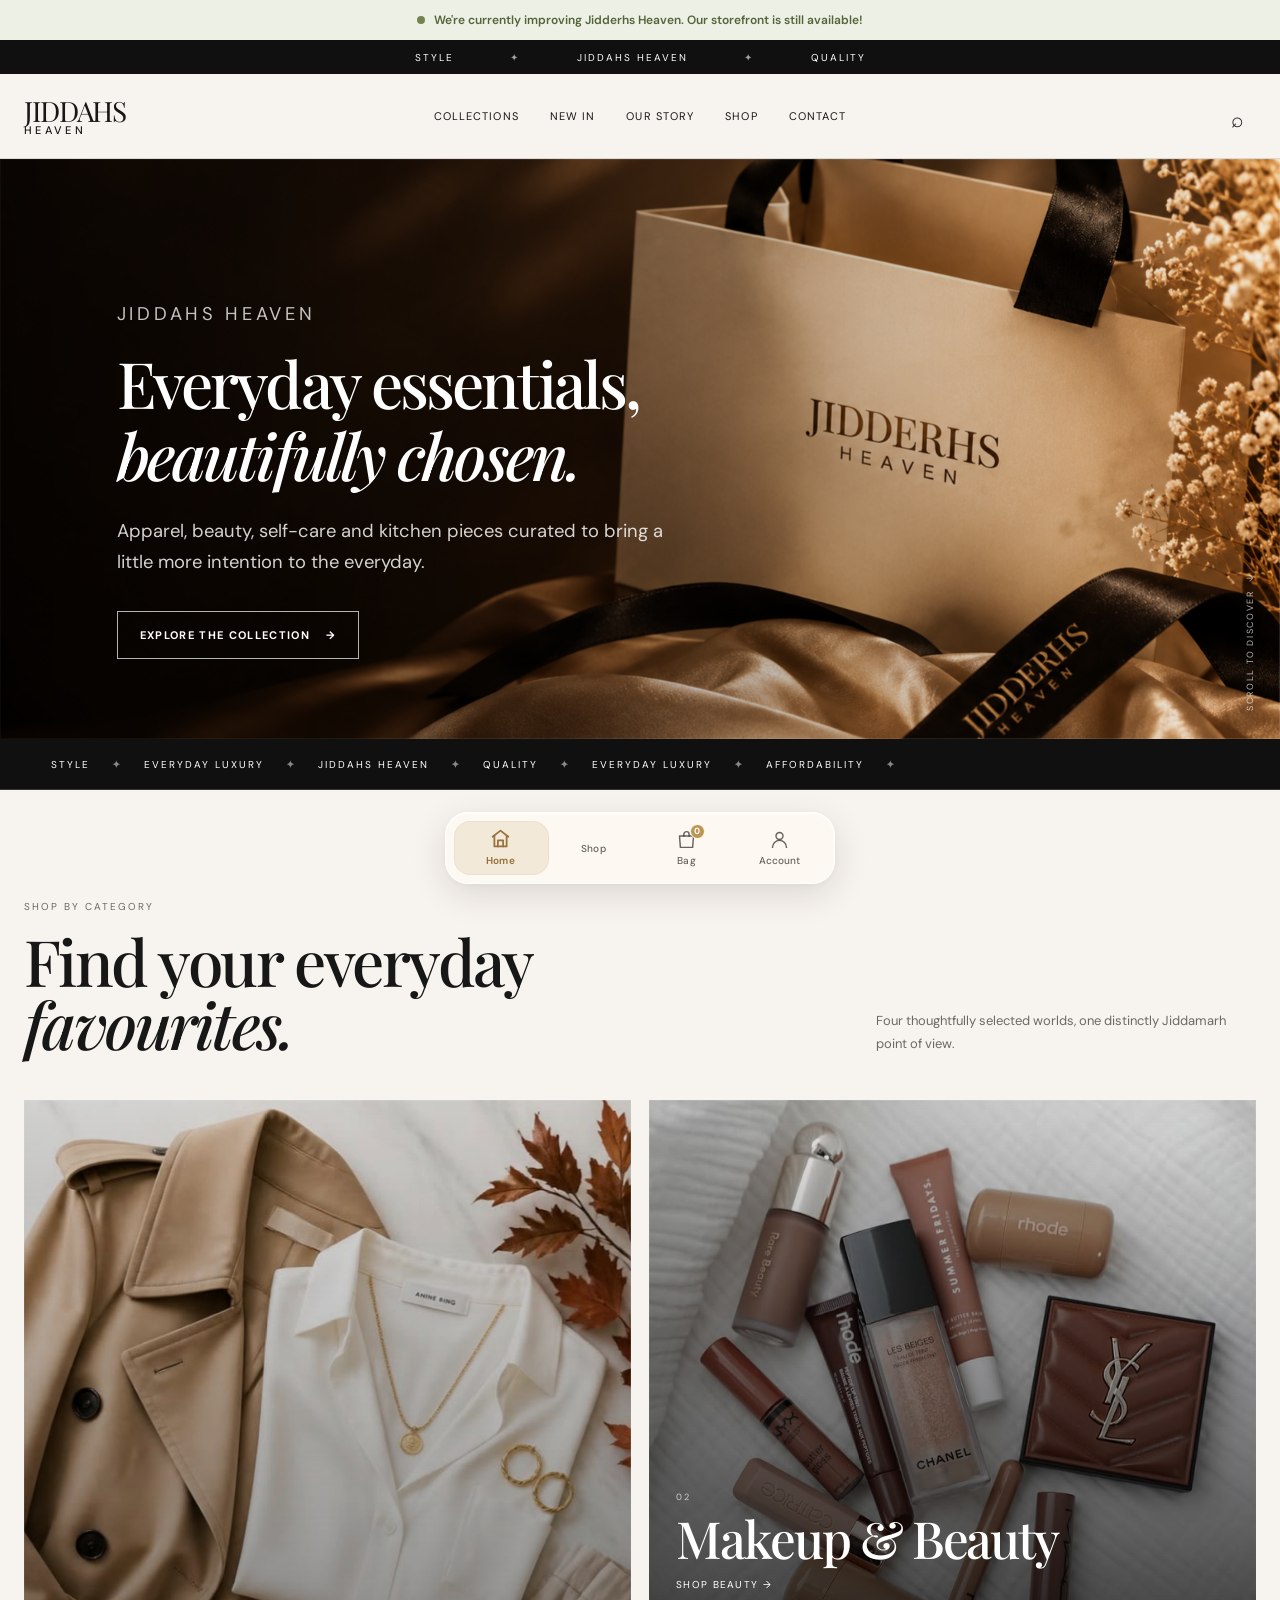
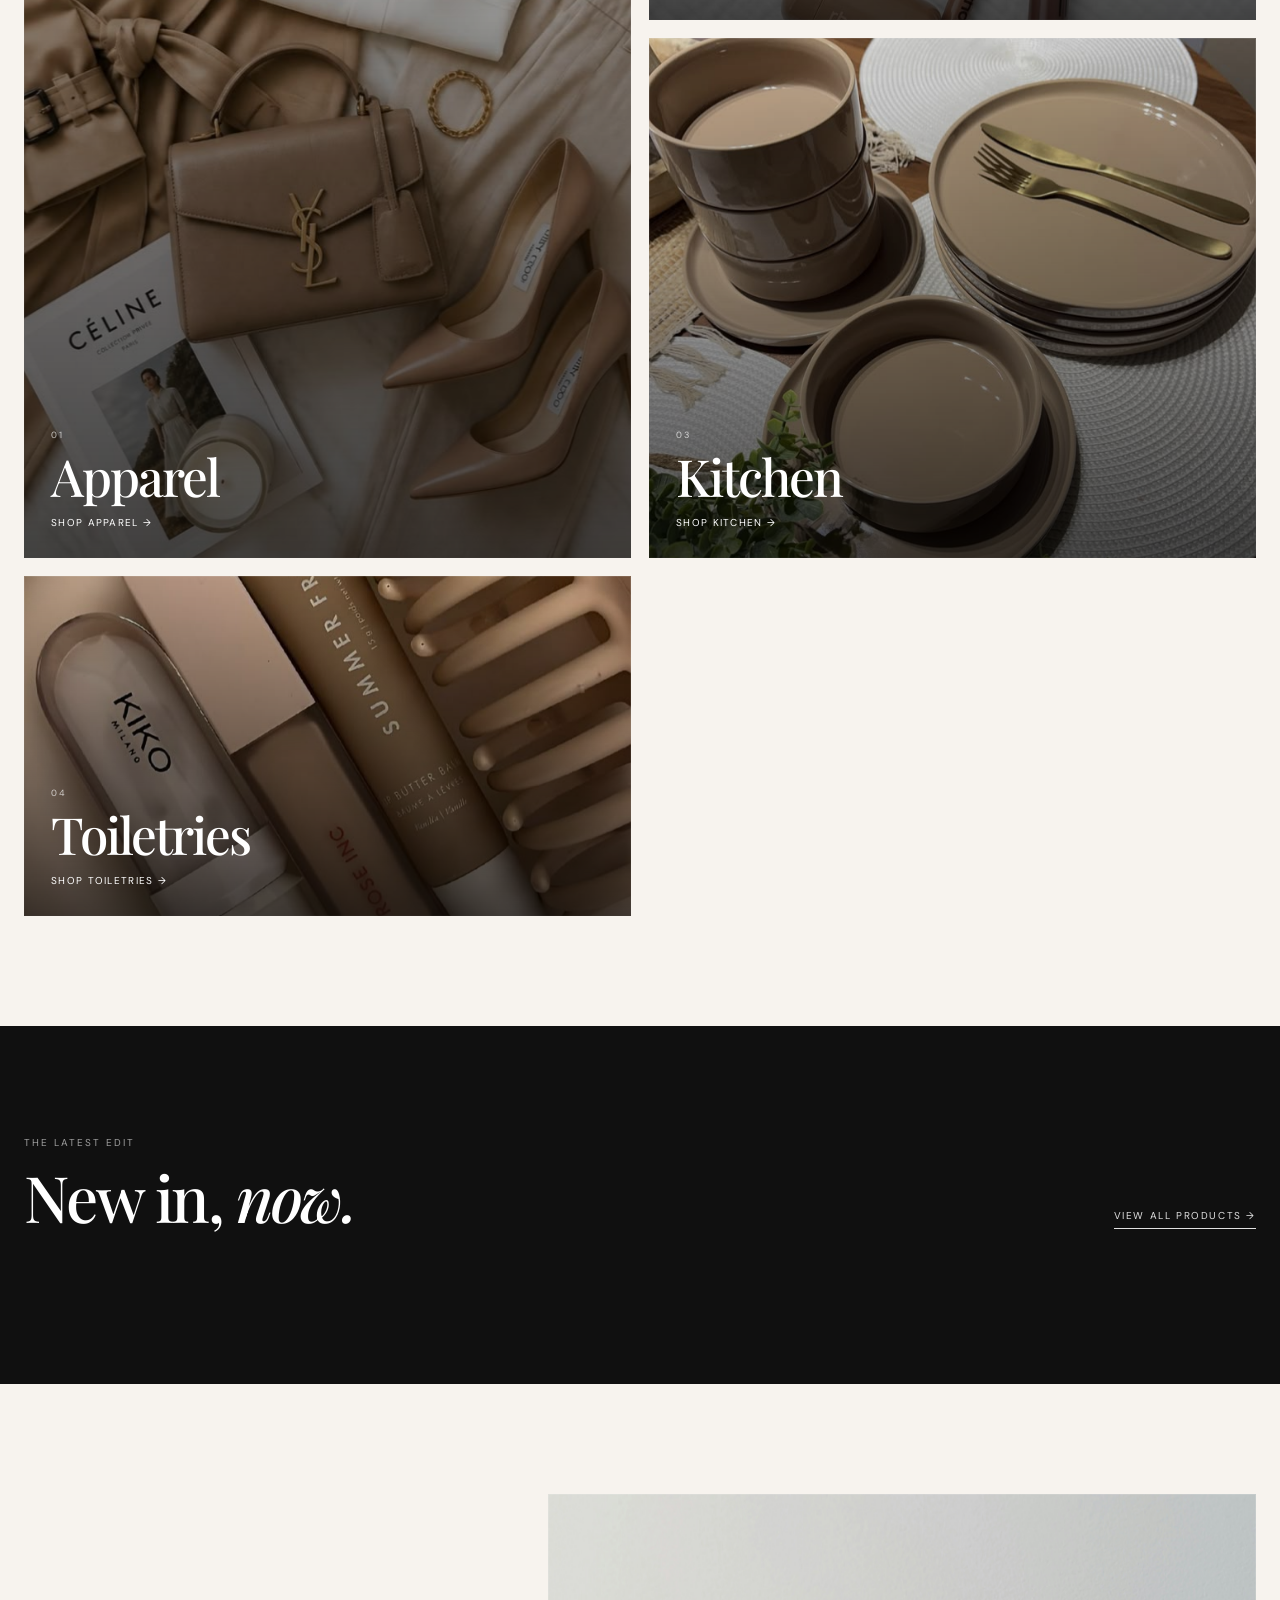
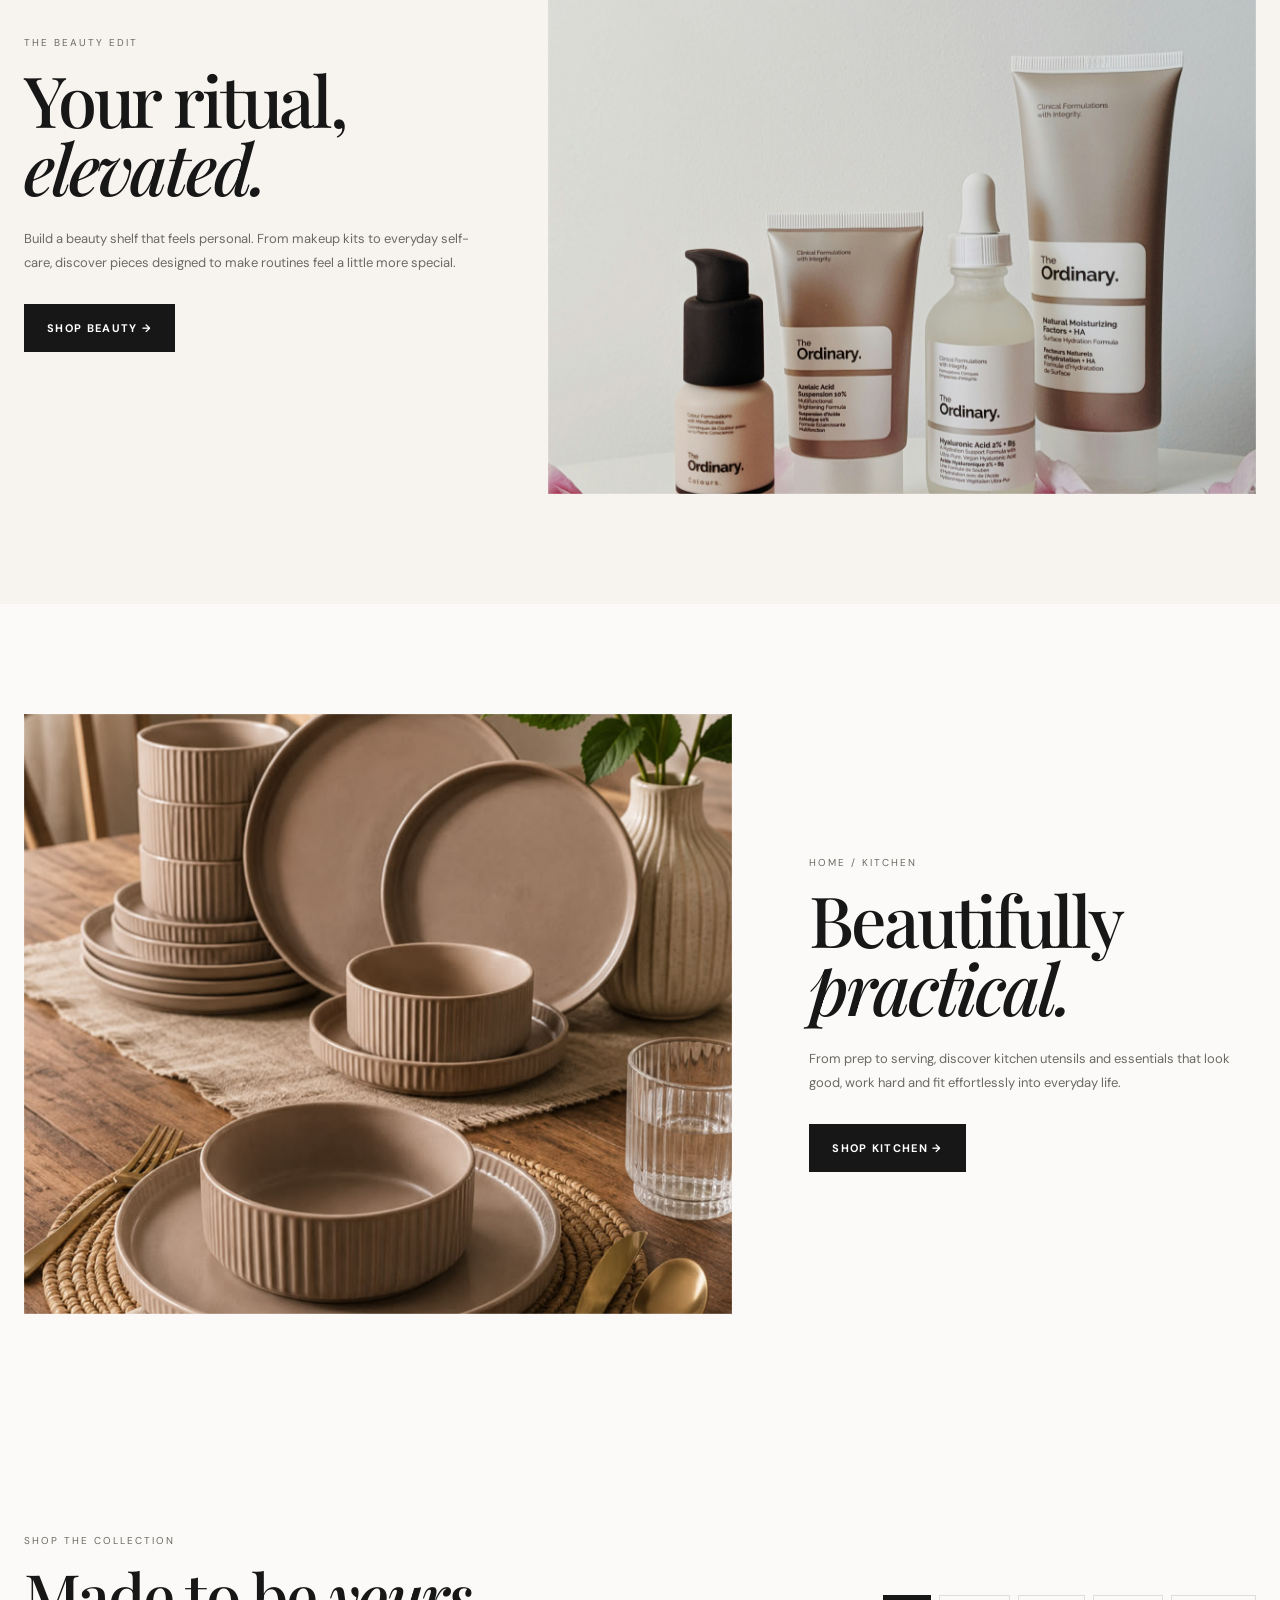
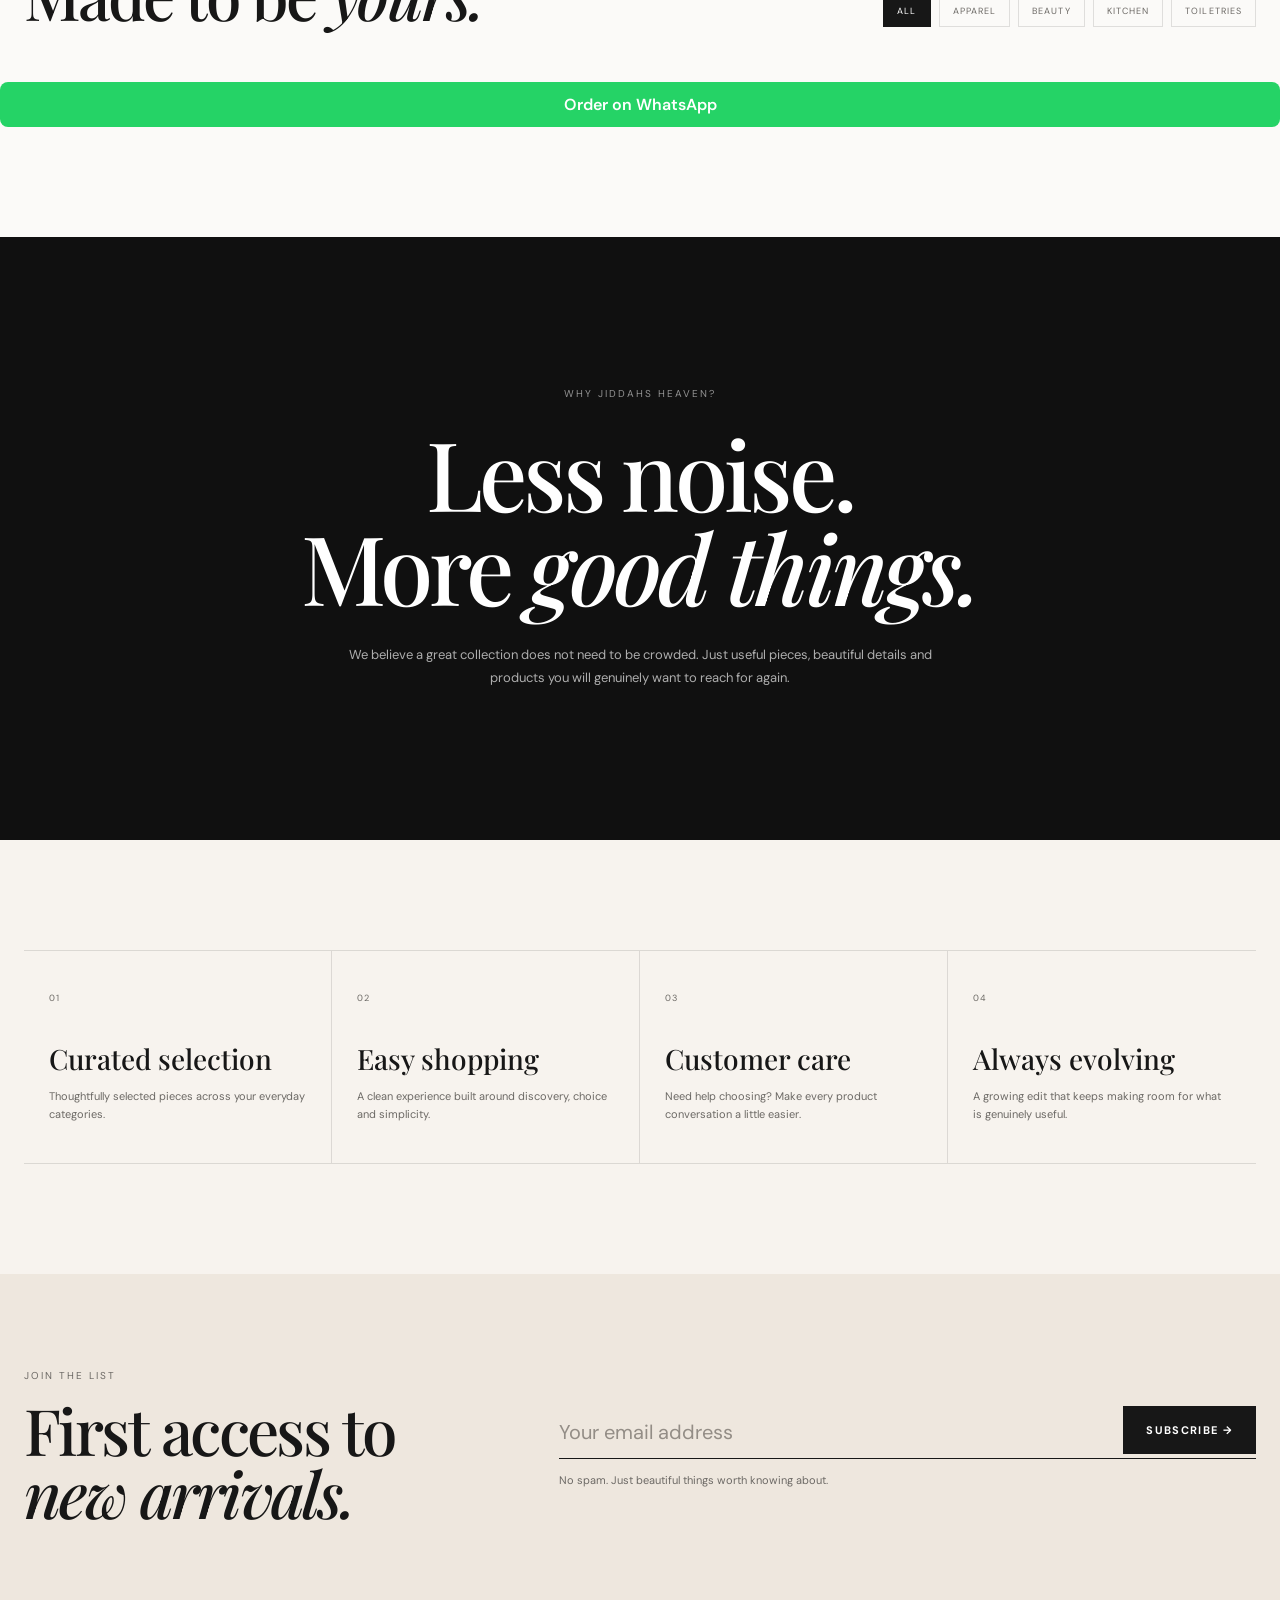
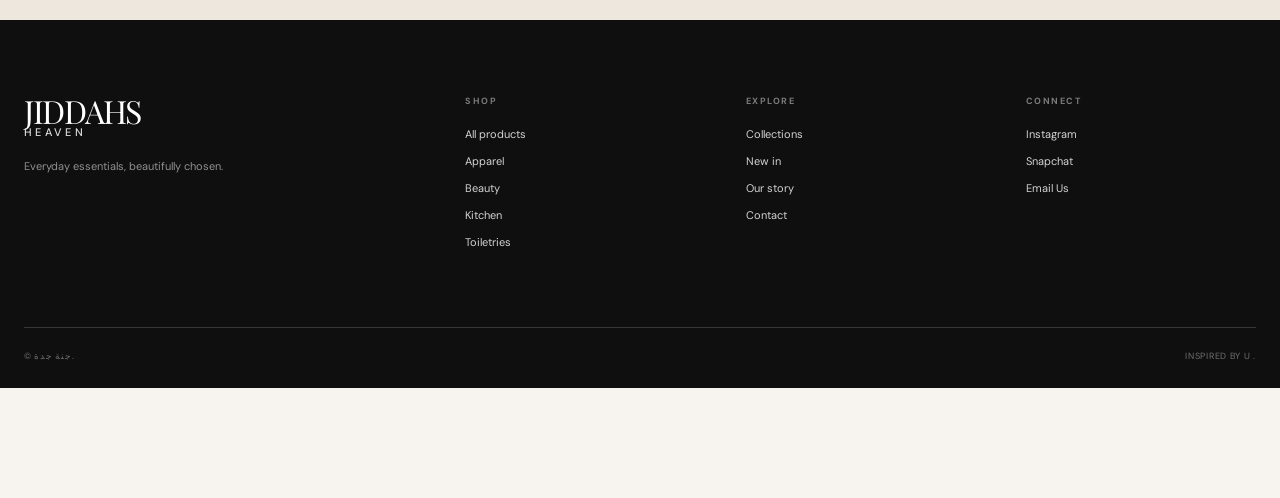
<file: index.html>
<!DOCTYPE html>
<html lang="en">
<head>
  <meta charset="UTF-8" />
  <meta name="viewport" content="width=device-width, initial-scale=1.0" />
  <meta name="description" content="All by Jiddamarh — premium apparel, kitchen essentials, toiletries and makeup kits." />
  <title>Jiddahs Heaven</title>

  <!-- Premium, freely available Google Fonts -->
  <link rel="preconnect" href="https://fonts.googleapis.com" />
  <link rel="preconnect" href="https://fonts.gstatic.com" crossorigin />
  <link href="https://fonts.googleapis.com/css2?family=DM+Sans:wght@400;500;600;700&family=Playfair+Display:ital,wght@0,500;0,600;1,500;1,600&display=swap" rel="stylesheet" />

  <link rel="stylesheet" href="assets/css/style.css" />
</head>
<body>

<!-- MAINTENANCE NOTICE -->
<div class="jh-maintenance-banner">
    <span class="jh-maintenance-dot"></span>
    <span>
        We're currently improving Jidderhs Heaven.
        Our storefront is still available!
    </span>
</div>


<!-- MAINTENANCE POPUP -->
<div class="jh-maintenance-overlay" id="maintenancePopup">

    <div class="jh-maintenance-modal">

        <div class="jh-maintenance-icon">
            ⚙️
        </div>

        <span class="jh-maintenance-label">
            TEMPORARILY UNAVAILABLE
        </span>

        <h2>We're making improvements!</h2>

        <p>
            This section of Jidderhs Heaven is currently
            undergoing maintenance.
        </p>

        <p>
            You can still explore our storefront and
            browse our available products.
        </p>

        <button onclick="closeMaintenancePopup()">
            Continue Shopping
        </button>

        <small>Thank you for your patience.</small>

    </div>

</div>
  <!-- ==================== ANNOUNCEMENT BAR ==================== -->
  <div class="announcement-bar">
    <div class="container announcement-inner">
      <span>STYLE</span>
      <span class="announcement-dot">✦</span>
      <span>JIDDAHS HEAVEN</span>
      <span class="announcement-dot">✦</span>
      <span>QUALITY</span>
    </div>
  </div>

  <!-- ==================== HEADER ==================== -->
  <header class="site-header" id="top">
    <div class="container nav-wrap">
      <button class="icon-button menu-toggle" id="menuToggle" aria-label="Open navigation" aria-expanded="false">
        <span></span><span></span><span></span>
      </button>

      <a href="#top" class="brand" aria-label="JIDDAHS HEAVEN home">
        <span class="brand-all">JIDDAHS</span>
        <span class="brand-name">HEAVEN</span>
      </a>

      <nav class="desktop-nav" aria-label="Main navigation">
        <a href="#collections">Collections</a>
        <a href="#new-in">New In</a>
        <a href="#story">Our story</a>
        <a href="./profile.html">shop</a>
        <a href="#contact">Contact</a>
      </nav>

      <div class="nav-actions">
        <button class="icon-button" id="searchToggle" aria-label="Open search" aria-expanded="false">⌕</button>
        
      </div>
    </div>

    <!-- Mobile navigation -->
    <div class="mobile-nav" id="mobileNav">
      <a href="#collections">Collections</a>
      <a href="#new-in">New In</a>
      <a href="#story">Our Story</a>
      <a href="#shop">Shop</a>
      <a href="#contact">Contact</a>
    </div>

    <!-- Search panel -->
    <div class="search-panel" id="searchPanel">
      <div class="container search-inner">
        <label for="searchInput">Search the collection</label>
        <div class="search-row">
          <input id="searchInput" type="search" placeholder="Try “body mist”, “dress”, or “kitchen”..." autocomplete="off" />
          <button class="search-close" id="searchClose" aria-label="Close search">×</button>
        </div>
        <p id="searchHint">Start typing to filter products.</p>
      </div>
    </div>
  </header>

  <main>
    <!-- ==================== HERO ==================== -->
    <section class="hero">
      <div class="image-slot hero-media">
        <img
          class="slot-image"
          src="assets/images/herobanner.jpg"
          alt="Skincare and everyday beauty essentials"
          fetchpriority="high"
        >
      </div>

      <div class="hero-shade"></div>

      <div class="container hero-content">
        <p class="eyebrow eyebrow-light">Jiddahs heaven</p>
        <h1>Everyday essentials,<br /><em>beautifully chosen.</em></h1>
        <p class="hero-text">
          Apparel, beauty, self-care and kitchen pieces curated to bring a little more
          intention to the everyday.
        </p>
        <a class="button button-light" href="#shop">Explore the collection <span>→</span></a>
      </div>

      <div class="hero-scroll">SCROLL TO DISCOVER <span>↓</span></div>
    </section>

    <!-- ==================== MARQUEE ==================== -->
    <section class="marquee" aria-label="Brand statement">
      <div class="marquee-track">
        <span> STYLE</span><b>✦</b>
        <span>EVERYDAY LUXURY</span><b>✦</b>
        <span>JIDDAHS HEAVEN</span><b>✦</b>
        <span>QUALITY</span><b>✦</b>
        <span>EVERYDAY LUXURY</span><b>✦</b>
        <span>AFFORDABILITY</span><b>✦</b>
      </div>
    </section>

    <!-- ==================== CATEGORY COLLECTIONS ==================== -->
    <section class="section section-cream" id="collections">
      <div class="container">
        <div class="section-heading split-heading">
          <div>
            <p class="eyebrow">SHOP BY CATEGORY</p>
            <h2>Find your everyday<br /><em>favourites.</em></h2>
          </div>
          <p class="heading-note">
            Four thoughtfully selected worlds, one distinctly Jiddamarh point of view.
          </p>
        </div>

        <div class="category-grid">
          <a href="#productCollection" class="category-card category-large" data-category-link="apparel">
            <div class="image-slot category-media">
              <img class="slot-image" src="assets/images/apparel.jpg" alt="Apparel collection" loading="lazy">
            </div>
            <div class="category-overlay"></div>
            <div class="category-content">
              <small>01</small>
              <h3>Apparel</h3>
              <span>Shop apparel →</span>
            </div>
          </a>

          <a href="#productCollection" class="category-card" data-category-link="beauty">
            <div class="image-slot category-media">
              <img class="slot-image" src="assets/images/beautyandmakeup.jpg" alt="Makeup and beauty products" loading="lazy">
            </div>
            <div class="category-overlay"></div>
            <div class="category-content">
              <small>02</small>
              <h3>Makeup &amp; Beauty</h3>
              <span>Shop beauty →</span>
            </div>
          </a>

          <a href="#productCollection" class="category-card" data-category-link="kitchen">
            <div class="image-slot category-media">
              <img class="slot-image" src="assets/images/kitchenutensils.jpg" alt="Kitchen utensils and essentials" loading="lazy">
            </div>
            <div class="category-overlay"></div>
            <div class="category-content">
              <small>03</small>
              <h3>Kitchen</h3>
              <span>Shop kitchen →</span>
            </div>
          </a>

          <a href="#productCollection" class="category-card" data-category-link="toiletries">
            <div class="image-slot category-media">
              <img class="slot-image" src="assets/images/toiletries.jpg" alt="Face mask and toiletries" loading="lazy">
            </div>
            <div class="category-overlay"></div>
            <div class="category-content">
              <small>04</small>
              <h3>Toiletries</h3>
              <span>Shop toiletries →</span>
            </div>
          </a>
        </div>
      </div>
    </section>

    <!-- ==================== NEW IN ==================== -->
    <section class="section section-dark" id="new-in">
      <div class="container">
        <div class="section-heading light-heading">
          <div>
            <p class="eyebrow eyebrow-light">THE LATEST EDIT</p>
            <h2>New in, <em>now.</em></h2>
          </div>
          <a href="#productCollection" class="text-link text-link-light">View all products →</a>
        </div>

        <div class="product-grid product-grid-dark" id="featuredProducts"></div>
      </div>
    </section>

    <!-- ==================== EDITORIAL BEAUTY ==================== -->
    <section class="section section-cream" id="story">
      <div class="container editorial-grid">
        <div class="editorial-copy">
          <p class="eyebrow">THE BEAUTY EDIT</p>
          <h2>Your ritual,<br /><em>elevated.</em></h2>
          <p>
            Build a beauty shelf that feels personal. From makeup kits to everyday
            self-care, discover pieces designed to make routines feel a little more special.
          </p>
          <button class="button button-dark jump-filter" data-jump-filter="beauty">Shop beauty →</button>
        </div>

        <div class="image-slot editorial-media">
          <img class="slot-image" src="assets/images/beautyessentials.jpg" alt="Beauty and skincare essentials" loading="lazy">
        </div>
      </div>
    </section>

    <!-- ==================== EDITORIAL KITCHEN ==================== -->
    <section class="section section-white">
      <div class="container editorial-grid editorial-grid-reverse">
        <div class="image-slot editorial-media">
          <img class="slot-image" src="assets/images/kitchenessentials.jpg" alt="Kitchen utensils and serving essentials" loading="lazy">
        </div>

        <div class="editorial-copy">
          <p class="eyebrow">HOME / KITCHEN</p>
          <h2>Beautifully<br /><em>practical.</em></h2>
          <p>
            From prep to serving, discover kitchen utensils and essentials that look good,
            work hard and fit effortlessly into everyday life.
          </p>
          <button class="button button-dark jump-filter" data-jump-filter="kitchen">Shop kitchen →</button>
        </div>
      </div>
    </section>

    <!-- ==================== ALL PRODUCTS ==================== -->
    <section class="section section-white" id="shop">
      <div class="container" id="productCollection">
        <div class="section-heading products-heading">
          <div>
            <p class="eyebrow">SHOP THE COLLECTION</p>
            <h2>Made to be <em>yours.</em></h2>
          </div>

          <div class="filter-wrap" id="filters">
            <button class="filter-button active" data-filter="all">All</button>
            <button class="filter-button" data-filter="apparel">Apparel</button>
            <button class="filter-button" data-filter="beauty">Beauty</button>
            <button class="filter-button" data-filter="kitchen">Kitchen</button>
            <button class="filter-button" data-filter="toiletries">Toiletries</button>
          </div>
        </div>

        <div class="product-grid product-grid-light" id="allProducts"></div>
      </div>
      
      <a
  href="https://wa.me/+2348145173862?text=Hello%20Jiddah's%20Heaven!%20I%20want%20to%20order%20the%20Face%20Mask."
  class="whatsapp-order-btn"
  target="_blank"
  rel="noopener noreferrer"
>
  Order on WhatsApp
      </a>
    </section>

    <!-- ==================== BRAND STATEMENT ==================== -->
    <section class="statement">
      <div class="container statement-inner">
        <p class="eyebrow eyebrow-light">WHY JIDDAHS HEAVEN?</p>
        <h2>Less noise.<br />More <em>good things.</em></h2>
        <p>
          We believe a great collection does not need to be crowded. Just useful pieces,
          beautiful details and products you will genuinely want to reach for again.
        </p>
      </div>
    </section>

    <!-- ==================== TRUST / SERVICE ==================== -->
    <section class="section section-cream">
      <div class="container service-grid">
        <div class="service-card">
          <span>01</span>
          <h3>Curated selection</h3>
          <p>Thoughtfully selected pieces across your everyday categories.</p>
        </div>
        <div class="service-card">
          <span>02</span>
          <h3>Easy shopping</h3>
          <p>A clean experience built around discovery, choice and simplicity.</p>
        </div>
        <div class="service-card">
          <span>03</span>
          <h3>Customer care</h3>
          <p>Need help choosing? Make every product conversation a little easier.</p>
        </div>
        <div class="service-card">
          <span>04</span>
          <h3>Always evolving</h3>
          <p>A growing edit that keeps making room for what is genuinely useful.</p>
        </div>
      </div>
    </section>

    <!-- ==================== NEWSLETTER ==================== -->
    <section class="newsletter" id="contact">
      <div class="container newsletter-inner">
        <div>
          <p class="eyebrow">JOIN THE LIST</p>
          <h2>First access to<br /><em>new arrivals.</em></h2>
        </div>

        <form class="newsletter-form" id="newsletterForm">
          <div class="newsletter-input-row">
            <input id="emailInput" type="email" placeholder="Your email address" aria-label="Your email address" required />
            <button type="submit" class="button button-dark">Subscribe →</button>
          </div>
          <p id="newsletterMessage">No spam. Just beautiful things worth knowing about.</p>
        </form>
      </div>
    </section>
  </main>

  <!-- ==================== FOOTER ==================== -->
  <footer class="site-footer">
    <div class="container footer-grid">
      <div class="footer-brand">
        <a href="#top" class="brand footer-brand-logo">
          <span class="brand-all">JIDDAHS</span>
          <span class="brand-name">HEAVEN</span>
        </a>
        <p>Everyday essentials, beautifully chosen.</p>
      </div>

      <div class="footer-column">
        <h4>Shop</h4>
        <a href="#productCollection">All products</a>
        <a href="#productCollection" data-footer-filter="apparel">Apparel</a>
        <a href="#productCollection" data-footer-filter="beauty">Beauty</a>
        <a href="#productCollection" data-footer-filter="kitchen">Kitchen</a>
        <a href="#productCollection" data-footer-filter="toiletries">Toiletries</a>
      </div>

      <div class="footer-column">
        <h4>Explore</h4>
        <a href="#collections">Collections</a>
        <a href="#new-in">New in</a>
        <a href="#story">Our story</a>
        <a href="#contact">Contact</a>
      </div>

      <div class="footer-column">
        <h4>Connect</h4>
        <!-- Replace these URLs with the real brand accounts -->
        <a href="https://www.instagram.com/jiddahs_heaven?obrf=MTF4aGk0cGVwYTE3NA==" target="_blank" rel="noopener noreferrer">Instagram</a>
        <a href="https://www.snapchat.com/add/jidderh_bamalli?share_id=fnV2LYPINxI&locale=en-US" target="_blank" rel=noopener noreferrer">Snapchat</a>
        <a href="mailto:Hauwaubamalliyahya@gmail.com">
  Email Us
        </a>
      </div>
    </div>

    <div class="container footer-bottom">
      <span>© <span id="year"></span> جنة جدة.</span>
      <span>inspired by u .</span>
    </div>
  </footer>

  <!-- ==================== SEARCH RESULTS TOAST ==================== -->
  <div class="toast" id="toast" role="status" aria-live="polite"></div>

  <!-- ==================== CART DRAWER ==================== -->
  <div class="cart-overlay" id="cartOverlay"></div>
  <aside class="cart-drawer" id="cartDrawer" aria-label="Shopping bag">
    <div class="cart-header">
      <div>
        <p class="eyebrow">YOUR BAG</p>
        <h2>Shopping bag</h2>
      </div>
      <button class="icon-button cart-close" id="cartClose" aria-label="Close shopping bag">×</button>
    </div>

    <div class="cart-items" id="cartItems"></div>

    <div class="cart-footer">
      <div class="cart-total-row">
        <span>Subtotal</span>
        <strong id="cartSubtotal">₦0</strong>
      </div>
      <p class="cart-note">Checkout is a front-end demo. Connect this button to your preferred payment/cart backend.</p>
      <button class="button button-dark button-full" id="checkoutButton">Proceed to checkout</button>
    </div>
  </aside>

<!-- JIDDERHS HEAVEN — PREMIUM BOTTOM NAV -->
<nav class="jh-bottom-nav"
     id="jhBottomNav"
     data-active="home"
     aria-label="Main navigation">

  <button class="jh-nav-item is-active"
          type="button"
          data-jh-tab="home"
          aria-label="Home"
          aria-current="page">

    <svg viewBox="0 0 24 24" aria-hidden="true">
      <path d="m3 10 9-7 9 7"/>
      <path d="M5 9v12h14V9"/>
      <path d="M9 21v-7h6v7"/>
    </svg>

    <span>Home</span>
  </button>

  <button class="jh-nav-item"
          type="button"
          
    <svg viewBox="0 0 24 24" aria-hidden="true">
      <path d="M4 8h16l-1 13H5L4 8Z"/>
      <path d="M9 8V6a3 3 0 0 1 6 0v2"/>
    </svg>
 <a href="./profile.html"></a>
    <span>Shop</span>
  </button>

  <button class="jh-nav-item"
          type="button"
          data-jh-tab="bag"
          aria-label="Shopping bag">

    <span class="jh-bag-icon">
      <svg viewBox="0 0 24 24" aria-hidden="true">
      <path d="M4 8h16l-1 13H5L4 8Z"/>
      <path d="M9 8V6a3 3 0 0 1 6 0v2"/>
    </svg>

      <span id="jhBottomBagCount"
            class="jh-bottom-bag-count">0</span>
    </span>

    <span>Bag</span>
  </button>

  <button class="jh-nav-item"
          type="button"
          data-jh-tab="account"
          aria-label="Account">

    <svg viewBox="0 0 24 24" aria-hidden="true">
      <circle cx="12" cy="8" r="4"/>
      <path d="M4 21a8 8 0 0 1 16 0"/>
    </svg>

    <span>Account</span>
  </button>

</nav>

<!-- =====================================
     JIDDERHS HEAVEN — ACCOUNT PANEL
====================================== -->

<div
  class="account-overlay"
  id="accountOverlay"
  aria-hidden="true"
></div>

<section
  class="account-panel"
  id="accountPanel"
  role="dialog"
  aria-modal="true"
  aria-labelledby="accountTitle"
  aria-hidden="true"
>
  <div class="account-panel-handle"></div>

  <header class="account-panel-header">
    <div>
      <span class="account-eyebrow">JIDDERHS HEAVEN</span>

      <h2 id="accountTitle">Your Account</h2>

      <p>Your essentials, all in one place.</p>
    </div>

    <button
      class="account-close"
      id="accountClose"
      type="button"
      aria-label="Close account panel"
    >
      &times;
    </button>
  </header>

  <!-- Guest account card -->
  <div class="account-welcome">
    <div class="account-avatar" aria-hidden="true">JH</div>

    <div class="account-welcome-text">
      <h3>Welcome to Jidderhs Heaven</h3>
      <p>Sign in to access your personal account.</p>
    </div>
  </div>

  <a class="account-signin" href="login.html">
    <span>Sign in / Create account</span>
    <span aria-hidden="true">↗</span>
  </a>

  <!-- Account options -->
  <div class="account-menu-section">
    <span class="account-section-label">YOUR ACCOUNT</span>

    <a class="account-menu-item" href="profile.html">
      <span class="account-menu-icon" aria-hidden="true">♙</span>

      <span class="account-menu-copy">
        <strong>My Profile</strong>
        <small>Personal details and delivery address</small>
      </span>

      <span class="account-arrow" aria-hidden="true">›</span>
    </a>

    <button
      class="account-menu-item"
      type="button"
      data-account-feature="orders"
    >
      <span class="account-menu-icon" aria-hidden="true">▤</span>

      <span class="account-menu-copy">
        <strong>My Orders</strong>
        <small>Track purchases and order status</small>
      </span>

      <span class="account-arrow" aria-hidden="true">›</span>
    </button>

    <button
      class="account-menu-item"
      type="button"
      data-account-feature="notifications"
    >
      <span class="account-menu-icon" aria-hidden="true">♧</span>

      <span class="account-menu-copy">
        <strong>Notifications</strong>
        <small>Order updates and important alerts</small>
      </span>

      <span class="account-arrow" aria-hidden="true">›</span>
    </button>
  </div>

  <div class="account-menu-section">
    <span class="account-section-label">PREFERENCES & SUPPORT</span>

    <button
      class="account-menu-item"
      type="button"
      data-account-feature="settings"
    >
      <span class="account-menu-icon" aria-hidden="true">⚙</span>

      <span class="account-menu-copy">
        <strong>Settings & Security</strong>
        <small>Manage your account preferences</small>
      </span>

      <span class="account-arrow" aria-hidden="true">›</span>
    </button>

    <button
      class="account-menu-item"
      type="button"
      data-account-feature="support"
    >
      <span class="account-menu-icon" aria-hidden="true">♡</span>

      <span class="account-menu-copy">
        <strong>Help & Support</strong>
        <small>We're here to help</small>
      </span>

      <span class="account-arrow" aria-hidden="true">›</span>
    </button>
  </div>

  <footer class="account-panel-footer">
    <span>Thoughtfully selected. Beautifully yours.</span>
  </footer>
</section>

  <script type="module" src="./assets/javascript/index.js"></script>
</body>
</html>
</file>
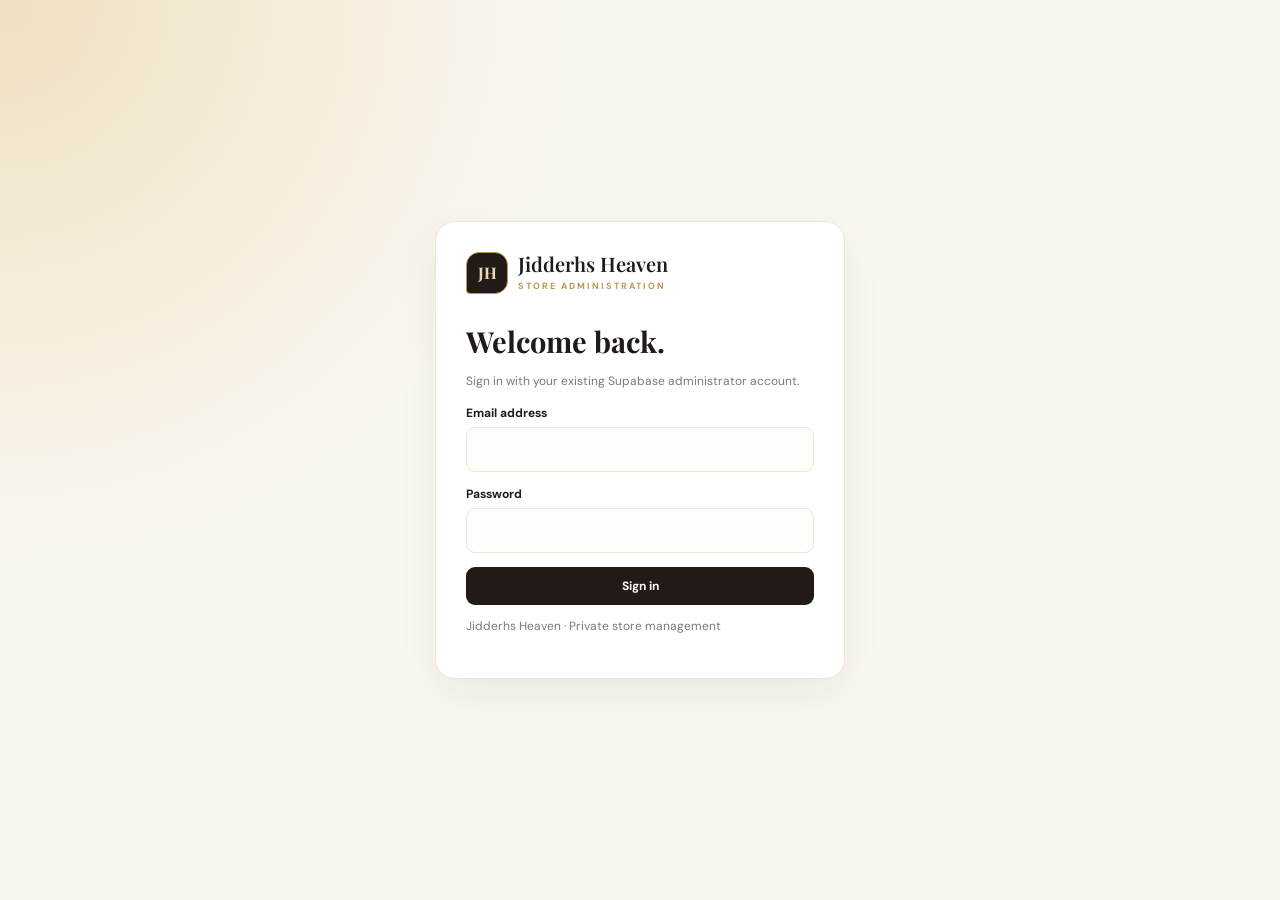
<file: admin.html>
<!DOCTYPE html>
<html lang="en">
<head>
  <meta charset="UTF-8">
  <meta name="viewport" content="width=device-width, initial-scale=1.0">
  <meta name="theme-color" content="#211a17">
  <title>Jidderhs Heaven | Admin</title>
  <link rel="preconnect" href="https://fonts.googleapis.com">
  <link rel="preconnect" href="https://fonts.gstatic.com" crossorigin>
  <link href="https://fonts.googleapis.com/css2?family=DM+Sans:wght@400;500;600;700&family=Playfair+Display:wght@500;600;700&display=swap" rel="stylesheet">
  <style>
    :root {
      --ink: #211a17;
      --gold: #bd9653;
      --cream: #faf7f1;
      --white: #fff;
      --line: #eee6da;
      --muted: #81776f;
      --green: #267a55;
      --red: #b53e3e;
    }
    * { box-sizing: border-box; }
    body { margin: 0; background: var(--cream); color: var(--ink); font-family: "DM Sans", sans-serif; }
    button, input, select, textarea { font: inherit; }
    button { cursor: pointer; }
    [hidden] { display: none !important; }
    .brand { display: flex; align-items: center; gap: 10px; }
    .brand-mark { display: grid; place-items: center; width: 42px; height: 42px; flex-shrink: 0; border: 1px solid var(--gold); border-radius: 13px 13px 13px 4px; color: #ead9b7; background: var(--ink); font: 700 16px "Playfair Display", serif; }
    .brand-name { margin: 0; color: var(--ink); font: 600 20px/1.1 "Playfair Display", serif; }
    .brand-name small { display: block; margin-top: 5px; color: var(--gold); font: 700 9px "DM Sans", sans-serif; letter-spacing: 2px; text-transform: uppercase; }
    .login-screen { min-height: 100vh; display: grid; place-items: center; padding: 20px; background: radial-gradient(circle at top left, #efe0c1, transparent 36%), var(--cream); }
    .login-card { width: min(100%, 410px); padding: 30px; border: 1px solid var(--line); border-radius: 20px; background: var(--white); box-shadow: 0 15px 40px #211a1710; }
    .login-card .brand { margin-bottom: 28px; }
    h1, h2, h3 { font-family: "Playfair Display", serif; }
    .login-card h1 { margin: 0 0 8px; font-size: 29px; }
    .muted, .hint { color: var(--muted); }
    .hint { font-size: 12px; line-height: 1.6; }
    .field { display: grid; gap: 6px; margin: 14px 0; }
    .field label { font-size: 12px; font-weight: 700; }
    input, select, textarea { width: 100%; min-width: 0; padding: 11px 12px; border: 1px solid var(--line); border-radius: 9px; background: #fffdfa; color: var(--ink); }
    input:focus, select:focus, textarea:focus { outline: 2px solid #bd965355; border-color: var(--gold); }
    .btn { display: inline-flex; align-items: center; justify-content: center; gap: 7px; padding: 10px 14px; border: 1px solid transparent; border-radius: 9px; font-size: 12px; font-weight: 700; }
    .btn-primary { color: white; background: var(--ink); }
    .btn-gold { color: var(--ink); background: #ead9b7; }
    .btn-light { border-color: var(--line); color: var(--ink); background: white; }
    .btn-danger { border-color: #f0d8d3; color: var(--red); background: #fff0ed; }
    .wide { width: 100%; }
    .message { margin: 12px 0; padding: 10px 12px; border-radius: 8px; font-size: 12px; line-height: 1.5; }
    .message.error { color: var(--red); background: #fff0ed; }
    .message.success { color: var(--green); background: #e9f5ee; }
    #app { display: grid; grid-template-columns: 235px minmax(0, 1fr); min-height: 100vh; }
    .sidebar { position: sticky; top: 0; display: flex; flex-direction: column; height: 100vh; padding: 23px 15px; color: white; background: var(--ink); }
    .sidebar .brand { padding: 0 5px 22px; border-bottom: 1px solid #ffffff20; }
    .sidebar .brand-name { color: #fffaf3; font-size: 18px; }
    .sidebar .brand-name small { color: #ead9b7; }
    .nav-title { margin: 22px 10px 9px; color: #b9a99a; font-size: 9px; font-weight: 700; letter-spacing: 1.5px; text-transform: uppercase; }
    .nav { display: grid; gap: 5px; }
    .nav button { width: 100%; padding: 12px; border: 1px solid transparent; border-radius: 9px; color: #ddd1c5; background: transparent; text-align: left; font-size: 12px; }
    .nav button:hover, .nav button.active { border-color: #bd965344; color: white; background: #bd965522; }
    .side-note { margin-top: auto; padding: 13px; border: 1px solid #ffffff20; border-radius: 10px; color: #cbbdb0; font-size: 10px; line-height: 1.6; }
    .side-note strong { display: block; margin-bottom: 4px; color: #ead9b7; font: 600 14px "Playfair Display", serif; }
    .main { min-width: 0; padding: 0 25px 35px; }
    .topbar { display: flex; align-items: center; justify-content: space-between; gap: 12px; min-height: 82px; margin-bottom: 24px; border-bottom: 1px solid var(--line); }
    .topbar h1 { margin: 0; font-size: 25px; }
    .top-actions { display: flex; gap: 8px; }
    .page { display: none; }
    .page.active { display: block; }
    .intro { display: flex; align-items: flex-start; justify-content: space-between; gap: 12px; margin-bottom: 18px; }
    .intro h2 { margin: 0 0 5px; font-size: 22px; }
    .intro p { margin: 0; color: var(--muted); font-size: 12px; line-height: 1.6; }
    .cards { display: grid; grid-template-columns: repeat(4, minmax(0, 1fr)); gap: 12px; margin-bottom: 18px; }
    .card, .panel { min-width: 0; padding: 17px; border: 1px solid var(--line); border-radius: 13px; background: var(--white); box-shadow: 0 5px 18px #211a1706; }
    .card p { margin: 0 0 9px; color: var(--muted); font-size: 11px; }
    .card strong { font: 600 25px "Playfair Display", serif; overflow-wrap: anywhere; }
    .panel { margin-bottom: 16px; padding: 0; overflow: hidden; }
    .panel-head { padding: 16px 17px; border-bottom: 1px solid var(--line); }
    .panel-head h3 { margin: 0; font-size: 17px; }
    .panel-body { padding: 16px 17px; }
    .toolbar { display: flex; gap: 9px; margin-bottom: 13px; }
    .toolbar input { max-width: 340px; }
    .toolbar select { max-width: 190px; }
    .form-grid { display: grid; grid-template-columns: repeat(2, minmax(0, 1fr)); gap: 0 13px; }
    .form-grid .field { margin: 7px 0 12px; }
    .full { grid-column: 1 / -1; }
    .form-actions { display: flex; gap: 8px; flex-wrap: wrap; margin-top: 5px; }
    .check-row { display: flex; align-items: center; gap: 8px; margin: 8px 0 13px; font-size: 12px; }
    .check-row input { width: auto; accent-color: var(--gold); }
    .table-wrap { overflow-x: auto; }
    table { width: 100%; border-collapse: collapse; text-align: left; white-space: nowrap; }
    th { padding: 12px 14px; color: var(--muted); background: #fcfaf6; font-size: 9px; letter-spacing: .6px; text-transform: uppercase; }
    td { padding: 12px 14px; border-top: 1px solid #f1ece4; font-size: 11px; vertical-align: middle; }
    .small { display: block; margin-top: 4px; color: var(--muted); font-size: 10px; white-space: normal; }
    .badge { display: inline-block; padding: 5px 8px; border-radius: 30px; color: var(--green); background: #e9f5ee; font-size: 10px; font-weight: 700; }
    .badge.off, .badge.failed, .badge.cancelled { color: var(--red); background: #fff0ed; }
    .badge.pending, .badge.low { color: #94671d; background: #fff5dc; }
    .row-buttons { display: flex; align-items: center; gap: 6px; }
    .row-buttons .btn { padding: 7px 9px; }
    .status-select { width: 115px; padding: 7px; font-size: 10px; }
    .empty { padding: 25px 15px; color: var(--muted); text-align: center; font-size: 12px; }
    .settings-list { display: grid; gap: 0; }
    .settings-row { display: flex; justify-content: space-between; gap: 15px; padding: 12px 0; border-bottom: 1px solid var(--line); font-size: 12px; }
    .settings-row span:last-child { max-width: 60%; text-align: right; overflow-wrap: anywhere; }
    .note { margin-top: 13px; padding: 12px; border-radius: 9px; color: #765826; background: #fff8e9; font-size: 11px; line-height: 1.6; }
    @media (max-width: 1000px) { .cards { grid-template-columns: repeat(2, minmax(0, 1fr)); } }
    @media (max-width: 720px) {
      #app { display: block; }
      .sidebar { position: static; width: 100%; height: auto; padding: 14px; }
      .sidebar .brand { padding-bottom: 13px; }
      .nav-title, .side-note { display: none; }
      .nav { display: flex; gap: 6px; margin-top: 12px; overflow-x: auto; }
      .nav button { width: auto; flex: 0 0 auto; padding: 10px; white-space: nowrap; }
      .main { padding: 0 13px 25px; }
      .topbar { min-height: 70px; margin-bottom: 18px; }
      .topbar h1 { font-size: 21px; }
      .top-actions .btn { padding: 9px; }
      .intro { display: block; }
      .intro > .btn { margin-top: 12px; }
      .form-grid { grid-template-columns: 1fr; }
      .full { grid-column: auto; }
      .toolbar { flex-direction: column; }
      .toolbar input, .toolbar select { max-width: none; }
      .card, .panel { border-radius: 11px; }
      .settings-row { flex-direction: column; gap: 5px; }
      .settings-row span:last-child { max-width: 100%; text-align: left; }
    }
    @media (max-width: 400px) { .cards { gap: 8px; } .card { padding: 12px; } .card strong { font-size: 21px; } .login-card { padding: 22px; } }
  </style>
</head>
<body>
  <!-- LOGIN -->
  <section id="authScreen" class="login-screen">
    <div class="login-card">
      <div class="brand"><div class="brand-mark">JH</div><p class="brand-name">Jidderhs Heaven<small>Store administration</small></p></div>
      <h1>Welcome back.</h1>
      <p class="hint">Sign in with your existing Supabase administrator account.</p>
      <div id="loginMessage" class="message" hidden></div>
      <form id="loginForm">
        <div class="field"><label for="email">Email address</label><input id="email" type="email" autocomplete="username" required></div>
        <div class="field"><label for="password">Password</label><input id="password" type="password" autocomplete="current-password" required></div>
        <button id="loginButton" class="btn btn-primary wide" type="submit">Sign in</button>
      </form>
      <p class="hint">Jidderhs Heaven · Private store management</p>
    </div>
  </section>

  <!-- DASHBOARD: each button opens one clear section -->
  <div id="app" hidden>
    <aside class="sidebar">
      <div class="brand"><div class="brand-mark">JH</div><p class="brand-name">Jidderhs Heaven<small>Store administration</small></p></div>
      <p class="nav-title">Main menu</p>
      <nav class="nav" aria-label="Dashboard sections">
        <button class="active" data-page="overview">Overview</button>
        <button data-page="products">Products</button>
        <button data-page="homepage">Homepage Manager</button>
        <button data-page="shop">Shop Manager</button>
        <button data-page="orders">Orders & payments</button>
        <button data-page="customers">Customers</button>
        <button data-page="stock">Stock control</button>
        <button data-page="settings">Settings</button>
      </nav>
      <div class="side-note"><strong>Jidderhs Heaven</strong>Manage your products, orders and stock in one place.</div>
    </aside>

    <main class="main">
      <header class="topbar">
        <h1 id="pageTitle">Overview</h1>
        <div class="top-actions"><button id="refreshButton" class="btn btn-light" type="button">Refresh</button><button id="logoutButton" class="btn btn-primary" type="button">Sign out</button></div>
      </header>
      <div id="mainMessage" class="message" hidden></div>

      <!-- OVERVIEW -->
      <section class="page active" data-content="overview">
        <div class="intro"><div><h2>Store overview</h2><p class="hint">A quick summary of the information saved in your database.</p></div></div>
        <div class="cards">
          <article class="card"><p>Total products</p><strong id="totalProducts">—</strong></article>
          <article class="card"><p>Total orders</p><strong id="totalOrders">—</strong></article>
          <article class="card"><p>Recorded order value</p><strong id="totalSales">—</strong></article>
          <article class="card"><p>Low-stock products</p><strong id="lowStock">—</strong></article>
        </div>
        <article class="panel"><div class="panel-head"><h3>Recent orders</h3></div><div class="table-wrap"><table><thead><tr><th>Reference</th><th>Customer</th><th>Date</th><th>Total</th><th>Status</th></tr></thead><tbody id="recentOrders"><tr><td colspan="5" class="empty">Sign in to load orders.</td></tr></tbody></table></div></article>
        <article class="panel"><div class="panel-head"><h3>Products that need attention</h3></div><div class="table-wrap"><table><thead><tr><th>Product</th><th>Category</th><th>Stock</th><th>Status</th></tr></thead><tbody id="overviewStock"><tr><td colspan="4" class="empty">Loading stock…</td></tr></tbody></table></div></article>
      </section>

      <!-- PRODUCTS -->
      <section class="page" data-content="products">
        <div class="intro"><div><h2>Product catalogue</h2><p>Add a new product or edit a product already saved in Supabase.</p></div></div>
        <article class="panel">
          <div class="panel-head"><h3 id="productFormTitle">Add a product</h3></div>
          <div class="panel-body">
            <form id="productForm">
              <input id="editProductId" type="hidden">
              <div class="form-grid">
                <div class="field"><label for="productName">Product name</label><input id="productName" required maxlength="150"></div>
                <div class="field"><label for="productCategory">Category</label><select id="productCategory"><option value="apparel">Apparel</option><option value="beauty">Beauty</option><option value="kitchen">Kitchen</option><option value="toiletries">Toiletries</option><option value="other">Other</option></select></div>
                <div class="field"><label for="productPrice">Price (₦)</label><input id="productPrice" type="number" min="0" step="0.01" required></div>
                <div class="field"><label for="productStock">Quantity in stock</label><input id="productStock" type="number" min="0" step="1" required value="0"></div>
                <div class="field"><label for="productImage">Image URL (optional)</label><input id="productImage" type="url" placeholder="https://..."></div>
                <div class="field"><label for="productDescription">Description (optional)</label><input id="productDescription" maxlength="2000"></div>
              </div>
              <label class="check-row"><input id="productActive" type="checkbox" checked> Active — show this product on the store</label>
              <div class="field full"><label class="check-row"><input id="productShowHome" type="checkbox"> Show on homepage</label></div>
                <div class="field full"><label class="check-row"><input id="productShowShop" type="checkbox" checked> Show in shop catalogue</label></div>
                <div class="field full"><label class="check-row"><input id="productFeatured" type="checkbox"> Mark as featured product</label></div>
                <div class="field full"><label class="check-row"><input id="productNewArrival" type="checkbox"> Mark as new arrival</label></div>
                <div class="field"><label for="productDisplayOrder">Display order (smaller appears first)</label><input id="productDisplayOrder" type="number" step="1" value="0"></div>
              <div class="form-actions"><button id="saveProductButton" class="btn btn-primary" type="submit">Save product</button><button id="cancelEditButton" class="btn btn-light" type="button" hidden>Cancel edit</button></div>
            </form>
          </div>
        </article>
        <div class="toolbar"><input id="productSearch" type="search" placeholder="Search products..."><select id="productFilter"><option value="all">All products</option><option value="active">Active only</option><option value="inactive">Inactive only</option></select></div>
        <article class="panel"><div class="table-wrap"><table><thead><tr><th>Product</th><th>Category</th><th>Price</th><th>Stock</th><th>Status</th><th>Actions</th></tr></thead><tbody id="productsTable"><tr><td colspan="6" class="empty">Loading products…</td></tr></tbody></table></div></article>
      </section>

      <!-- HOMEPAGE MANAGER -->
      <section class="page" data-content="homepage">
        <div class="intro"><div><h2>Homepage Manager</h2><p>Choose which active products are promoted on your storefront homepage. Use the product editor to change a product's homepage setting.</p></div></div>
        <div class="cards"><article class="card"><p>Homepage products</p><strong id="homeCount">0</strong></article><article class="card"><p>Featured products</p><strong id="featuredCount">0</strong></article><article class="card"><p>New arrivals</p><strong id="newArrivalCount">0</strong></article><article class="card"><p>Active products</p><strong id="homeActiveCount">0</strong></article></div>
        <article class="panel"><div class="panel-head"><h3>Homepage display list</h3></div><div class="table-wrap"><table><thead><tr><th>Product</th><th>Active</th><th>Homepage</th><th>Featured</th><th>New arrival</th><th>Order</th><th>Manage</th></tr></thead><tbody id="homepageTable"><tr><td colspan="7" class="empty">Load products to manage homepage.</td></tr></tbody></table></div></article>
      </section>

      <!-- SHOP MANAGER -->
      <section class="page" data-content="shop">
        <div class="intro"><div><h2>Shop Manager</h2><p>Control which active products appear in the shop catalogue and the order they are displayed in.</p></div></div>
        <div class="toolbar"><input id="shopSearch" type="search" placeholder="Search shop products..."><select id="shopVisibility"><option value="all">All products</option><option value="visible">Visible in shop</option><option value="hidden">Hidden from shop</option></select></div>
        <article class="panel"><div class="panel-head"><h3>Shop catalogue visibility</h3></div><div class="table-wrap"><table><thead><tr><th>Product</th><th>Category</th><th>Active</th><th>Shop visibility</th><th>Display order</th><th>Manage</th></tr></thead><tbody id="shopTable"><tr><td colspan="6" class="empty">Load products to manage the shop.</td></tr></tbody></table></div></article>
      </section>

      <!-- ORDERS -->
      <section class="page" data-content="orders">
        <div class="intro"><div><h2>Orders & payments</h2><p>Review checkout records. Changing a payment status here does not process a payment.</p></div></div>
        <div class="toolbar"><input id="orderSearch" type="search" placeholder="Search order or customer..."><select id="orderFilter"><option value="all">All payment statuses</option><option value="pending">Pending</option><option value="paid">Paid</option><option value="failed">Failed</option><option value="cancelled">Cancelled</option></select></div>
        <article class="panel"><div class="table-wrap"><table><thead><tr><th>Order</th><th>Customer details</th><th>Delivery address</th><th>Date</th><th>Total</th><th>Payment status</th><th>Save</th></tr></thead><tbody id="ordersTable"><tr><td colspan="7" class="empty">Loading orders…</td></tr></tbody></table></div></article>
      </section>

      <!-- CUSTOMERS -->
      <section class="page" data-content="customers">
        <div class="intro"><div><h2>Customers</h2><p>Customer information is grouped from the email addresses saved with orders.</p></div></div>
        <div class="toolbar"><input id="customerSearch" type="search" placeholder="Search name, email or phone..."></div>
        <article class="panel"><div class="table-wrap"><table><thead><tr><th>Name</th><th>Email</th><th>Phone</th><th>Orders</th><th>Total order value</th><th>Latest order</th></tr></thead><tbody id="customersTable"><tr><td colspan="6" class="empty">Loading customers…</td></tr></tbody></table></div></article>
      </section>

      <!-- STOCK -->
      <section class="page" data-content="stock">
        <div class="intro"><div><h2>Stock control</h2><p>Update product quantities and find products that are low or out of stock.</p></div></div>
        <div class="cards"><article class="card"><p>Total units</p><strong id="stockUnits">—</strong></article><article class="card"><p>Low stock (1–5)</p><strong id="stockLow">—</strong></article><article class="card"><p>Out of stock</p><strong id="stockOut">—</strong></article><article class="card"><p>Stock warning level</p><strong>5</strong></article></div>
        <div class="toolbar"><input id="stockSearch" type="search" placeholder="Search stock..."><select id="stockFilter"><option value="all">All stock</option><option value="low">Low stock</option><option value="out">Out of stock</option><option value="healthy">Healthy stock</option></select></div>
        <article class="panel"><div class="table-wrap"><table><thead><tr><th>Product</th><th>Category</th><th>Current stock</th><th>New quantity</th><th>Save</th></tr></thead><tbody id="stockTable"><tr><td colspan="5" class="empty">Loading stock…</td></tr></tbody></table></div></article>
      </section>

      <!-- SETTINGS -->
      <section class="page" data-content="settings">
        <div class="intro"><div><h2>Settings & connection</h2><p>Check the account and test whether the database tables can be reached.</p></div></div>
        <article class="panel"><div class="panel-head"><h3>Signed-in account</h3></div><div class="panel-body settings-list"><div class="settings-row"><strong>Email</strong><span id="settingsEmail">—</span></div><div class="settings-row"><strong>Account ID</strong><span id="settingsUserId">—</span></div><div class="settings-row"><strong>Session</strong><span id="settingsSession">—</span></div><div class="settings-row"><strong>Project URL</strong><span id="settingsUrl">—</span></div></div></article>
        <article class="panel"><div class="panel-head"><h3>Database connection</h3></div><div class="panel-body"><p class="hint">This page uses the shared client in <code>assets/javascript/supabase.js</code>.</p><div class="settings-list"><div class="settings-row"><strong>Products table</strong><span id="productsConnection">Not tested</span></div><div class="settings-row"><strong>Orders table</strong><span id="ordersConnection">Not tested</span></div></div><button id="testConnectionButton" class="btn btn-gold" type="button">Test connection</button><div class="note"><strong>Security:</strong> use only a publishable/anon key in browser code. Never put a <code>service_role</code> or secret key in this file. Supabase Row Level Security must restrict customer and order data to trusted administrators.</div></div></article>
      </section>
    </main>
  </div>

  <script type="module">
    // Use the same Supabase client as the storefront.
    import { supabase } from './assets/javascript/supabase.js';

    const $ = (selector) => document.querySelector(selector);
    const state = { user: null, products: [], orders: [], productError: '', orderError: '' };
    const titles = {
      overview: 'Overview', products: 'Products', homepage: 'Homepage Manager', shop: 'Shop Manager', orders: 'Orders & payments',
      customers: 'Customers', stock: 'Stock control', settings: 'Settings'
    };
    const money = new Intl.NumberFormat('en-NG', {
      style: 'currency', currency: 'NGN', maximumFractionDigits: 2
    });

    function escapeHtml(value) {
      return String(value ?? '').replace(/[&<>"']/g, char => ({
        '&': '&amp;', '<': '&lt;', '>': '&gt;', '"': '&quot;', "'": '&#39;'
      }[char]));
    }
    function formatMoney(value) { return money.format(Number(value) || 0); }
    function formatDate(value) {
      if (!value) return '—';
      const date = new Date(value);
      return Number.isNaN(date.getTime()) ? '—' : date.toLocaleDateString('en-NG');
    }
    function shortId(id) { return String(id || '').replace(/-/g, '').slice(0, 8).toUpperCase() || '—'; }
    function showMessage(id, text, type = 'error') {
      const box = $(id);
      box.textContent = text;
      box.className = `message ${type}`;
      box.hidden = false;
    }
    function clearMessage(id) { $(id).hidden = true; $(id).textContent = ''; }
    function safeImageUrl(value) {
      try {
        const url = new URL(String(value || ''));
        return ['http:', 'https:'].includes(url.protocol) ? url.href : '';
      } catch { return ''; }
    }
    function statusBadge(value) {
      const status = String(value || 'pending').toLowerCase();
      const allowed = ['pending', 'paid', 'failed', 'cancelled', 'active', 'inactive', 'low'];
      const clean = allowed.includes(status) ? status : 'pending';
      const label = status === 'active' ? 'Active' : status === 'inactive' ? 'Inactive' : status;
      return `<span class="badge ${clean === 'inactive' ? 'off' : clean}">${escapeHtml(label)}</span>`;
    }
    function showPage(page) {
      if (!titles[page]) return;
      document.querySelectorAll('[data-content]').forEach(section => {
        section.classList.toggle('active', section.dataset.content === page);
      });
      document.querySelectorAll('[data-page]').forEach(button => {
        button.classList.toggle('active', button.dataset.page === page);
      });
      $('#pageTitle').textContent = titles[page];
    }

    async function loadData() {
      $('#refreshButton').disabled = true;
      $('#refreshButton').textContent = 'Loading…';
      state.productError = '';
      state.orderError = '';

      const [productsResult, ordersResult] = await Promise.all([
        supabase.from('products')
          .select('id,name,description,category,price,image_url,stock,is_active,show_on_homepage,show_in_shop,is_featured,is_new_arrival,display_order,created_at')
          .order('created_at', { ascending: false }),
        supabase.from('orders')
          .select('id,customer_name,customer_email,customer_phone,delivery_address,items,total_amount,payment_status,payment_reference,created_at')
          .order('created_at', { ascending: false })
      ]);

      if (productsResult.error) {
        state.productError = productsResult.error.message;
        state.products = [];
      } else {
        state.products = productsResult.data || [];
      }
      if (ordersResult.error) {
        state.orderError = ordersResult.error.message;
        state.orders = [];
      } else {
        state.orders = ordersResult.data || [];
      }

      $('#productsConnection').textContent = state.productError || `OK — ${state.products.length} products`;
      $('#ordersConnection').textContent = state.orderError || `OK — ${state.orders.length} orders`;
      renderAll();
      if (state.productError || state.orderError) {
        showMessage('#mainMessage', `Database notice: ${[state.productError, state.orderError].filter(Boolean).join(' | ')}`);
      } else {
        clearMessage('#mainMessage');
      }
      $('#refreshButton').disabled = false;
      $('#refreshButton').textContent = 'Refresh';
    }

    function renderAll() {
      renderOverview();
      renderProducts();
      renderOrders();
      renderCustomers();
      renderStock();
      renderManagers();
    }

    function renderOverview() {
      $('#totalProducts').textContent = state.products.length;
      $('#totalOrders').textContent = state.orders.length;
      const total = state.orders.reduce((sum, order) => sum + (Number(order.total_amount) || 0), 0);
      $('#totalSales').textContent = formatMoney(total);
      $('#lowStock').textContent = state.products.filter(p => Number(p.stock) <= 5).length;

      const recent = state.orders.slice(0, 5);
      $('#recentOrders').innerHTML = recent.length ? recent.map(order => `
        <tr><td>#${escapeHtml(shortId(order.id))}</td>
        <td>${escapeHtml(order.customer_name || 'Customer')}<span class="small">${escapeHtml(order.customer_email || '')}</span></td>
        <td>${escapeHtml(formatDate(order.created_at))}</td>
        <td>${escapeHtml(formatMoney(order.total_amount))}</td>
        <td>${statusBadge(order.payment_status)}</td></tr>`).join('') : emptyRow(5, state.orderError || 'No orders have been saved yet.');

      const low = state.products.filter(p => Number(p.stock) <= 5).slice(0, 5);
      $('#overviewStock').innerHTML = low.length ? low.map(product => `
        <tr><td>${escapeHtml(product.name)}</td><td>${escapeHtml(product.category || 'other')}</td>
        <td>${Number(product.stock) || 0}</td><td>${statusBadge(Number(product.stock) <= 0 ? 'failed' : 'low')}</td></tr>`).join('') : emptyRow(4, state.productError || 'No low-stock products.');
    }

    function emptyRow(columns, text) {
      return `<tr><td colspan="${columns}" class="empty">${escapeHtml(text)}</td></tr>`;
    }
    function productNameCell(product) {
      const image = safeImageUrl(product.image_url);
      const picture = image ? `<img src="${escapeHtml(image)}" alt="" width="32" height="32" style="object-fit:cover;border-radius:6px;vertical-align:middle;margin-right:7px">` : '';
      return `${picture}${escapeHtml(product.name || 'Unnamed product')}`;
    }

    function renderProducts() {
      const search = ($('#productSearch').value || '').toLowerCase().trim();
      const filter = $('#productFilter').value;
      const products = state.products.filter(p => {
        const active = p.is_active !== false;
        const matchesSearch = `${p.name || ''} ${p.category || ''} ${p.id || ''}`.toLowerCase().includes(search);
        return matchesSearch && (filter === 'all' || (filter === 'active' && active) || (filter === 'inactive' && !active));
      });
      $('#productsTable').innerHTML = products.length ? products.map(p => `
        <tr><td>${productNameCell(p)}<span class="small">ID: ${escapeHtml(p.id)}</span></td>
        <td>${escapeHtml(p.category || 'other')}</td><td>${escapeHtml(formatMoney(p.price))}</td>
        <td>${Number(p.stock) || 0}</td><td>${statusBadge(p.is_active === false ? 'inactive' : 'active')}</td>
        <td><div class="row-buttons"><button class="btn btn-light" type="button" data-edit="${escapeHtml(p.id)}">Edit</button>
        <button class="btn btn-light" type="button" data-toggle="${escapeHtml(p.id)}">${p.is_active === false ? 'Activate' : 'Deactivate'}</button></div></td></tr>`).join('') : emptyRow(6, state.productError || 'No matching products.');
    }

    function clearProductForm() {
      $('#productForm').reset();
      $('#editProductId').value = '';
      $('#productStock').value = '0';
      $('#productActive').checked = true;
      $('#productShowHome').checked = false;
      $('#productShowShop').checked = true;
      $('#productFeatured').checked = false;
      $('#productNewArrival').checked = false;
      $('#productDisplayOrder').value = '0';
      $('#productFormTitle').textContent = 'Add a product';
      $('#saveProductButton').textContent = 'Save product';
      $('#cancelEditButton').hidden = true;
    }
    function startProductEdit(id) {
      const product = state.products.find(p => String(p.id) === String(id));
      if (!product) return;
      $('#editProductId').value = product.id;
      $('#productName').value = product.name || '';
      $('#productCategory').value = product.category || 'other';
      if (!['apparel', 'beauty', 'kitchen', 'toiletries', 'other'].includes($('#productCategory').value)) $('#productCategory').value = 'other';
      $('#productPrice').value = product.price ?? 0;
      $('#productStock').value = product.stock ?? 0;
      $('#productImage').value = product.image_url || '';
      $('#productDescription').value = product.description || '';
      $('#productActive').checked = product.is_active !== false;
      $('#productShowHome').checked = product.show_on_homepage === true;
      $('#productShowShop').checked = product.show_in_shop !== false;
      $('#productFeatured').checked = product.is_featured === true;
      $('#productNewArrival').checked = product.is_new_arrival === true;
      $('#productDisplayOrder').value = Number(product.display_order || 0);
      $('#productFormTitle').textContent = 'Edit product';
      $('#saveProductButton').textContent = 'Save changes';
      $('#cancelEditButton').hidden = false;
      window.scrollTo({ top: 0, behavior: 'smooth' });
    }

    async function saveProduct(event) {
      event.preventDefault();
      const id = $('#editProductId').value;
      const price = Number($('#productPrice').value);
      const stock = Number($('#productStock').value);
      const image = $('#productImage').value.trim();
      if (!Number.isFinite(price) || price < 0 || !Number.isInteger(stock) || stock < 0) {
        showMessage('#mainMessage', 'Enter a valid price and a whole-number stock quantity.');
        return;
      }
      if (image && !safeImageUrl(image)) {
        showMessage('#mainMessage', 'The image URL must start with http:// or https://.');
        return;
      }
      const product = {
        name: $('#productName').value.trim(),
        category: $('#productCategory').value,
        price,
        stock,
        image_url: image || null,
        description: $('#productDescription').value.trim() || null,
        is_active: $('#productActive').checked,
        show_on_homepage: $('#productShowHome').checked,
        show_in_shop: $('#productShowShop').checked,
        is_featured: $('#productFeatured').checked,
        is_new_arrival: $('#productNewArrival').checked,
        display_order: Math.trunc(Number($('#productDisplayOrder').value) || 0)
      };
      $('#saveProductButton').disabled = true;
      $('#saveProductButton').textContent = 'Saving…';
      const result = id
        ? await supabase.from('products').update(product).eq('id', id).select('id').maybeSingle()
        : await supabase.from('products').insert(product).select('id').maybeSingle();
      $('#saveProductButton').disabled = false;
      $('#saveProductButton').textContent = id ? 'Save changes' : 'Save product';
      if (result.error) {
        showMessage('#mainMessage', `Could not save product: ${result.error.message}`);
      } else if (id && !result.data) {
        showMessage('#mainMessage', 'No product was changed. Check your admin database permissions.');
      } else {
        clearMessage('#mainMessage');
        clearProductForm();
        await loadData();
        showMessage('#mainMessage', id ? 'Product updated.' : 'Product added.', 'success');
      }
    }

    async function toggleProduct(id) {
      const product = state.products.find(p => String(p.id) === String(id));
      if (!product) return;
      const nextActive = product.is_active === false;
      const result = await supabase.from('products').update({ is_active: nextActive }).eq('id', product.id).select('id').maybeSingle();
      if (result.error) return showMessage('#mainMessage', `Could not update product: ${result.error.message}`);
      if (!result.data) return showMessage('#mainMessage', 'No product was changed. Check your admin database permissions.');
      await loadData();
      showMessage('#mainMessage', nextActive ? 'Product activated.' : 'Product deactivated.', 'success');
    }

    function renderManagers() {
      const list = [...state.products].sort((a,b) => Number(a.display_order || 0)-Number(b.display_order || 0) || String(a.name||'').localeCompare(String(b.name||'')));
      $('#homeCount').textContent = list.filter(p=>p.is_active!==false && p.show_on_homepage===true).length;
      $('#featuredCount').textContent = list.filter(p=>p.is_active!==false && p.is_featured===true).length;
      $('#newArrivalCount').textContent = list.filter(p=>p.is_active!==false && p.is_new_arrival===true).length;
      $('#homeActiveCount').textContent = list.filter(p=>p.is_active!==false).length;
      $('#homepageTable').innerHTML = list.length ? list.map(p=>`<tr><td>${productNameCell(p)}</td><td>${statusBadge(p.is_active===false?'inactive':'active')}</td><td>${p.show_on_homepage===true?'Yes':'No'}</td><td>${p.is_featured===true?'Yes':'No'}</td><td>${p.is_new_arrival===true?'Yes':'No'}</td><td>${Number(p.display_order||0)}</td><td><button class="btn btn-light" type="button" data-manager-edit="${escapeHtml(p.id)}">Edit</button></td></tr>`).join('') : emptyRow(7,'No products available.');
      const q=($('#shopSearch').value||'').toLowerCase().trim(), filter=$('#shopVisibility').value;
      const shopList=list.filter(p=>`${p.name||''} ${p.category||''} ${p.id||''}`.toLowerCase().includes(q) && (filter==='all'||(filter==='visible'&&p.show_in_shop!==false)||(filter==='hidden'&&p.show_in_shop===false)));
      $('#shopTable').innerHTML = shopList.length ? shopList.map(p=>`<tr><td>${productNameCell(p)}</td><td>${escapeHtml(p.category||'other')}</td><td>${statusBadge(p.is_active===false?'inactive':'active')}</td><td>${p.show_in_shop===false?'Hidden':'Visible'}</td><td>${Number(p.display_order||0)}</td><td><button class="btn btn-light" type="button" data-manager-edit="${escapeHtml(p.id)}">Edit</button><button class="btn btn-light" type="button" data-shop-toggle="${escapeHtml(p.id)}">${p.show_in_shop===false?'Show':'Hide'}</button></td></tr>`).join('') : emptyRow(6,'No matching products.');
    }

    async function toggleShopVisibility(id) {
      const p=state.products.find(x=>String(x.id)===String(id)); if(!p)return;
      const result=await supabase.from('products').update({show_in_shop:p.show_in_shop===false}).eq('id',id).select('id').maybeSingle();
      if(result.error)return showMessage('#mainMessage',`Could not update shop visibility: ${result.error.message}`);
      if(!result.data)return showMessage('#mainMessage','No product was changed. Check admin database permissions.');
      await loadData(); showMessage('#mainMessage',p.show_in_shop===false?'Product is now visible in the shop.':'Product is now hidden from the shop.','success');
    }

    function renderOrders() {
      const search = ($('#orderSearch').value || '').toLowerCase().trim();
      const filter = $('#orderFilter').value;
      const orders = state.orders.filter(order => {
        const status = String(order.payment_status || 'pending').toLowerCase();
        const text = `${order.id || ''} ${shortId(order.id)} ${order.customer_name || ''} ${order.customer_email || ''} ${order.customer_phone || ''}`.toLowerCase();
        return text.includes(search) && (filter === 'all' || filter === status);
      });
      $('#ordersTable').innerHTML = orders.length ? orders.map(order => {
        const status = ['pending', 'paid', 'failed', 'cancelled'].includes(String(order.payment_status).toLowerCase()) ? String(order.payment_status).toLowerCase() : 'pending';
        return `<tr><td><strong>#${escapeHtml(shortId(order.id))}</strong><span class="small">${escapeHtml(order.id)}</span></td>
          <td>${escapeHtml(order.customer_name || 'Customer')}<span class="small">${escapeHtml(order.customer_email || 'No email')} · ${escapeHtml(order.customer_phone || 'No phone')}</span></td>
          <td style="white-space:normal;min-width:150px">${escapeHtml(order.delivery_address || 'No address saved')}</td>
          <td>${escapeHtml(formatDate(order.created_at))}</td><td>${escapeHtml(formatMoney(order.total_amount))}</td>
          <td><select class="status-select" data-order-status="${escapeHtml(order.id)}"><option value="pending" ${status === 'pending' ? 'selected' : ''}>Pending</option><option value="paid" ${status === 'paid' ? 'selected' : ''}>Paid</option><option value="failed" ${status === 'failed' ? 'selected' : ''}>Failed</option><option value="cancelled" ${status === 'cancelled' ? 'selected' : ''}>Cancelled</option></select></td>
          <td><button class="btn btn-light" type="button" data-save-order="${escapeHtml(order.id)}">Save</button></td></tr>`;
      }).join('') : emptyRow(7, state.orderError || 'No matching orders.');
    }

    async function saveOrderStatus(id) {
      const select = document.querySelector(`[data-order-status="${CSS.escape(String(id))}"]`);
      if (!select) return;
      const result = await supabase.from('orders').update({ payment_status: select.value }).eq('id', id).select('id').maybeSingle();
      if (result.error) return showMessage('#mainMessage', `Could not update order: ${result.error.message}`);
      if (!result.data) return showMessage('#mainMessage', 'No order was changed. Check your admin database permissions.');
      await loadData();
      showMessage('#mainMessage', 'Payment status updated in the database. No payment was processed.', 'success');
    }

    function getCustomers() {
      const customers = new Map();
      state.orders.forEach(order => {
        const email = String(order.customer_email || '').trim().toLowerCase();
        if (!email) return;
        if (!customers.has(email)) customers.set(email, {
          name: order.customer_name || 'Customer', email,
          phone: order.customer_phone || '', count: 0, total: 0, latest: order.created_at
        });
        const customer = customers.get(email);
        customer.count += 1;
        customer.total += Number(order.total_amount) || 0;
        if (!customer.phone && order.customer_phone) customer.phone = order.customer_phone;
        if (new Date(order.created_at || 0) > new Date(customer.latest || 0)) customer.latest = order.created_at;
      });
      return [...customers.values()].sort((a, b) => new Date(b.latest || 0) - new Date(a.latest || 0));
    }

    function renderCustomers() {
      const search = ($('#customerSearch').value || '').toLowerCase().trim();
      const customers = getCustomers().filter(customer => `${customer.name} ${customer.email} ${customer.phone}`.toLowerCase().includes(search));
      $('#customersTable').innerHTML = customers.length ? customers.map(customer => `
        <tr><td>${escapeHtml(customer.name)}</td><td>${escapeHtml(customer.email)}</td><td>${escapeHtml(customer.phone || '—')}</td>
        <td>${customer.count}</td><td>${escapeHtml(formatMoney(customer.total))}</td><td>${escapeHtml(formatDate(customer.latest))}</td></tr>`).join('') : emptyRow(6, state.orderError || 'No customer records yet.');
    }

    function renderStock() {
      const totalUnits = state.products.reduce((sum, p) => sum + Math.max(0, Number(p.stock) || 0), 0);
      $('#stockUnits').textContent = totalUnits.toLocaleString('en-NG');
      $('#stockLow').textContent = state.products.filter(p => Number(p.stock) > 0 && Number(p.stock) <= 5).length;
      $('#stockOut').textContent = state.products.filter(p => Number(p.stock) <= 0).length;
      const search = ($('#stockSearch').value || '').toLowerCase().trim();
      const filter = $('#stockFilter').value;
      const products = state.products.filter(p => {
        const stock = Number(p.stock) || 0;
        const text = `${p.name || ''} ${p.category || ''}`.toLowerCase();
        const matchesFilter = filter === 'all' || (filter === 'low' && stock > 0 && stock <= 5) || (filter === 'out' && stock <= 0) || (filter === 'healthy' && stock > 5);
        return text.includes(search) && matchesFilter;
      });
      $('#stockTable').innerHTML = products.length ? products.map(p => `
        <tr><td>${escapeHtml(p.name || 'Unnamed product')}</td><td>${escapeHtml(p.category || 'other')}</td><td>${Number(p.stock) || 0}</td>
        <td><input aria-label="New stock quantity" type="number" min="0" step="1" value="${Number(p.stock) || 0}" style="width:85px;padding:7px"></td>
        <td><button class="btn btn-light" type="button" data-save-stock="${escapeHtml(p.id)}">Save</button></td></tr>`).join('') : emptyRow(5, state.productError || 'No matching stock items.');
    }

    async function saveStock(id) {
      const button = document.querySelector(`[data-save-stock="${CSS.escape(String(id))}"]`);
      const row = button?.closest('tr');
      if (!row) return;
      const stock = Number(row.querySelector('input').value);
      if (!Number.isInteger(stock) || stock < 0) return showMessage('#mainMessage', 'Stock must be a whole number of zero or more.');
      button.disabled = true;
      const result = await supabase.from('products').update({ stock }).eq('id', id).select('id').maybeSingle();
      button.disabled = false;
      if (result.error) return showMessage('#mainMessage', `Could not update stock: ${result.error.message}`);
      if (!result.data) return showMessage('#mainMessage', 'Stock was not changed. Check your admin database permissions.');
      await loadData();
      showMessage('#mainMessage', 'Stock updated.', 'success');
    }

    async function testConnection() {
      $('#testConnectionButton').disabled = true;
      $('#testConnectionButton').textContent = 'Testing…';
      const [products, orders, userResult] = await Promise.all([
        supabase.from('products').select('id', { count: 'exact', head: true }),
        supabase.from('orders').select('id', { count: 'exact', head: true }),
        supabase.auth.getUser()
      ]);
      $('#productsConnection').textContent = products.error ? `Error: ${products.error.message}` : `OK — ${products.count ?? 0} rows`;
      $('#ordersConnection').textContent = orders.error ? `Error: ${orders.error.message}` : `OK — ${orders.count ?? 0} rows`;
      showMessage('#mainMessage', products.error || orders.error || userResult.error
        ? 'Connection test finished, but one or more checks failed. See Settings for details.'
        : 'Supabase connection and sign-in session are working.',
        products.error || orders.error || userResult.error ? 'error' : 'success');
      $('#testConnectionButton').disabled = false;
      $('#testConnectionButton').textContent = 'Test connection';
    }

    // Navigation and page events
    document.querySelectorAll('[data-page]').forEach(button => {
      button.addEventListener('click', () => showPage(button.dataset.page));
    });
    $('#refreshButton').addEventListener('click', loadData);
    $('#productSearch').addEventListener('input', renderProducts);
    $('#productFilter').addEventListener('change', renderProducts);
    $('#shopSearch').addEventListener('input', renderManagers);
    $('#shopVisibility').addEventListener('change', renderManagers);
    document.addEventListener('click', event => {
      const edit = event.target.closest('[data-manager-edit]');
      const toggle = event.target.closest('[data-shop-toggle]');
      if (edit) { showPage('products'); startProductEdit(edit.dataset.managerEdit); }
      if (toggle) toggleShopVisibility(toggle.dataset.shopToggle);
    });
    $('#productForm').addEventListener('submit', saveProduct);
    $('#cancelEditButton').addEventListener('click', clearProductForm);
    $('#productsTable').addEventListener('click', event => {
      const edit = event.target.closest('[data-edit]');
      const toggle = event.target.closest('[data-toggle]');
      if (edit) startProductEdit(edit.dataset.edit);
      if (toggle) toggleProduct(toggle.dataset.toggle);
    });
    $('#orderSearch').addEventListener('input', renderOrders);
    $('#orderFilter').addEventListener('change', renderOrders);
    $('#ordersTable').addEventListener('click', event => {
      const button = event.target.closest('[data-save-order]');
      if (button) saveOrderStatus(button.dataset.saveOrder);
    });
    $('#stockSearch').addEventListener('input', renderStock);
    $('#stockFilter').addEventListener('change', renderStock);
    $('#stockTable').addEventListener('click', event => {
      const button = event.target.closest('[data-save-stock]');
      if (button) saveStock(button.dataset.saveStock);
    });
    $('#customerSearch').addEventListener('input', renderCustomers);
    $('#testConnectionButton').addEventListener('click', testConnection);

    // Login and sign out
    $('#loginForm').addEventListener('submit', async event => {
      event.preventDefault();
      clearMessage('#loginMessage');
      $('#loginButton').disabled = true;
      $('#loginButton').textContent = 'Signing in…';
      const { data, error } = await supabase.auth.signInWithPassword({
        email: $('#email').value.trim(),
        password: $('#password').value
      });
      $('#loginButton').disabled = false;
      $('#loginButton').textContent = 'Sign in';
      if (error) {
        const message = /invalid api key/i.test(error.message)
          ? 'Invalid API key. Check the project URL and publishable/anon key inside assets/javascript/supabase.js.'
          : /invalid login credentials/i.test(error.message)
            ? 'The email or password is incorrect.'
            : error.message;
        return showMessage('#loginMessage', message);
      }
      if (!data.user) return showMessage('#loginMessage', 'No user was returned. Please sign in again.');
      await enterDashboard(data.user);
    });

    async function enterDashboard(user) {
      state.user = user;
      $('#authScreen').hidden = true;
      $('#app').hidden = false;
      $('#settingsEmail').textContent = user.email || '—';
      $('#settingsUserId').textContent = user.id || '—';
      $('#settingsSession').textContent = 'Signed in';
      $('#settingsUrl').textContent = supabase.supabaseUrl || 'Set in supabase.js';
      await loadData();
    }

    $('#logoutButton').addEventListener('click', async () => {
      const { error } = await supabase.auth.signOut();
      if (error) return showMessage('#mainMessage', `Could not sign out: ${error.message}`);
      state.user = null;
      $('#app').hidden = true;
      $('#authScreen').hidden = false;
      $('#password').value = '';
    });

    // If an existing session is active, open the dashboard automatically.
    try {
      const { data, error } = await supabase.auth.getSession();
      if (error) throw error;
      if (data.session?.user) await enterDashboard(data.session.user);
    } catch (error) {
      showMessage('#loginMessage', /invalid api key/i.test(error.message || '')
        ? 'Invalid API key. Check the project URL and publishable/anon key inside assets/javascript/supabase.js.'
        : `Could not connect to Supabase: ${error.message || error}`);
    }
  </script>
</body>
</html>
</file>
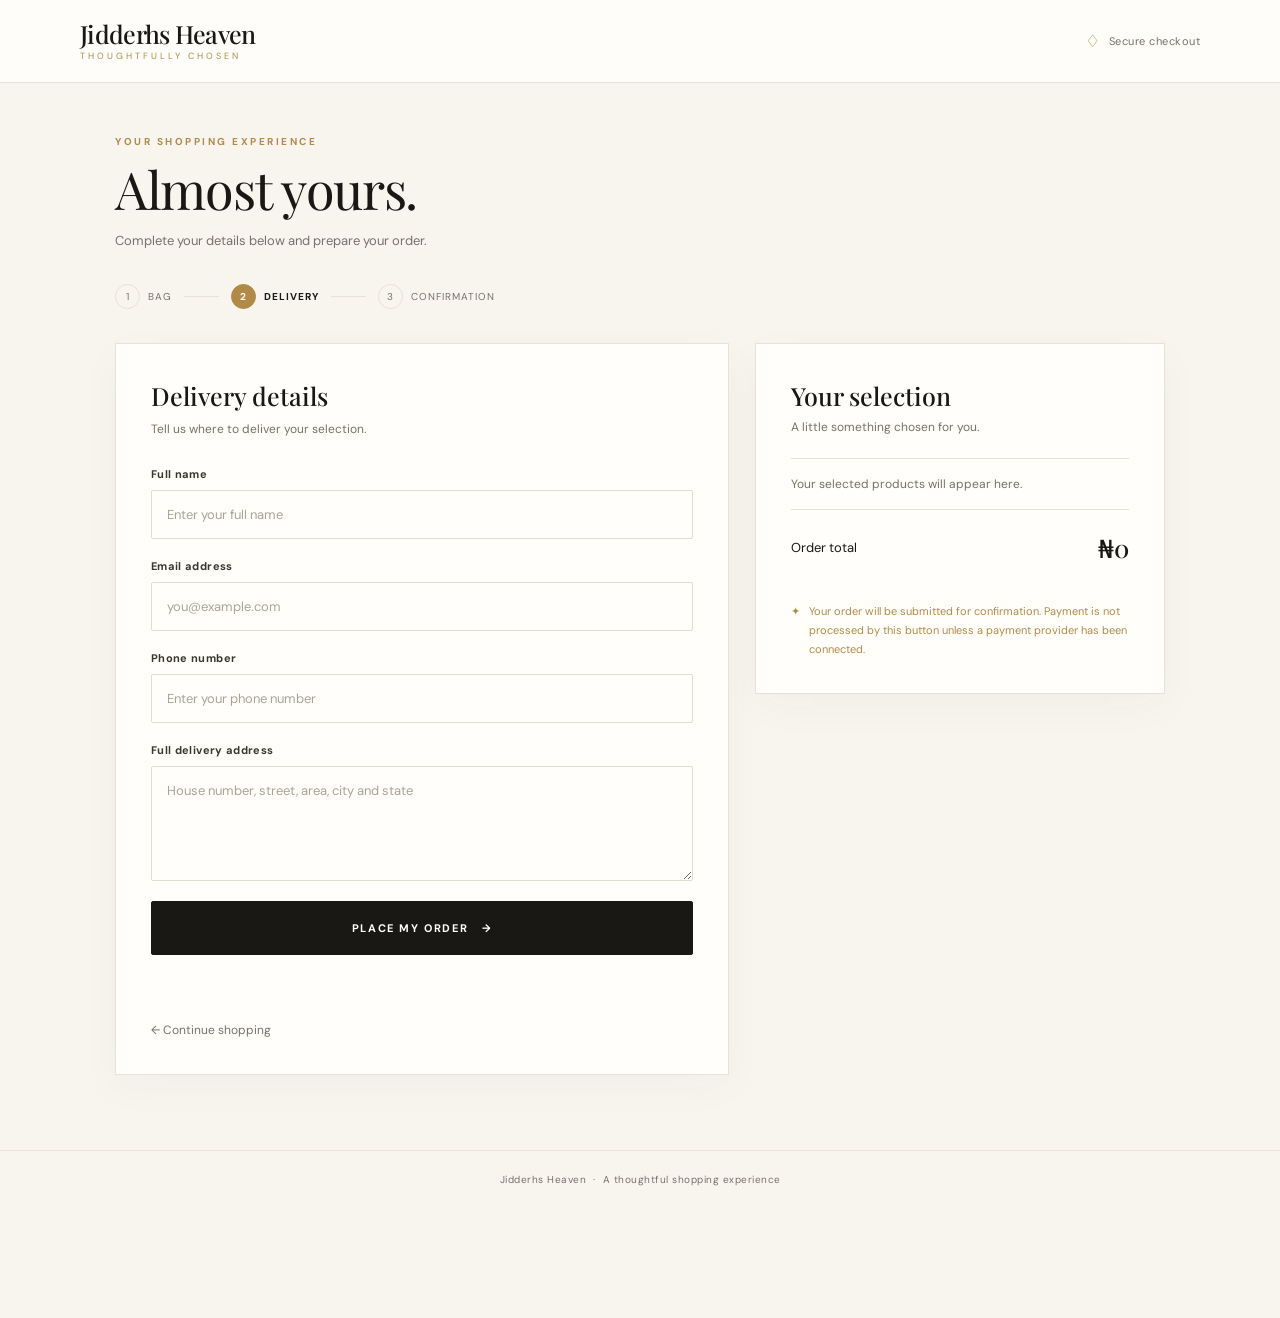
<file: checkout.html>
<!DOCTYPE html>
<html lang="en">
<head>
  <meta charset="UTF-8">
  <meta name="viewport" content="width=device-width, initial-scale=1.0">

  <title>Secure Checkout | Jidderhs Heaven</title>
  <meta name="theme-color" content="#f8f5ef">

  <link rel="stylesheet" href="assets/css/style.css">

  <link rel="preconnect" href="https://fonts.googleapis.com">
  <link rel="preconnect" href="https://fonts.gstatic.com" crossorigin>
  <link href="https://fonts.googleapis.com/css2?family=DM+Sans:wght@400;500;600;700&family=Playfair+Display:wght@400;500;600&display=swap" rel="stylesheet">

  <style>
    :root {
      --checkout-paper: #f8f5ef;
      --checkout-white: #fffefa;
      --checkout-ink: #191815;
      --checkout-muted: #777168;
      --checkout-gold: #b18a48;
      --checkout-line: #e8e1d6;
    }

    body {
      background: var(--checkout-paper);
      color: var(--checkout-ink);
      font-family: "DM Sans", Arial, sans-serif;
    }

    .checkout-shell,
    .checkout-shell * {
      box-sizing: border-box;
    }

    .checkout-topbar {
      border-bottom: 1px solid var(--checkout-line);
      background: rgba(255, 254, 250, .92);
    }

    .checkout-topbar-inner {
      width: min(1120px, calc(100% - 36px));
      min-height: 82px;
      margin: auto;
      display: flex;
      justify-content: space-between;
      align-items: center;
      gap: 20px;
    }

    .checkout-brand {
      color: var(--checkout-ink);
      text-decoration: none;
      display: flex;
      flex-direction: column;
      line-height: 1.1;
    }

    .checkout-brand strong {
      font-family: "Playfair Display", Georgia, serif;
      font-size: 25px;
      font-weight: 500;
      letter-spacing: -.7px;
    }

    .checkout-brand span {
      margin-top: 5px;
      color: var(--checkout-gold);
      font-size: 9px;
      letter-spacing: 3px;
      text-transform: uppercase;
    }

    .checkout-secure {
      display: flex;
      align-items: center;
      gap: 8px;
      color: var(--checkout-muted);
      font-size: 11px;
      letter-spacing: .5px;
    }

    .checkout-secure span {
      color: var(--checkout-gold);
      font-size: 17px;
    }

    .checkout-shell {
      width: min(1050px, calc(100% - 36px));
      margin: 52px auto 75px;
    }

    .checkout-heading {
      margin-bottom: 32px;
    }

    .checkout-eyebrow {
      margin: 0 0 12px;
      color: var(--checkout-gold);
      font-size: 10px;
      font-weight: 700;
      letter-spacing: 2.5px;
      text-transform: uppercase;
    }

    .checkout-heading h1 {
      margin: 0;
      font-family: "Playfair Display", Georgia, serif;
      font-size: clamp(36px, 5vw, 52px);
      font-weight: 400;
      letter-spacing: -1.3px;
      line-height: 1.1;
    }

    .checkout-heading > p:last-child {
      margin: 13px 0 0;
      color: var(--checkout-muted);
      font-size: 13px;
      line-height: 1.7;
    }

    .checkout-progress {
      display: flex;
      align-items: center;
      gap: 12px;
      margin: 27px 0 34px;
      color: var(--checkout-muted);
      font-size: 10px;
      letter-spacing: 1px;
      text-transform: uppercase;
    }

    .checkout-progress .step {
      display: flex;
      align-items: center;
      gap: 8px;
    }

    .checkout-progress .number {
      display: grid;
      place-items: center;
      width: 25px;
      height: 25px;
      border: 1px solid var(--checkout-line);
      border-radius: 50%;
      font-size: 10px;
    }

    .checkout-progress .active {
      color: var(--checkout-ink);
      font-weight: 700;
    }

    .checkout-progress .active .number {
      border-color: var(--checkout-gold);
      background: var(--checkout-gold);
      color: white;
    }

    .checkout-progress .line {
      width: 35px;
      height: 1px;
      background: var(--checkout-line);
    }

    .checkout-layout {
      display: grid;
      grid-template-columns: minmax(0, 1.2fr) minmax(290px, .8fr);
      align-items: start;
      gap: 26px;
    }

    .checkout-card {
      min-width: 0;
      padding: clamp(22px, 4vw, 35px);
      border: 1px solid var(--checkout-line);
      background: var(--checkout-white);
      box-shadow: 0 12px 38px rgba(43, 34, 19, .035);
    }

    .checkout-card-heading {
      margin: 0 0 7px;
      font-family: "Playfair Display", Georgia, serif;
      font-size: 25px;
      font-weight: 500;
    }

    .checkout-card-description {
      margin: 0 0 27px;
      color: var(--checkout-muted);
      font-size: 12px;
      line-height: 1.7;
    }

    .checkout-form {
      display: grid;
      gap: 20px;
      margin: 0;
    }

    .checkout-form label {
      display: block;
      margin-bottom: 9px;
      color: #39362f;
      font-size: 11px;
      font-weight: 700;
      letter-spacing: .35px;
    }

    .checkout-form input,
    .checkout-form textarea {
      display: block;
      width: 100%;
      min-width: 0;
      padding: 14px 15px;
      border: 1px solid #e2dcd1;
      border-radius: 2px;
      outline: none;
      background: #fffefa;
      color: var(--checkout-ink);
      font: inherit;
      font-size: 13px;
      transition: border-color .2s, box-shadow .2s;
    }

    .checkout-form input {
      min-height: 49px;
    }

    .checkout-form textarea {
      min-height: 115px;
      resize: vertical;
      line-height: 1.6;
    }

    .checkout-form input::placeholder,
    .checkout-form textarea::placeholder {
      color: #aaa397;
    }

    .checkout-form input:focus,
    .checkout-form textarea:focus {
      border-color: var(--checkout-gold);
      box-shadow: 0 0 0 3px rgba(177, 138, 72, .1);
    }

    .checkout-form input:focus-visible,
    .checkout-form textarea:focus-visible,
    .checkout-submit:focus-visible {
      outline: 2px solid var(--checkout-gold);
      outline-offset: 3px;
    }

    .checkout-summary {
      min-width: 0;
    }

    .checkout-summary .checkout-card-heading {
      margin-bottom: 7px;
    }

    .checkout-summary-intro {
      margin: 0 0 23px;
      color: var(--checkout-muted);
      font-size: 12px;
    }

    #checkoutItems {
      padding: 17px 0;
      border-top: 1px solid var(--checkout-line);
      border-bottom: 1px solid var(--checkout-line);
      overflow-wrap: anywhere;
    }

    #checkoutItems:empty::before {
      content: "Your selected products will appear here.";
      display: block;
      color: var(--checkout-muted);
      font-size: 12px;
    }

    #checkoutItems img {
      max-width: 100%;
    }

    #checkoutItems > * {
      margin-top: 0;
    }

    .checkout-total-row {
      display: flex;
      align-items: center;
      justify-content: space-between;
      gap: 12px;
      padding: 21px 0;
      font-size: 13px;
    }

    .checkout-total-row strong {
      font-family: "Playfair Display", Georgia, serif;
      font-size: 25px;
      font-weight: 500;
      overflow-wrap: anywhere;
      text-align: right;
    }

    .checkout-submit {
      width: 100%;
      min-height: 54px;
      padding: 15px 18px;
      border: 1px solid var(--checkout-ink);
      border-radius: 2px;
      background: var(--checkout-ink);
      color: white;
      font: inherit;
      font-size: 11px;
      font-weight: 700;
      letter-spacing: 1.6px;
      text-transform: uppercase;
      cursor: pointer;
      transition: background .2s, border-color .2s, transform .2s;
    }

    .checkout-submit:hover:not(:disabled) {
      border-color: var(--checkout-gold);
      background: #30291e;
      transform: translateY(-1px);
    }

    .checkout-submit:disabled {
      opacity: .65;
      cursor: wait;
    }

    .checkout-payment-note {
      display: flex;
      align-items: flex-start;
      gap: 9px;
      margin: 17px 0 0;
      color: var(--checkout-muted);
      font-size: 11px;
      line-height: 1.7;
    }

    .checkout-payment-note span {
      color: var(--checkout-gold);
    }

    #checkoutMessage {
      margin-top: 18px;
      padding: 0;
      color: var(--checkout-ink);
      font-size: 12px;
      line-height: 1.7;
      overflow-wrap: anywhere;
    }

    .checkout-back {
      display: inline-block;
      margin-top: 24px;
      color: var(--checkout-muted);
      font-size: 12px;
      text-decoration: none;
    }

    .checkout-back:hover {
      color: var(--checkout-gold);
    }

    .checkout-footer {
      padding: 22px 18px;
      border-top: 1px solid var(--checkout-line);
      color: var(--checkout-muted);
      font-size: 10px;
      letter-spacing: .5px;
      text-align: center;
    }

    @media (max-width: 760px) {
      .checkout-topbar-inner {
        min-height: 72px;
      }

      .checkout-brand strong {
        font-size: 21px;
      }

      .checkout-secure {
        font-size: 10px;
      }

      .checkout-shell {
        margin-top: 35px;
        margin-bottom: 45px;
      }

      .checkout-layout {
        grid-template-columns: minmax(0, 1fr);
        gap: 18px;
      }

      .checkout-summary {
        grid-row: 1;
      }

      .checkout-progress {
        gap: 8px;
        font-size: 9px;
      }

      .checkout-progress .line {
        width: 20px;
      }
    }

    @media (max-width: 380px) {
      .checkout-topbar-inner,
      .checkout-shell {
        width: calc(100% - 24px);
      }

      .checkout-secure {
        gap: 4px;
        font-size: 9px;
      }

      .checkout-brand strong {
        font-size: 19px;
      }

      .checkout-card {
        padding: 19px 16px;
      }

      .checkout-progress {
        gap: 5px;
        letter-spacing: .4px;
      }

      .checkout-progress .number {
        width: 22px;
        height: 22px;
      }
    }

    @media (prefers-reduced-motion: reduce) {
      .checkout-form input,
      .checkout-form textarea,
      .checkout-submit {
        transition: none;
      }
    }
  </style>
</head>

<body>

  <header class="checkout-topbar">
    <div class="checkout-topbar-inner">
      <a class="checkout-brand" href="index.html" aria-label="Jidderhs Heaven home">
        <strong>Jidderhs Heaven</strong>
        <span>Thoughtfully chosen</span>
      </a>

      <div class="checkout-secure">
        <span aria-hidden="true">♢</span>
        Secure checkout
      </div>
    </div>
  </header>

  <main class="checkout-shell">

    <section class="checkout-heading">
      <p class="checkout-eyebrow">Your shopping experience</p>
      <h1>Almost yours.</h1>
      <p>Complete your details below and prepare your order.</p>
    </section>

    <nav class="checkout-progress" aria-label="Checkout progress">
      <div class="step">
        <span class="number">1</span>
        <span>Bag</span>
      </div>

      <span class="line" aria-hidden="true"></span>

      <div class="step active" aria-current="step">
        <span class="number">2</span>
        <span>Delivery</span>
      </div>

      <span class="line" aria-hidden="true"></span>

      <div class="step">
        <span class="number">3</span>
        <span>Confirmation</span>
      </div>
    </nav>

    <div class="checkout-layout">

      <section class="checkout-card">
        <h2 class="checkout-card-heading">Delivery details</h2>
        <p class="checkout-card-description">
          Tell us where to deliver your selection.
        </p>

        <form id="checkoutForm" class="checkout-form">

          <div>
            <label for="customerName">Full name</label>
            <input
              id="customerName"
              name="customer_name"
              type="text"
              placeholder="Enter your full name"
              autocomplete="name"
              minlength="2"
              required
            >
          </div>

          <div>
            <label for="customerEmail">Email address</label>
            <input
              id="customerEmail"
              name="customer_email"
              type="email"
              placeholder="you@example.com"
              autocomplete="email"
              required
            >
          </div>

          <div>
            <label for="customerPhone">Phone number</label>
            <input
              id="customerPhone"
              name="customer_phone"
              type="tel"
              placeholder="Enter your phone number"
              autocomplete="tel"
              required
            >
          </div>

          <div>
            <label for="deliveryAddress">Full delivery address</label>
            <textarea
              id="deliveryAddress"
              name="delivery_address"
              placeholder="House number, street, area, city and state"
              autocomplete="street-address"
              minlength="8"
              required
            ></textarea>
          </div>

          <button
            type="submit"
            id="placeOrderButton"
            class="checkout-submit"
          >
            Place my order &nbsp; → 
          </button>

        </form>

        <div id="checkoutMessage" role="status" aria-live="polite"></div>

        <a class="checkout-back" href="index.html">
          ← Continue shopping
        </a>
      </section>

      <aside class="checkout-card checkout-summary">
        <h2 class="checkout-card-heading">Your selection</h2>
        <p class="checkout-summary-intro">
          A little something chosen for you.
        </p>

        <div id="checkoutItems"></div>

        <div class="checkout-total-row">
          <span>Order total</span>
          <strong id="checkoutTotal">₦0</strong>
        </div>

        <p class="checkout-payment-note">
          <span aria-hidden="true">✦</span>
          <span>
            Your order will be submitted for confirmation.
            Payment is not processed by this button unless a payment
            provider has been connected.
          </span>
        </p>
      </aside>

    </div>

  </main>

  <footer class="checkout-footer">
    Jidderhs Heaven &nbsp;·&nbsp; A thoughtful shopping experience
  </footer>

  <script type="module" src="assets/javascript/checkout.js"></script>

</body>
</html>
</file>
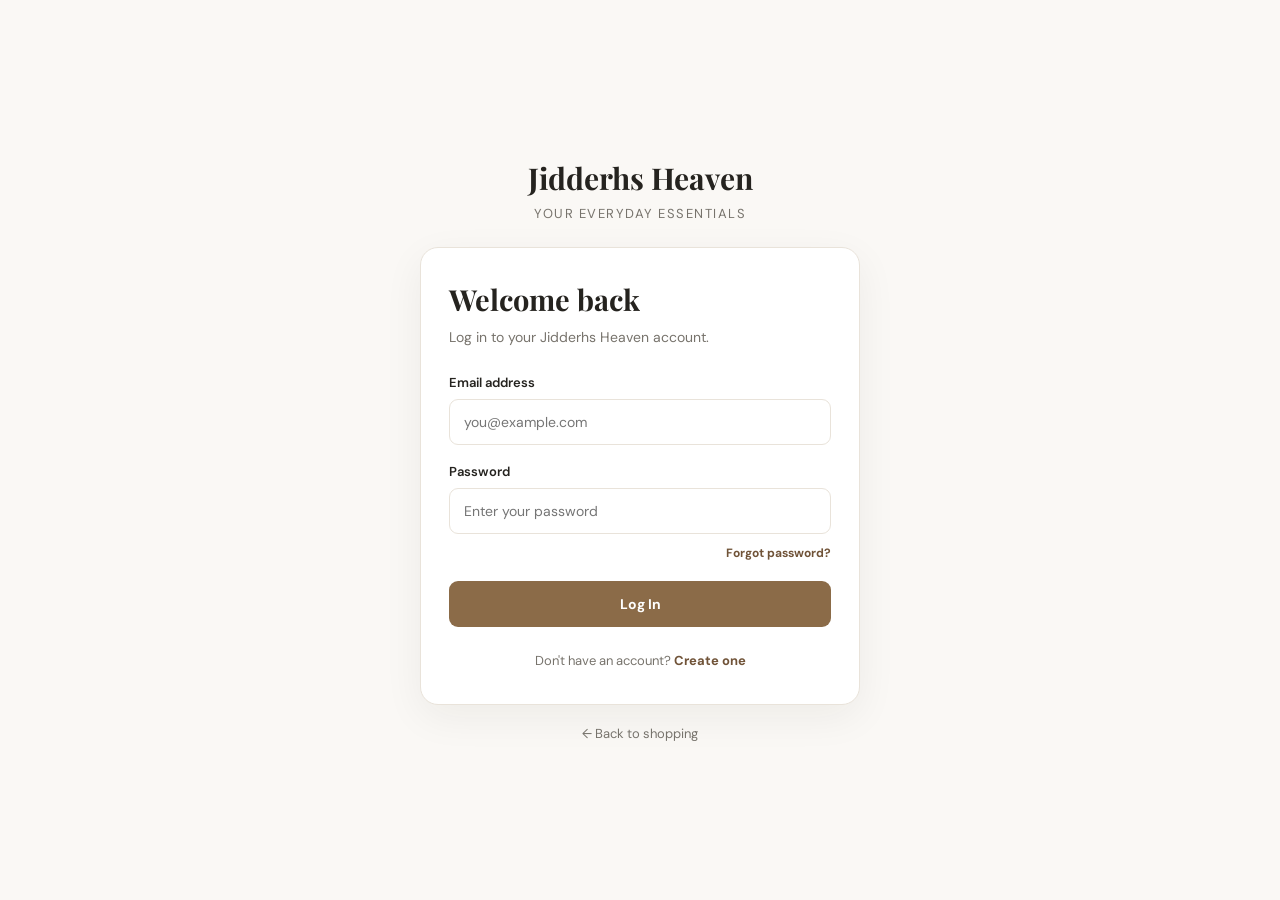
<file: login.html>
<!DOCTYPE html>
<html lang="en">
<head>
  <meta charset="UTF-8">
  <meta name="viewport" content="width=device-width, initial-scale=1.0">

  <title>Customer Login | Jidderhs Heaven</title>

  <link rel="preconnect" href="https://fonts.googleapis.com">
  <link rel="preconnect" href="https://fonts.gstatic.com" crossorigin>

  <link href="https://fonts.googleapis.com/css2?family=DM+Sans:wght@400;500;600;700&family=Playfair+Display:wght@500;600;700&display=swap" rel="stylesheet">

  <style>
    * {
      box-sizing: border-box;
      margin: 0;
      padding: 0;
    }

    :root {
      --bg: #faf8f5;
      --card: #ffffff;
      --text: #25231f;
      --muted: #77736c;
      --accent: #8b6b48;
      --accent-dark: #705338;
      --border: #e9e3da;
      --success: #236b47;
      --error: #b42318;
    }

    body {
      min-height: 100vh;
      padding: 24px 16px;
      display: flex;
      align-items: center;
      justify-content: center;
      background: var(--bg);
      color: var(--text);
      font-family: "DM Sans", sans-serif;
    }

    .auth-container {
      width: 100%;
      max-width: 440px;
    }

    .brand {
      text-align: center;
      margin-bottom: 25px;
    }

    .brand a {
      color: var(--text);
      text-decoration: none;
      font-family: "Playfair Display", serif;
      font-size: 30px;
      font-weight: 700;
    }

    .brand p {
      margin-top: 7px;
      color: var(--muted);
      font-size: 13px;
      letter-spacing: 1.5px;
      text-transform: uppercase;
    }

    .auth-card {
      padding: 32px 28px;
      background: var(--card);
      border: 1px solid var(--border);
      border-radius: 18px;
      box-shadow: 0 12px 40px rgba(35, 30, 20, 0.06);
    }

    h1 {
      font-family: "Playfair Display", serif;
      font-size: 29px;
      margin-bottom: 8px;
    }

    .subtitle {
      color: var(--muted);
      font-size: 14px;
      line-height: 1.6;
      margin-bottom: 25px;
    }

    .field {
      margin-bottom: 18px;
    }

    label {
      display: block;
      font-size: 13px;
      font-weight: 600;
      margin-bottom: 8px;
    }

    input {
      width: 100%;
      padding: 13px 14px;
      border: 1px solid var(--border);
      border-radius: 9px;
      background: #fff;
      color: var(--text);
      font: inherit;
      font-size: 14px;
      outline: none;
    }

    input:focus {
      border-color: var(--accent);
      box-shadow: 0 0 0 3px rgba(139, 107, 72, 0.12);
    }

    .forgot-password {
      display: block;
      margin-top: -7px;
      margin-bottom: 20px;
      text-align: right;
      font-size: 12px;
    }

    .forgot-password a,
    .auth-footer a {
      color: var(--accent-dark);
      font-weight: 700;
      text-decoration: none;
    }

    .primary-button {
      width: 100%;
      padding: 14px;
      border: none;
      border-radius: 9px;
      background: var(--accent);
      color: #fff;
      font: inherit;
      font-size: 14px;
      font-weight: 700;
      cursor: pointer;
    }

    .primary-button:hover {
      background: var(--accent-dark);
    }

    .primary-button:disabled {
      opacity: 0.65;
      cursor: not-allowed;
    }

    .message {
      display: none;
      margin-top: 17px;
      padding: 12px;
      border-radius: 8px;
      font-size: 13px;
      line-height: 1.6;
      overflow-wrap: anywhere;
    }

    .message.success {
      display: block;
      background: #eaf6ee;
      color: var(--success);
    }

    .message.error {
      display: block;
      background: #fff0ee;
      color: var(--error);
    }

    .auth-footer {
      margin-top: 22px;
      text-align: center;
      font-size: 13px;
      color: var(--muted);
      line-height: 1.8;
    }

    .back-link {
      display: block;
      margin-top: 20px;
      text-align: center;
      color: var(--muted);
      text-decoration: none;
      font-size: 13px;
    }

    @media (max-width: 400px) {
      .auth-card {
        padding: 27px 20px;
      }

      .brand a {
        font-size: 27px;
      }

      h1 {
        font-size: 26px;
      }
    }
  </style>
</head>

<body>
  <main class="auth-container">

    <div class="brand">
      <a href="index.html">Jidderhs Heaven</a>
      <p>Your everyday essentials</p>
    </div>

    <section class="auth-card">
      <h1>Welcome back</h1>

      <p class="subtitle">
        Log in to your Jidderhs Heaven account.
      </p>

      <form id="loginForm">

        <div class="field">
          <label for="email">Email address</label>
          <input
            type="email"
            id="email"
            autocomplete="email"
            placeholder="you@example.com"
            required
          >
        </div>

        <div class="field">
          <label for="password">Password</label>
          <input
            type="password"
            id="password"
            autocomplete="current-password"
            placeholder="Enter your password"
            required
          >
        </div>

        <div class="forgot-password">
          <a href="reset-password.html">Forgot password?</a>
        </div>

        <button
          type="submit"
          id="loginButton"
          class="primary-button"
        >
          Log In
        </button>

        <div
          id="loginMessage"
          class="message"
          role="status"
          aria-live="polite"
        ></div>

      </form>

      <div class="auth-footer">
        Don't have an account?
        <a href="signup.html">Create one</a>
      </div>
    </section>

    <a href="index.html" class="back-link">
      ← Back to shopping
    </a>

  </main>

  <script type="module">
    import { supabase } from "./assets/javascript/supabase.js";

    const loginForm = document.getElementById("loginForm");
    const loginButton = document.getElementById("loginButton");
    const loginMessage = document.getElementById("loginMessage");

    function showMessage(message, type) {
      loginMessage.textContent = message;
      loginMessage.className = "message " + type;
    }

    loginForm.addEventListener("submit", async (event) => {
      event.preventDefault();

      const email = document
        .getElementById("email")
        .value.trim();

      const password = document
        .getElementById("password")
        .value;

      loginButton.disabled = true;
      loginButton.textContent = "Signing in...";

      loginMessage.className = "message";
      loginMessage.textContent = "";

      try {
        const { data, error } =
          await supabase.auth.signInWithPassword({
            email,
            password
          });

        if (error) {
          throw error;
        }

        if (!data.user) {
          throw new Error("We couldn't verify your account. Please try again.");
        }

        showMessage(
          "Login successful! Opening your account...",
          "success"
        );

        window.location.href = "profile.html";

      } catch (error) {
        console.error("Customer login error:", error);

        showMessage(
          error.message || "Login failed. Check your details and try again.",
          "error"
        );

      } finally {
        loginButton.disabled = false;
        loginButton.textContent = "Log In";
      }
    });
  </script>

</body>
</html>
</file>
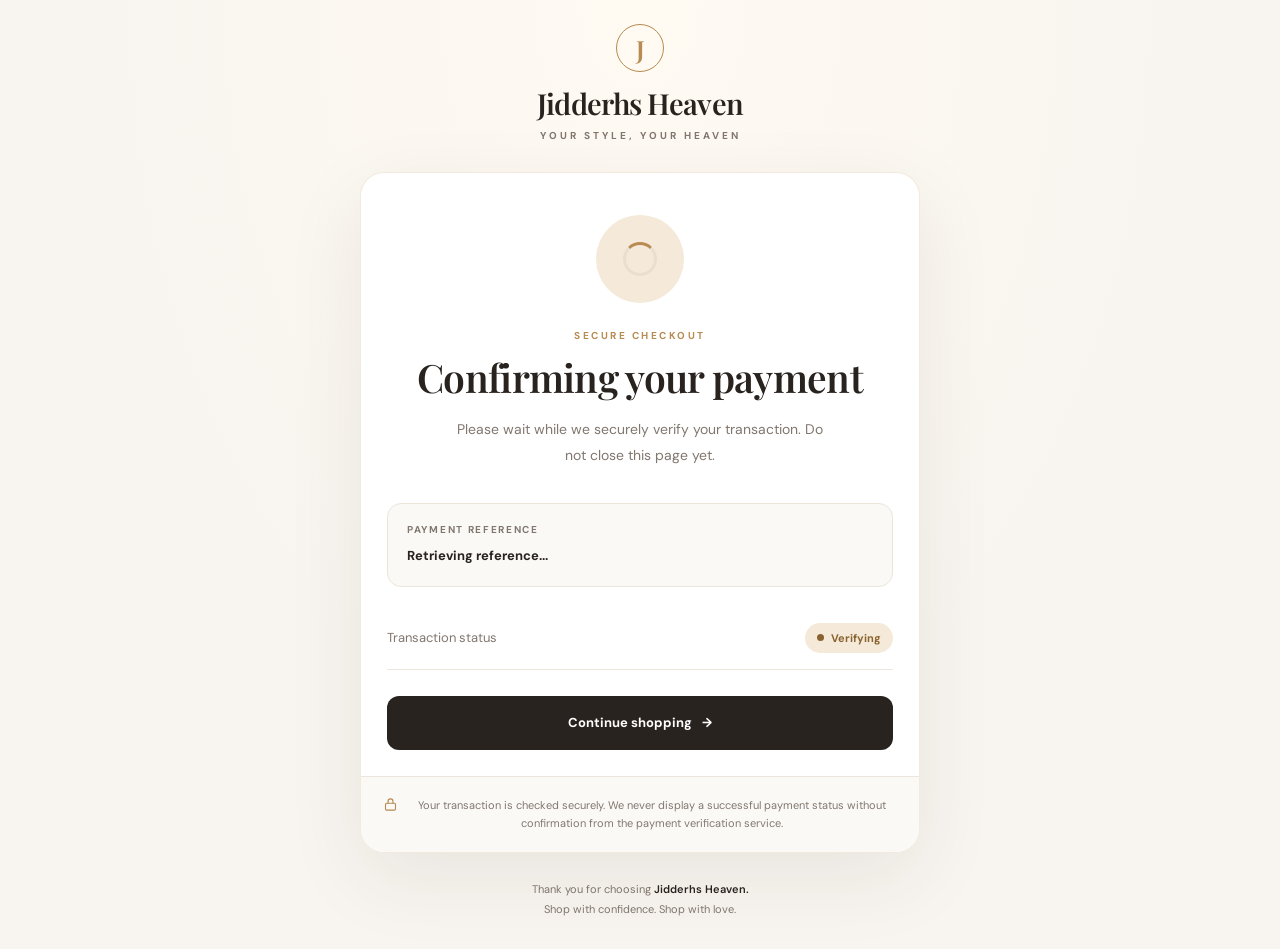
<file: payment-callback.html>
<!DOCTYPE html>
<html lang="en">
<head>
  <meta charset="UTF-8">
  <meta name="viewport" content="width=device-width, initial-scale=1.0">

  <meta
    name="theme-color"
    content="#f8f5f0"
  >

  <meta
    name="description"
    content="Secure payment confirmation for Jidderhs Heaven."
  >

  <title>Payment Confirmation | Jidderhs Heaven</title>

  <link rel="preconnect" href="https://fonts.googleapis.com">
  <link
    rel="preconnect"
    href="https://fonts.gstatic.com"
    crossorigin
  >

  <link
    href="https://fonts.googleapis.com/css2?family=DM+Sans:wght@400;500;600;700&family=Playfair+Display:wght@500;600;700&display=swap"
    rel="stylesheet"
  >

  <style>
    :root {
      --cream: #f8f5f0;
      --white: #ffffff;
      --ink: #29231f;
      --muted: #81776f;
      --gold: #b78b51;
      --gold-light: #f5ead9;
      --green: #26734d;
      --green-light: #e8f5ed;
      --red: #b83d3d;
      --red-light: #fff0ed;
      --border: #ece5dc;
      --shadow: 0 24px 80px rgba(54, 39, 25, 0.08);
    }

    * {
      box-sizing: border-box;
    }

    body {
      margin: 0;
      min-height: 100vh;
      padding: 24px;

      display: flex;
      flex-direction: column;
      align-items: center;

      background:
        radial-gradient(
          ellipse at 50% 0%,
          #fffaf2 0%,
          var(--cream) 58%
        );

      color: var(--ink);
      font-family: "DM Sans", sans-serif;
    }

    button,
    a {
      font: inherit;
    }

    a {
      color: inherit;
    }

    .page {
      width: 100%;
      max-width: 560px;
      margin: auto;
    }

    /* BRAND */

    .brand {
      text-align: center;
      margin-bottom: 30px;
    }

    .brand-mark {
      width: 48px;
      height: 48px;
      margin: 0 auto 12px;

      display: grid;
      place-items: center;

      border: 1px solid var(--gold);
      border-radius: 50%;

      color: var(--gold);
      font-family: "Playfair Display", serif;
      font-size: 25px;
      font-weight: 600;
    }

    .brand-name {
      margin: 0;

      font-family: "Playfair Display", serif;
      font-size: 29px;
      font-weight: 600;
      letter-spacing: -0.7px;
    }

    .brand-tagline {
      margin: 7px 0 0;

      color: var(--muted);
      font-size: 10px;
      font-weight: 700;
      letter-spacing: 3px;
      text-transform: uppercase;
    }

    /* MAIN CARD */

    .card {
      overflow: hidden;

      background: var(--white);
      border: 1px solid rgba(183, 139, 81, 0.18);
      border-radius: 24px;

      box-shadow: var(--shadow);

      animation: enter 0.65s ease both;
    }

    .card-top {
      padding: 42px 30px 34px;
      text-align: center;
    }

    .status-icon {
      width: 88px;
      height: 88px;
      margin: 0 auto 26px;

      display: grid;
      place-items: center;

      border-radius: 50%;
      background: var(--gold-light);
      color: var(--gold);
    }

    .status-icon svg {
      width: 39px;
      height: 39px;
    }

    .status-icon.success {
      background: var(--green-light);
      color: var(--green);
      animation: pop 0.45s ease both;
    }

    .status-icon.pending {
      background: var(--gold-light);
      color: var(--gold);
    }

    .status-icon.error {
      background: var(--red-light);
      color: var(--red);
    }

    .eyebrow {
      margin: 0 0 12px;

      color: var(--gold);
      font-size: 10px;
      font-weight: 700;
      letter-spacing: 2.5px;
      text-transform: uppercase;
    }

    h1 {
      margin: 0;

      font-family: "Playfair Display", serif;
      font-size: clamp(29px, 7vw, 39px);
      font-weight: 600;
      line-height: 1.2;
      letter-spacing: -0.7px;
    }

    .message {
      max-width: 390px;
      margin: 16px auto 0;

      color: var(--muted);
      font-size: 14px;
      line-height: 1.85;

      overflow-wrap: anywhere;
    }

    /* VERIFICATION INDICATOR */

    .loader {
      width: 34px;
      height: 34px;

      border: 3px solid #eadfce;
      border-top-color: var(--gold);
      border-radius: 50%;

      animation: spin 0.8s linear infinite;
    }

    .loader.hidden {
      display: none;
    }

    /* REFERENCE */

    .reference-box {
      margin: 0 26px;
      padding: 19px;

      background: #fbf9f6;
      border: 1px solid var(--border);
      border-radius: 14px;
    }

    .reference-label {
      margin: 0 0 9px;

      color: var(--muted);
      font-size: 10px;
      font-weight: 700;
      letter-spacing: 1.7px;
      text-transform: uppercase;
    }

    .reference-value {
      margin: 0;

      font-size: 13px;
      font-weight: 700;
      line-height: 1.7;

      overflow-wrap: anywhere;
      word-break: break-word;
    }

    /* PAYMENT STATUS */

    .status-row {
      margin: 20px 26px 0;
      padding: 16px 0;

      display: flex;
      align-items: center;
      justify-content: space-between;
      gap: 12px;

      border-bottom: 1px solid var(--border);
    }

    .status-label {
      color: var(--muted);
      font-size: 13px;
    }

    .status-pill {
      padding: 8px 12px;

      display: inline-flex;
      align-items: center;
      gap: 7px;

      border-radius: 30px;

      background: var(--gold-light);
      color: #89632f;

      font-size: 11px;
      font-weight: 700;
    }

    .status-pill.success {
      background: var(--green-light);
      color: var(--green);
    }

    .status-pill.error {
      background: var(--red-light);
      color: var(--red);
    }

    .status-dot {
      width: 7px;
      height: 7px;
      flex-shrink: 0;

      border-radius: 50%;
      background: currentColor;
    }

    /* ACTIONS */

    .actions {
      padding: 26px;
    }

    .button {
      min-height: 54px;
      width: 100%;
      padding: 16px 20px;

      display: flex;
      align-items: center;
      justify-content: center;
      gap: 10px;

      border: 1px solid transparent;
      border-radius: 12px;

      background: var(--ink);
      color: white;

      text-decoration: none;
      text-align: center;

      font-size: 13px;
      font-weight: 700;

      transition:
        transform 0.2s ease,
        background 0.2s ease;
    }

    .button:hover {
      background: #49382a;
      transform: translateY(-2px);
    }

    .button:focus-visible {
      outline: 3px solid var(--gold);
      outline-offset: 4px;
    }

    .secondary-link {
      margin-top: 18px;

      display: block;

      color: var(--muted);
      text-align: center;
      text-decoration: none;

      font-size: 12px;
    }

    .secondary-link:hover {
      color: var(--ink);
    }

    /* SECURITY NOTE */

    .security-note {
      margin: 0;
      padding: 19px 22px;

      display: flex;
      align-items: flex-start;
      justify-content: center;
      gap: 9px;

      background: #fbf9f6;
      border-top: 1px solid var(--border);

      color: var(--muted);
      font-size: 11px;
      line-height: 1.7;
      text-align: center;
    }

    .security-note svg {
      width: 15px;
      height: 15px;
      flex-shrink: 0;
      margin-top: 1px;

      color: var(--gold);
    }

    /* FOOTER */

    footer {
      padding: 27px 10px 5px;
      text-align: center;
    }

    footer p {
      margin: 0;

      color: var(--muted);
      font-size: 11px;
      line-height: 1.8;
    }

    footer strong {
      color: var(--ink);
      font-weight: 600;
    }

    .hidden {
      display: none !important;
    }

    @keyframes spin {
      to {
        transform: rotate(360deg);
      }
    }

    @keyframes enter {
      from {
        opacity: 0;
        transform: translateY(15px);
      }

      to {
        opacity: 1;
        transform: translateY(0);
      }
    }

    @keyframes pop {
      0% {
        transform: scale(0.75);
        opacity: 0.5;
      }

      70% {
        transform: scale(1.08);
      }

      100% {
        transform: scale(1);
        opacity: 1;
      }
    }

    @media (max-width: 480px) {
      body {
        padding: 22px 15px;
      }

      .brand {
        margin-bottom: 24px;
      }

      .brand-name {
        font-size: 26px;
      }

      .card {
        border-radius: 20px;
      }

      .card-top {
        padding: 34px 21px 28px;
      }

      .status-icon {
        width: 76px;
        height: 76px;
        margin-bottom: 23px;
      }

      .reference-box {
        margin: 0 17px;
        padding: 16px;
      }

      .status-row {
        margin: 18px 17px 0;
      }

      .actions {
        padding: 22px 17px;
      }
    }

    @media (prefers-reduced-motion: reduce) {
      *,
      *::before,
      *::after {
        animation-duration: 0.01ms !important;
        animation-iteration-count: 1 !important;
        transition-duration: 0.01ms !important;
        scroll-behavior: auto !important;
      }
    }
  </style>
</head>

<body>

  <div class="page">

    <!-- BRAND -->

    <header class="brand">
      <div class="brand-mark" aria-hidden="true">J</div>

      <p class="brand-name">Jidderhs Heaven</p>

      <p class="brand-tagline">
        Your style, your heaven
      </p>
    </header>


    <!-- PAYMENT CARD -->

    <main class="card">

      <section class="card-top">

        <!-- Loading icon -->
        <div
          class="status-icon"
          id="statusIcon"
          aria-hidden="true"
        >
          <div class="loader" id="loader"></div>

          <svg
            id="resultIcon"
            class="hidden"
            viewBox="0 0 24 24"
            fill="none"
            stroke="currentColor"
            stroke-width="1.8"
            stroke-linecap="round"
            stroke-linejoin="round"
          >
            <path
              id="resultPath"
              d="M5 12.5l4.5 4.5L19 7"
            />
          </svg>
        </div>

        <p class="eyebrow" id="eyebrow">
          Secure checkout
        </p>

        <h1 id="heading">
          Confirming your payment
        </h1>

        <p
          class="message"
          id="message"
          role="status"
          aria-live="polite"
        >
          Please wait while we securely verify your transaction.
          Do not close this page yet.
        </p>

      </section>


      <!-- PAYMENT REFERENCE -->

      <section class="reference-box">

        <p class="reference-label">
          Payment reference
        </p>

        <p
          class="reference-value"
          id="referenceValue"
        >
          Retrieving reference...
        </p>

      </section>


      <!-- STATUS -->

      <div class="status-row">

        <span class="status-label">
          Transaction status
        </span>

        <span
          class="status-pill"
          id="statusPill"
        >
          <span class="status-dot"></span>
          <span id="statusText">Verifying</span>
        </span>

      </div>


      <!-- ACTIONS -->

      <div class="actions">

        <a
          class="button"
          id="storeButton"
          href="./index.html"
        >
          Continue shopping
          <span aria-hidden="true">→</span>
        </a>

        <a
          class="secondary-link hidden"
          id="retryLink"
          href="./checkout.html"
        >
          Return to checkout
        </a>

      </div>


      <!-- SECURITY NOTE -->

      <div class="security-note">

        <svg
          viewBox="0 0 24 24"
          fill="none"
          stroke="currentColor"
          stroke-width="1.8"
          stroke-linecap="round"
          stroke-linejoin="round"
          aria-hidden="true"
        >
          <rect
            x="4"
            y="10"
            width="16"
            height="11"
            rx="2"
          />

          <path
            d="M8 10V7a4 4 0 018 0v3"
          />
        </svg>

        <span>
          Your transaction is checked securely.
          We never display a successful payment status
          without confirmation from the payment verification service.
        </span>

      </div>

    </main>


    <!-- FOOTER -->

    <footer>
      <p>
        Thank you for choosing
        <strong>Jidderhs Heaven.</strong>
      </p>

      <p>
        Shop with confidence. Shop with love.
      </p>
    </footer>

  </div>


  <script type="module">
    import { createClient } from
      "https://esm.sh/@supabase/supabase-js@2";


    // SUPABASE CONFIGURATION

    const SUPABASE_URL =
      "https://vqglmkwpqstljxilpauh.supabase.co";

    // This is your public/publishable key.
    // Never place your service-role key or Paystack secret here.

    const SUPABASE_ANON_KEY =
      "sb_publishable_KggKpO67JeTutir7W_w8XQ_VxUVf_Gx";


    const supabase = createClient(
      SUPABASE_URL,
      SUPABASE_ANON_KEY
    );


    // PAGE ELEMENTS

    const statusIcon =
      document.getElementById("statusIcon");

    const loader =
      document.getElementById("loader");

    const resultIcon =
      document.getElementById("resultIcon");

    const resultPath =
      document.getElementById("resultPath");

    const eyebrow =
      document.getElementById("eyebrow");

    const heading =
      document.getElementById("heading");

    const message =
      document.getElementById("message");

    const referenceValue =
      document.getElementById("referenceValue");

    const statusPill =
      document.getElementById("statusPill");

    const statusText =
      document.getElementById("statusText");

    const retryLink =
      document.getElementById("retryLink");


    // DISPLAY A STATUS

    function showStatus({
      type,
      eyebrowText,
      title,
      description,
      label,
      iconPath,
      showRetry = false
    }) {
      loader.classList.add("hidden");
      resultIcon.classList.remove("hidden");

      statusIcon.className = "status-icon " + type;

      resultPath.setAttribute("d", iconPath);

      eyebrow.textContent = eyebrowText;
      heading.textContent = title;
      message.textContent = description;
      statusText.textContent = label;

      statusPill.className = "status-pill " + type;

      retryLink.classList.toggle(
        "hidden",
        !showRetry
      );
    }


    // VERIFY PAYMENT

    async function verifyPayment() {
      const params = new URLSearchParams(
        window.location.search
      );

      const reference =
        params.get("reference") ||
        params.get("trxref");

      if (!reference) {
        referenceValue.textContent =
          "No reference provided";

        showStatus({
          type: "error",
          eyebrowText: "Reference missing",
          title: "Payment not verified",
          description:
            "We could not find a payment reference in this page's address. Please check your order status before attempting another payment.",
          label: "Not verified",
          iconPath:
            "M7 7l10 10M17 7L7 17",
          showRetry: true
        });

        return;
      }


      referenceValue.textContent = reference;


      // Prevent malformed or excessively long references
      // from being sent to the Edge Function.

      if (
        reference.length > 200 ||
        !/^[A-Za-z0-9_.= -]+$/.test(reference)
      ) {
        showStatus({
          type: "error",
          eyebrowText: "Invalid reference",
          title: "Payment not verified",
          description:
            "The payment reference format is invalid. Please check your order status before trying again.",
          label: "Invalid reference",
          iconPath:
            "M7 7l10 10M17 7L7 17",
          showRetry: true
        });

        return;
      }


      try {
        const { data, error } =
          await supabase.functions.invoke(
            "verify-payment",
            {
              body: {
                reference
              }
            }
          );


        if (error) {
          let details = null;

          try {
            details =
              await error.context?.clone().json();
          } catch (_) {
            // The response may not contain JSON.
          }

          throw new Error(
            details?.error ||
            error.message ||
            "We could not verify your payment."
          );
        }


        // SUCCESS MUST COME FROM THE VERIFICATION FUNCTION.

        if (
          data?.success === true &&
          data?.payment_status === "paid"
        ) {
          showStatus({
            type: "success",
            eyebrowText: "Payment confirmed",
            title: "Thank you for your order!",
            description:
              "Your payment has been verified successfully. Your order is marked as paid. Thank you for shopping with Jidderhs Heaven.",
            label: "Payment successful",
            iconPath:
              "M5 12.5l4.5 4.5L19 7"
          });


          // Clear the cart only after verified success.

          localStorage.removeItem("jiddamarh-cart");

          sessionStorage.removeItem(
            "jh_payment_reference"
          );

          sessionStorage.removeItem(
            "jh_order_id"
          );

          return;
        }


        // PAYMENT NOT CONFIRMED

        const paymentStatus =
          String(data?.payment_status || "")
            .toLowerCase();

        if (paymentStatus === "failed") {
          showStatus({
            type: "error",
            eyebrowText: "Payment unsuccessful",
            title: "Payment was not completed",
            description:
              "The payment verification service reports that this transaction failed. Check your order status before trying another payment.",
            label: "Payment failed",
            iconPath:
              "M7 7l10 10M17 7L7 17",
            showRetry: true
          });

          return;
        }


        // Pending or unconfirmed payments are NOT success.

        showStatus({
          type: "pending",
          eyebrowText: "Awaiting confirmation",
          title: "Your payment is not confirmed yet",
          description:
            data?.message ||
            "We have not received confirmation of this payment yet. Your order may still be processing. Please check your order status before trying to pay again.",
          label: "Pending",
          iconPath:
            "M12 7v5l3 2"
        });


      } catch (error) {
        console.error(
          "Payment verification failed:",
          error
        );


        showStatus({
          type: "error",
          eyebrowText: "Verification issue",
          title: "We couldn't verify your payment",
          description:
            (error.message ||
            "An unexpected error occurred.") +
            " Your payment status is uncertain. Please check your order status or contact the store before attempting another payment.",
          label: "Unable to verify",
          iconPath:
            "M7 7l10 10M17 7L7 17",
          showRetry: true
        });
      }
    }


    // START VERIFICATION

    verifyPayment();

  </script>

</body>
</html>
</file>
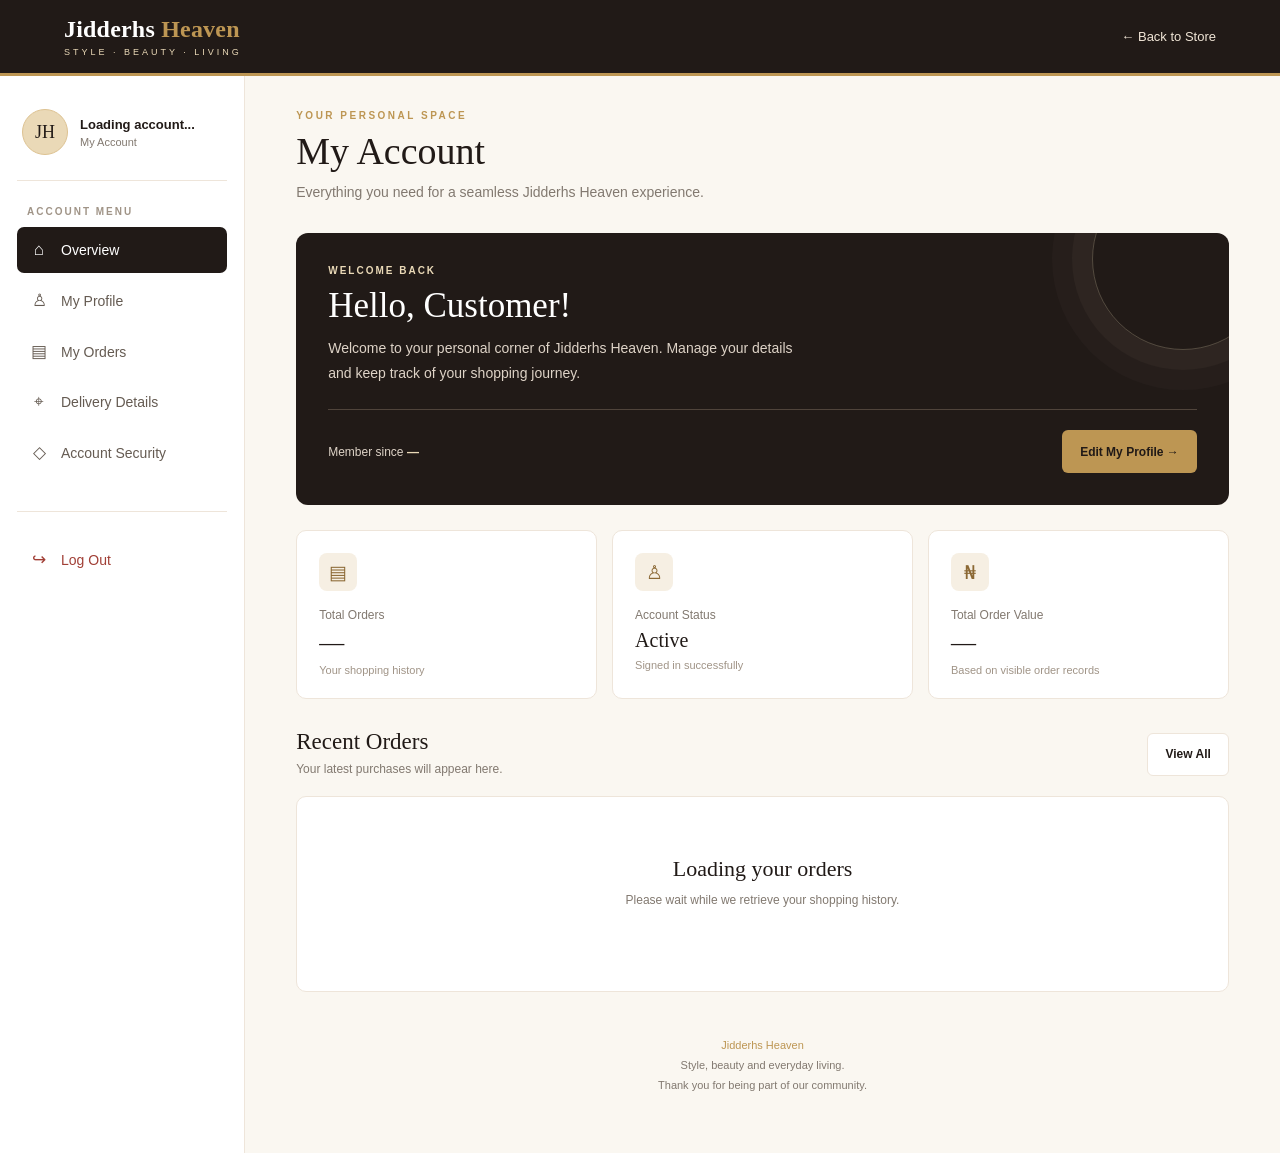
<file: profile.html>
<!DOCTYPE html>
<html lang="en">
<head>
  <meta charset="UTF-8">
  <meta name="viewport" content="width=device-width, initial-scale=1.0">
  <meta name="theme-color" content="#211a17">
  <title>My Account | Jidderhs Heaven</title>

  <style>
    :root {
      --ink: #211a17;
      --brown: #382920;
      --gold: #bd9653;
      --gold-light: #ead9b7;
      --cream: #faf7f1;
      --white: #fff;
      --muted: #827970;
      --border: #eee5da;
      --red: #a83232;
      --green: #26734d;
      --sidebar: 245px;
    }

    * {
      box-sizing: border-box;
    }

    body {
      margin: 0;
      background: var(--cream);
      color: var(--ink);
      font: 14px Arial, Helvetica, sans-serif;
    }

    button, input, textarea {
      font: inherit;
    }

    button, a {
      -webkit-tap-highlight-color: transparent;
    }

    a {
      color: inherit;
      text-decoration: none;
    }

    button {
      cursor: pointer;
    }

    button:disabled {
      opacity: .6;
      cursor: not-allowed;
    }

    [hidden] {
      display: none !important;
    }

    /* HEADER */

    .topbar {
      min-height: 76px;
      padding: 15px 5%;
      display: flex;
      align-items: center;
      justify-content: space-between;
      gap: 20px;
      background: var(--ink);
      color: white;
      border-bottom: 3px solid var(--gold);
    }

    .brand {
      font: bold 24px Georgia, serif;
      letter-spacing: .2px;
    }

    .brand > span:first-child {
      color: var(--gold);
    }

    .brand-subtitle {
      display: block;
      margin-top: 4px;
      font: 9px Arial, sans-serif;
      letter-spacing: 3px;
      color: var(--gold-light);
      text-transform: uppercase;
    }

    .topbar-actions {
      display: flex;
      align-items: center;
      gap: 15px;
    }

    .store-link {
      color: #f0e5d6;
      font-size: 13px;
    }

    .mobile-menu {
      display: none;
      padding: 9px 12px;
      border: 1px solid #76604c;
      border-radius: 6px;
      background: transparent;
      color: white;
    }

    /* PAGE LAYOUT */

    .layout {
      display: grid;
      grid-template-columns: var(--sidebar) minmax(0, 1fr);
      min-height: calc(100vh - 79px);
    }

    .sidebar {
      padding: 28px 17px;
      background: white;
      border-right: 1px solid var(--border);
    }

    .customer-mini {
      display: flex;
      align-items: center;
      gap: 12px;
      padding: 5px 5px 25px;
      border-bottom: 1px solid var(--border);
      margin-bottom: 25px;
    }

    .avatar {
      width: 46px;
      height: 46px;
      flex-shrink: 0;
      display: grid;
      place-items: center;
      border-radius: 50%;
      background: var(--gold-light);
      border: 1px solid #ddc291;
      font: 18px Georgia, serif;
    }

    .customer-mini-name {
      font-weight: bold;
      font-size: 13px;
      overflow-wrap: anywhere;
    }

    .customer-mini-label {
      margin-top: 4px;
      color: var(--muted);
      font-size: 11px;
    }

    .nav-heading {
      padding: 0 10px;
      margin-bottom: 10px;
      color: #a09487;
      font-size: 10px;
      font-weight: bold;
      letter-spacing: 2px;
      text-transform: uppercase;
    }

    .nav-link {
      width: 100%;
      display: flex;
      align-items: center;
      gap: 12px;
      padding: 13px 12px;
      margin: 4px 0;
      border: 0;
      border-radius: 7px;
      background: transparent;
      color: #655b52;
      text-align: left;
      transition: background .2s, color .2s;
    }

    .nav-link:hover {
      background: #faf5ed;
    }

    .nav-link.active {
      background: var(--ink);
      color: white;
    }

    .nav-icon {
      width: 20px;
      text-align: center;
      font-size: 17px;
    }

    .sidebar-bottom {
      margin-top: 35px;
      padding-top: 20px;
      border-top: 1px solid var(--border);
    }

    .logout-nav {
      color: #a13f36;
    }

    /* MAIN CONTENT */

    .main {
      min-width: 0;
      padding: 34px clamp(18px, 4vw, 55px);
    }

    .page-heading {
      margin-bottom: 28px;
    }

    .eyebrow {
      color: var(--gold);
      font-size: 10px;
      font-weight: bold;
      letter-spacing: 2.5px;
      text-transform: uppercase;
    }

    .page-heading h1 {
      margin: 8px 0;
      font: normal clamp(27px, 3vw, 38px) Georgia, serif;
    }

    .page-heading p {
      margin: 0;
      color: var(--muted);
      line-height: 1.7;
    }

    .page-message {
      margin: 0 0 18px;
      padding: 12px 15px;
      border-radius: 7px;
      background: #fff3d9;
      color: #6d4e1e;
      line-height: 1.6;
      overflow-wrap: anywhere;
    }

    .page-message.error {
      background: #fff0ee;
      color: #922f2f;
    }

    .page-message:empty {
      display: none;
    }

    /* WELCOME BANNER */

    .welcome-banner {
      position: relative;
      overflow: hidden;
      padding: 32px;
      margin-bottom: 25px;
      border-radius: 12px;
      background: var(--ink);
      color: white;
    }

    .welcome-banner:after {
      content: "";
      position: absolute;
      width: 180px;
      height: 180px;
      right: -45px;
      top: -65px;
      border: 1px solid #ead9b740;
      border-radius: 50%;
      box-shadow:
        0 0 0 20px #ead9b709,
        0 0 0 40px #ead9b706;
      pointer-events: none;
    }

    .welcome-label {
      color: var(--gold-light);
      font-size: 10px;
      font-weight: bold;
      letter-spacing: 2px;
      text-transform: uppercase;
    }

    .welcome-banner h2 {
      position: relative;
      z-index: 1;
      margin: 10px 0;
      font: normal clamp(26px, 3vw, 35px) Georgia, serif;
    }

    .welcome-banner p {
      max-width: 470px;
      margin: 0;
      color: #ded3c7;
      line-height: 1.8;
    }

    .welcome-bottom {
      position: relative;
      z-index: 1;
      display: flex;
      align-items: center;
      justify-content: space-between;
      gap: 15px;
      flex-wrap: wrap;
      margin-top: 23px;
      padding-top: 20px;
      border-top: 1px solid #50443b;
    }

    .member-date {
      color: #ded3c7;
      font-size: 12px;
    }

    .member-date strong {
      color: var(--gold-light);
    }

    /* BUTTONS */

    .btn {
      display: inline-flex;
      justify-content: center;
      align-items: center;
      gap: 8px;
      min-height: 43px;
      padding: 11px 17px;
      border: 1px solid transparent;
      border-radius: 6px;
      font-size: 12px;
      font-weight: bold;
      transition: opacity .2s;
    }

    .btn:hover {
      opacity: .86;
    }

    .btn-gold {
      background: var(--gold);
      color: var(--ink);
    }

    .btn-light {
      background: white;
      color: var(--ink);
      border-color: var(--border);
    }

    .btn-dark {
      background: var(--ink);
      color: white;
    }

    .btn-danger {
      background: #fff0ee;
      color: #a13f36;
      border-color: #f0d5d0;
    }

    /* STATISTICS */

    .section-title {
      display: flex;
      align-items: center;
      justify-content: space-between;
      gap: 15px;
      margin: 30px 0 17px;
    }

    .section-title h2 {
      margin: 0;
      font: normal 23px Georgia, serif;
    }

    .section-title p {
      margin: 5px 0 0;
      color: var(--muted);
      font-size: 12px;
      line-height: 1.6;
    }

    .stats-grid {
      display: grid;
      grid-template-columns: repeat(3, minmax(0, 1fr));
      gap: 15px;
    }

    .stat-card {
      padding: 22px;
      background: white;
      border: 1px solid var(--border);
      border-radius: 10px;
    }

    .stat-icon {
      width: 38px;
      height: 38px;
      display: grid;
      place-items: center;
      margin-bottom: 17px;
      border-radius: 8px;
      background: #f6efe3;
      color: #8b6834;
      font-size: 19px;
    }

    .stat-label {
      color: var(--muted);
      font-size: 12px;
    }

    .stat-value {
      margin-top: 7px;
      font: 25px Georgia, serif;
      overflow-wrap: anywhere;
    }

    .stat-note {
      margin-top: 7px;
      color: #a09487;
      font-size: 11px;
    }

    /* FORMS AND CARDS */

    .content-card {
      padding: 24px;
      margin-bottom: 20px;
      background: white;
      border: 1px solid var(--border);
      border-radius: 10px;
    }

    .form-grid {
      display: grid;
      grid-template-columns: repeat(2, minmax(0, 1fr));
      gap: 20px;
    }

    .field {
      min-width: 0;
    }

    .field.full {
      grid-column: 1 / -1;
    }

    .field label {
      display: block;
      margin-bottom: 8px;
      font-size: 12px;
      font-weight: bold;
    }

    .field input,
    .field textarea {
      width: 100%;
      min-height: 45px;
      padding: 12px;
      border: 1px solid #e5ddd2;
      border-radius: 6px;
      outline: none;
      background: #fff;
      color: var(--ink);
      font-size: 13px;
    }

    .field textarea {
      min-height: 105px;
      resize: vertical;
    }

    .field input:focus,
    .field textarea:focus {
      border-color: var(--gold);
      box-shadow: 0 0 0 3px #bd96531f;
    }

    .field input[readonly] {
      background: #f7f4ef;
      color: var(--muted);
    }

    .field-help {
      display: block;
      margin-top: 6px;
      color: var(--muted);
      font-size: 11px;
      line-height: 1.5;
    }

    .form-actions {
      display: flex;
      gap: 10px;
      flex-wrap: wrap;
      margin-top: 24px;
    }

    /* ORDERS TABLE */

    .table-wrap {
      overflow-x: auto;
    }

    .orders-table {
      width: 100%;
      border-collapse: collapse;
      text-align: left;
      white-space: nowrap;
    }

    .orders-table th {
      padding: 13px 12px;
      background: #faf7f1;
      color: #827970;
      font-size: 10px;
      letter-spacing: 1px;
      text-transform: uppercase;
    }

    .orders-table td {
      padding: 16px 12px;
      border-bottom: 1px solid var(--border);
      font-size: 12px;
    }

    .orders-table tbody tr:last-child td {
      border-bottom: 0;
    }

    .status {
      display: inline-block;
      padding: 5px 9px;
      border-radius: 30px;
      background: #f6efe3;
      color: #82612d;
      font-size: 10px;
      font-weight: bold;
      text-transform: capitalize;
    }

    /* EMPTY STATE */

    .empty-state {
      padding: 35px 15px;
      text-align: center;
    }

    .empty-icon {
      width: 55px;
      height: 55px;
      display: grid;
      place-items: center;
      margin: 0 auto 15px;
      border-radius: 50%;
      background: #f6efe3;
      font-size: 24px;
    }

    .empty-state h3 {
      margin: 0 0 8px;
      font: normal 22px Georgia, serif;
    }

    .empty-state p {
      max-width: 380px;
      margin: 0 auto 20px;
      color: var(--muted);
      font-size: 12px;
      line-height: 1.8;
    }

    /* ACCOUNT INFORMATION */

    .info-list {
      margin: 0;
    }

    .info-row {
      display: flex;
      justify-content: space-between;
      align-items: flex-start;
      gap: 20px;
      padding: 16px 0;
      border-bottom: 1px solid var(--border);
    }

    .info-row:last-child {
      border-bottom: none;
    }

    .info-row dt {
      color: var(--muted);
      font-size: 12px;
    }

    .info-row dd {
      margin: 0;
      text-align: right;
      font-size: 12px;
      font-weight: bold;
      overflow-wrap: anywhere;
    }

    .security-note {
      margin: 0 0 20px;
      padding: 13px;
      border-radius: 7px;
      background: #faf5ed;
      color: #6d5740;
      font-size: 12px;
      line-height: 1.7;
    }

    /* FOOTER AND NOTIFICATIONS */

    footer {
      padding: 24px 15px;
      color: var(--muted);
      text-align: center;
      font-size: 11px;
      line-height: 1.8;
    }

    footer span {
      color: var(--gold);
    }

    .toast {
      position: fixed;
      z-index: 1000;
      right: 20px;
      bottom: 20px;
      max-width: min(380px, calc(100vw - 40px));
      padding: 15px 18px;
      border-radius: 8px;
      background: var(--ink);
      color: white;
      box-shadow: 0 10px 30px #00000026;
      line-height: 1.6;
      overflow-wrap: anywhere;
    }

    .toast.success {
      border-left: 4px solid #68b58b;
    }

    .toast.error {
      border-left: 4px solid #e27c70;
    }

    /* RESPONSIVE DESIGN */

    @media (max-width: 850px) {
      :root {
        --sidebar: 215px;
      }

      .main {
        padding: 25px 20px;
      }

      .stats-grid {
        grid-template-columns: repeat(2, minmax(0, 1fr));
      }

      .stat-card:last-child {
        grid-column: 1 / -1;
      }
    }

    @media (max-width: 650px) {
      .topbar {
        min-height: 68px;
        padding: 13px 17px;
      }

      .brand {
        font-size: 20px;
      }

      .brand-subtitle {
        font-size: 8px;
        letter-spacing: 2px;
      }

      .topbar-actions {
        gap: 10px;
      }

      .store-link {
        font-size: 11px;
      }

      .mobile-menu {
        display: inline-block;
      }

      .layout {
        display: block;
      }

      .sidebar {
        display: none;
        padding: 17px;
        border-right: none;
        border-bottom: 1px solid var(--border);
      }

      .sidebar.open {
        display: block;
        animation: menu-in .2s ease;
      }

      @keyframes menu-in {
        from {
          opacity: 0;
          transform: translateY(-5px);
        }

        to {
          opacity: 1;
          transform: translateY(0);
        }
      }

      .customer-mini {
        padding-bottom: 15px;
        margin-bottom: 15px;
      }

      .sidebar-bottom {
        margin-top: 15px;
        padding-top: 10px;
      }

      .main {
        padding: 24px 16px;
      }

      .welcome-banner {
        padding: 23px;
      }

      .stats-grid {
        gap: 10px;
      }

      .stat-card {
        padding: 16px;
      }

      .stat-value {
        font-size: 21px;
      }

      .content-card {
        padding: 17px;
      }

      .form-grid {
        grid-template-columns: 1fr;
        gap: 17px;
      }

      .field.full {
        grid-column: auto;
      }

      .section-title {
        align-items: flex-start;
      }
    }

    @media (max-width: 380px) {
      .brand {
        font-size: 17px;
      }

      .store-link {
        display: none;
      }

      .stats-grid {
        grid-template-columns: 1fr;
      }

      .stat-card:last-child {
        grid-column: auto;
      }

      .welcome-bottom {
        align-items: flex-start;
        flex-direction: column;
      }
    }
  </style>
</head>

<body>
  <header class="topbar">
    <a href="index.html" class="brand">
      Jidderhs <span>Heaven</span>
      <span class="brand-subtitle">Style · Beauty · Living</span>
    </a>

    <div class="topbar-actions">
      <a href="index.html" class="store-link">← Back to Store</a>

      <button
        type="button"
        class="mobile-menu"
        id="mobileMenuButton"
        aria-expanded="false"
        aria-controls="sidebar"
      >
        ☰ Menu
      </button>
    </div>
  </header>

  <div class="layout">

    <aside class="sidebar" id="sidebar">
      <div class="customer-mini">
        <div class="avatar" id="sidebarAvatar">JH</div>

        <div>
          <div class="customer-mini-name" id="sidebarName">
            Loading account...
          </div>

          <div class="customer-mini-label">
            My Account
          </div>
        </div>
      </div>

      <div class="nav-heading">Account Menu</div>

      <nav aria-label="Account navigation">
        <button type="button" class="nav-link active" data-view="overview">
          <span class="nav-icon">⌂</span>
          Overview
        </button>

        <button type="button" class="nav-link" data-view="profile">
          <span class="nav-icon">♙</span>
          My Profile
        </button>

        <button type="button" class="nav-link" data-view="orders">
          <span class="nav-icon">▤</span>
          My Orders
        </button>

        <button type="button" class="nav-link" data-view="addresses">
          <span class="nav-icon">⌖</span>
          Delivery Details
        </button>

        <button type="button" class="nav-link" data-view="security">
          <span class="nav-icon">◇</span>
          Account Security
        </button>
      </nav>

      <div class="sidebar-bottom">
        <button
          type="button"
          class="nav-link logout-nav"
          id="sidebarLogout"
        >
          <span class="nav-icon">↪</span>
          Log Out
        </button>
      </div>
    </aside>

    <main class="main">
      <div
        id="pageMessage"
        class="page-message"
        role="status"
        aria-live="polite"
      ></div>

      <!-- OVERVIEW -->

      <section class="view" id="view-overview">
        <div class="page-heading">
          <div class="eyebrow">Your Personal Space</div>
          <h1>My Account</h1>
          <p>
            Everything you need for a seamless Jidderhs Heaven experience.
          </p>
        </div>

        <div class="welcome-banner">
          <div class="welcome-label">Welcome Back</div>

          <h2>
            Hello, <span id="welcomeName">Customer</span>!
          </h2>

          <p>
            Welcome to your personal corner of Jidderhs Heaven.
            Manage your details and keep track of your shopping journey.
          </p>

          <div class="welcome-bottom">
            <div class="member-date">
              Member since <strong id="memberSince">—</strong>
            </div>

            <button
              type="button"
              class="btn btn-gold"
              data-go="profile"
            >
              Edit My Profile →
            </button>
          </div>
        </div>

        <div class="stats-grid">
          <div class="stat-card">
            <div class="stat-icon">▤</div>
            <div class="stat-label">Total Orders</div>
            <div class="stat-value" id="orderCount">—</div>
            <div class="stat-note">Your shopping history</div>
          </div>

          <div class="stat-card">
            <div class="stat-icon">♙</div>
            <div class="stat-label">Account Status</div>
            <div class="stat-value" style="font-size:20px">Active</div>
            <div class="stat-note">Signed in successfully</div>
          </div>

          <div class="stat-card">
            <div class="stat-icon">₦</div>
            <div class="stat-label">Total Order Value</div>
            <div class="stat-value" id="orderValue">—</div>
            <div class="stat-note">Based on visible order records</div>
          </div>
        </div>

        <div class="section-title">
          <div>
            <h2>Recent Orders</h2>
            <p>Your latest purchases will appear here.</p>
          </div>

          <button type="button" class="btn btn-light" data-go="orders">
            View All
          </button>
        </div>

        <div class="content-card" id="recentOrdersCard">
          <div class="empty-state">
            <h3>Loading your orders</h3>
            <p>Please wait while we retrieve your shopping history.</p>
          </div>
        </div>
      </section>

      <!-- PROFILE -->

      <section class="view" id="view-profile" hidden>
        <div class="page-heading">
          <div class="eyebrow">Personal Information</div>
          <h1>My Profile</h1>
          <p>Keep your personal information accurate and up to date.</p>
        </div>

        <div class="content-card">
          <form id="profileForm">
            <div class="form-grid">
              <div class="field">
                <label for="fullName">Full Name</label>
                <input
                  id="fullName"
                  type="text"
                  maxlength="100"
                  autocomplete="name"
                  required
                >
              </div>

              <div class="field">
                <label for="phone">Phone Number</label>
                <input
                  id="phone"
                  type="tel"
                  maxlength="30"
                  autocomplete="tel"
                  placeholder="Enter your phone number"
                >
              </div>

              <div class="field full">
                <label for="email">Email Address</label>
                <input id="email" type="email" readonly>
                <span class="field-help">
                  Your email comes from your authenticated account.
                </span>
              </div>
            </div>

            <div class="form-actions">
              <button
                type="submit"
                class="btn btn-gold"
                id="saveProfile"
              >
                Save Changes
              </button>
            </div>
          </form>
        </div>

        <div class="content-card">
          <div class="section-title" style="margin-top:0">
            <div>
              <h2>Account Information</h2>
              <p>Details about your customer account.</p>
            </div>
          </div>

          <dl class="info-list">
            <div class="info-row">
              <dt>Account Created</dt>
              <dd id="profileCreated">—</dd>
            </div>

            <div class="info-row">
              <dt>Last Updated</dt>
              <dd id="profileUpdated">—</dd>
            </div>
          </dl>
        </div>
      </section>

      <!-- ORDERS -->

      <section class="view" id="view-orders" hidden>
        <div class="page-heading">
          <div class="eyebrow">Your Shopping Journey</div>
          <h1>My Orders</h1>
          <p>
            Review your purchases and their recorded payment statuses.
          </p>
        </div>

        <div class="content-card" id="allOrdersCard">
          <div class="empty-state">
            <h3>Loading orders</h3>
            <p>Your order history is being retrieved.</p>
          </div>
        </div>
      </section>

      <!-- DELIVERY DETAILS -->

      <section class="view" id="view-addresses" hidden>
        <div class="page-heading">
          <div class="eyebrow">Delivery Preferences</div>
          <h1>Delivery Details</h1>
          <p>Save your preferred delivery address for future orders.</p>
        </div>

        <div class="content-card">
          <form id="addressForm">
            <div class="field">
              <label for="deliveryAddress">Delivery Address</label>

              <textarea
                id="deliveryAddress"
                maxlength="1000"
                autocomplete="street-address"
                placeholder="Enter your street, area, city and other delivery details"
              ></textarea>

              <span class="field-help">
                Make sure your address is complete enough for your order
                to reach you.
              </span>
            </div>

            <div class="form-actions">
              <button
                type="submit"
                class="btn btn-gold"
                id="saveAddress"
              >
                Save Delivery Details
              </button>
            </div>
          </form>
        </div>

        <div class="content-card">
          <h2 style="font:normal 22px Georgia,serif">Please Note</h2>

          <p style="color:var(--muted);line-height:1.9">
            Saving your address updates your customer profile.
            Checkout must be connected separately if you want this
            address to fill automatically when placing an order.
          </p>
        </div>
      </section>

      <!-- ACCOUNT SECURITY -->

      <section class="view" id="view-security" hidden>
        <div class="page-heading">
          <div class="eyebrow">Your Privacy Matters</div>
          <h1>Account Security</h1>
          <p>Manage your sign-in credentials and account access.</p>
        </div>

        <div class="content-card">
          <h2 style="font:normal 22px Georgia,serif">
            Change Password
          </h2>

          <p style="color:var(--muted);line-height:1.8">
            Choose a strong password that you don't use on other websites.
          </p>

          <div class="security-note">
            If you have forgotten your current password, use your
            website's password-reset process instead.
          </div>

          <form id="passwordForm">
            <div class="field">
              <label for="newPassword">New Password</label>

              <input
                id="newPassword"
                type="password"
                minlength="8"
                autocomplete="new-password"
                required
                placeholder="At least 8 characters"
              >
            </div>

            <div class="field" style="margin-top:18px">
              <label for="confirmPassword">Confirm New Password</label>

              <input
                id="confirmPassword"
                type="password"
                minlength="8"
                autocomplete="new-password"
                required
                placeholder="Enter the same password again"
              >
            </div>

            <div class="form-actions">
              <button
                type="submit"
                class="btn btn-gold"
                id="changePassword"
              >
                Update Password
              </button>
            </div>
          </form>
        </div>

        <div class="content-card">
          <h2 style="font:normal 22px Georgia,serif">Sign Out</h2>

          <p style="color:var(--muted);line-height:1.8">
            Sign out when you've finished using your account,
            especially on a shared device.
          </p>

          <button
            type="button"
            class="btn btn-danger"
            id="securityLogout"
          >
            Log Out of My Account
          </button>
        </div>
      </section>

      <footer>
        <span>Jidderhs Heaven</span><br>
        Style, beauty and everyday living.<br>
        Thank you for being part of our community.
      </footer>
    </main>
  </div>

  <div
    class="toast"
    id="toast"
    role="status"
    aria-live="polite"
    hidden
  ></div>
  <script type="module">
    import { supabase } from "./assets/javascript/supabase.js";

    const $ = (selector) => document.querySelector(selector);
    const $$ = (selector) => [...document.querySelectorAll(selector)];

    const sidebar = $("#sidebar");
    const mobileMenuButton = $("#mobileMenuButton");
    const toast = $("#toast");

    let currentUser = null;
    let currentProfile = null;
    let toastTimer = null;

    // SHOW NOTIFICATIONS

    function notify(message, type = "success") {
      toast.textContent = message;
      toast.className = `toast ${type}`;
      toast.hidden = false;

      clearTimeout(toastTimer);

      toastTimer = setTimeout(() => {
        toast.hidden = true;
      }, 4500);
    }

    // SHOW PAGE MESSAGES

    function setPageMessage(message = "", type = "") {
      const element = $("#pageMessage");

      element.textContent = message;
      element.className = `page-message${type ? " " + type : ""}`;
    }

    // FORMAT DATES

    function formatDate(value) {
      if (!value) return "Not available";

      const date = new Date(value);

      if (Number.isNaN(date.getTime())) {
        return "Not available";
      }

      return new Intl.DateTimeFormat("en-NG", {
        dateStyle: "medium",
        timeStyle: "short"
      }).format(date);
    }

    // FORMAT NAIRA

    function formatMoney(value) {
      const amount = Number(value);

      if (!Number.isFinite(amount)) {
        return "Not available";
      }

      return new Intl.NumberFormat("en-NG", {
        style: "currency",
        currency: "NGN",
        maximumFractionDigits: 2
      }).format(amount);
    }

    // GENERATE CUSTOMER INITIALS

    function getInitials(name) {
      return String(name || "Jidderhs Heaven")
        .trim()
        .split(/\s+/)
        .filter(Boolean)
        .slice(0, 2)
        .map(word => word[0].toUpperCase())
        .join("");
    }

    // UPDATE CUSTOMER INFORMATION ON THE PAGE

    function updateCustomerHeader() {
      const name =
        currentProfile?.full_name ||
        currentUser?.user_metadata?.full_name ||
        currentUser?.user_metadata?.name ||
        "Valued Customer";

      $("#sidebarName").textContent = name;

      $("#sidebarAvatar").textContent = getInitials(name);

      $("#welcomeName").textContent =
        name.trim().split(/\s+/)[0] || "Customer";

      $("#email").value = currentUser?.email || "";

      const created =
        currentProfile?.created_at ||
        currentUser?.created_at;

      $("#memberSince").textContent = created
        ? new Intl.DateTimeFormat("en-NG", {
            month: "long",
            year: "numeric"
          }).format(new Date(created))
        : "Not available";

      $("#profileCreated").textContent = formatDate(
        currentProfile?.created_at || currentUser?.created_at
      );

      $("#profileUpdated").textContent = formatDate(
        currentProfile?.updated_at
      );
    }

    // SWITCH BETWEEN DASHBOARD SECTIONS

    function showView(name) {
      const target = $(`#view-${name}`);

      if (!target) return;

      $$(".view").forEach(section => {
        section.hidden = section !== target;
      });

      $$(".nav-link[data-view]").forEach(button => {
        const active = button.dataset.view === name;

        button.classList.toggle("active", active);

        if (active) {
          button.setAttribute("aria-current", "page");
        } else {
          button.removeAttribute("aria-current");
        }
      });

      sidebar.classList.remove("open");

      mobileMenuButton.setAttribute("aria-expanded", "false");

      setPageMessage("");

      window.scrollTo({
        top: 0,
        behavior: "smooth"
      });
    }

    // LOAD THE SIGNED-IN CUSTOMER'S PROFILE

    async function loadProfile() {
      const { data, error } = await supabase.auth.getUser();

      if (error) {
        throw new Error(
          `Authentication check failed: ${error.message}`
        );
      }

      if (!data.user) {
        window.location.href = "login.html";
        return false;
      }

      currentUser = data.user;

      const {
        data: profile,
        error: profileError
      } = await supabase
        .from("profiles")
        .select(`
          id,
          full_name,
          phone,
          delivery_address,
          created_at,
          updated_at
        `)
        .eq("id", currentUser.id)
        .maybeSingle();

      if (profileError) {
        throw new Error(
          `Could not read your profile: ${profileError.message}`
        );
      }

      // CREATE A PROFILE RECORD IF ONE DOES NOT EXIST

      if (profile) {
        currentProfile = profile;
      } else {
        const {
          data: newProfile,
          error: insertError
        } = await supabase
          .from("profiles")
          .insert({
            id: currentUser.id,

            full_name:
              currentUser.user_metadata?.full_name ||
              currentUser.user_metadata?.name ||
              "",

            phone: "",
            delivery_address: ""
          })
          .select(`
            id,
            full_name,
            phone,
            delivery_address,
            created_at,
            updated_at
          `)
          .single();

        if (insertError) {
          throw new Error(
            `Could not create your profile: ${insertError.message}`
          );
        }

        currentProfile = newProfile;
      }

      // FILL IN THE PROFILE FORM

      $("#fullName").value =
        currentProfile.full_name || "";

      $("#phone").value =
        currentProfile.phone || "";

      $("#deliveryAddress").value =
        currentProfile.delivery_address || "";

      updateCustomerHeader();

      return true;
    }

    // CREATE THE ORDERS TABLE

    function renderOrderTable(orders, limit = Infinity) {
      const visible = orders.slice(0, limit);

      if (!visible.length) {
        return `
          <div class="empty-state">
            <div class="empty-icon">▤</div>

            <h3>No Orders Yet</h3>

            <p>
              Your purchases will appear here after orders have
              been recorded and made available to your account.
            </p>

            <a class="btn btn-gold" href="index.html">
              Explore the Store
            </a>
          </div>
        `;
      }

      const rows = visible.map(order => {
        const reference = String(order.id ?? "")
          .slice(0, 8)
          .toUpperCase();

        const status = String(
          order.payment_status || "pending"
        );

        return `
          <tr>
            <td>#${reference}</td>

            <td>${formatDate(order.created_at)}</td>

            <td>${formatMoney(order.total_amount)}</td>

            <td>
              <span class="status">
                ${status.replace(/[<>]/g, "")}
              </span>
            </td>
          </tr>
        `;
      }).join("");

      return `
        <div class="table-wrap">
          <table class="orders-table">
            <thead>
              <tr>
                <th>Reference</th>
                <th>Date</th>
                <th>Total</th>
                <th>Payment Status</th>
              </tr>
            </thead>

            <tbody>
              ${rows}
            </tbody>
          </table>
        </div>
      `;
    }

    // LOAD THE CUSTOMER'S ORDERS

    async function loadOrders() {
      $("#recentOrdersCard").innerHTML = `
        <div class="empty-state">
          <h3>Loading orders...</h3>
        </div>
      `;

      $("#allOrdersCard").innerHTML = `
        <div class="empty-state">
          <h3>Loading orders...</h3>
        </div>
      `;

      const {
        data,
        error
      } = await supabase
        .from("orders")
        .select(`
          id,
          created_at,
          total_amount,
          payment_status
        `)
        .eq("customer_email", currentUser.email)
        .order("created_at", {
          ascending: false
        });

      if (error) {
        console.error("Order history error:", error);

        $("#orderCount").textContent = "—";
        $("#orderValue").textContent = "—";

        $("#recentOrdersCard").innerHTML = `
          <div class="empty-state">
            <div class="empty-icon">▤</div>

            <h3>Order history unavailable</h3>

            <p>
              Your profile may still work, but access to your
              orders failed. Check your orders table policies
              and the browser console.
            </p>
          </div>
        `;

        $("#allOrdersCard").innerHTML = `
          <div class="empty-state">
            <h3>Unable to load orders</h3>

            <p>
              Please try again later or check the order table
              access policies.
            </p>
          </div>
        `;

        return;
      }

      const orders = data || [];

      $("#orderCount").textContent = orders.length;

      const total = orders.reduce((sum, order) => {
        const amount = Number(order.total_amount);

        return sum + (
          Number.isFinite(amount) ? amount : 0
        );
      }, 0);

      $("#orderValue").textContent = formatMoney(total);

      $("#recentOrdersCard").innerHTML =
        renderOrderTable(orders, 3);

      $("#allOrdersCard").innerHTML =
        renderOrderTable(orders);
    }
    // SAVE PROFILE CHANGES

    $("#profileForm").addEventListener("submit", async (event) => {
      event.preventDefault();

      const button = $("#saveProfile");
      const fullName = $("#fullName").value.trim();
      const phone = $("#phone").value.trim();

      if (!fullName) {
        notify("Please enter your full name.", "error");
        return;
      }

      button.disabled = true;
      button.textContent = "Saving...";

      try {
        const { data, error } = await supabase
          .from("profiles")
          .update({
            full_name: fullName,
            phone,
            updated_at: new Date().toISOString()
          })
          .eq("id", currentUser.id)
          .select(`
            id,
            full_name,
            phone,
            delivery_address,
            created_at,
            updated_at
          `)
          .single();

        if (error) throw error;

        currentProfile = data;
        updateCustomerHeader();

        notify("Your profile has been updated successfully.");
      } catch (error) {
        console.error("Profile update error:", error);

        notify(
          "Could not save your profile: " + error.message,
          "error"
        );
      } finally {
        button.disabled = false;
        button.textContent = "Save Changes";
      }
    });

    // SAVE DELIVERY ADDRESS

    $("#addressForm").addEventListener("submit", async (event) => {
      event.preventDefault();

      const button = $("#saveAddress");
      const address = $("#deliveryAddress").value.trim();

      button.disabled = true;
      button.textContent = "Saving...";

      try {
        const { data, error } = await supabase
          .from("profiles")
          .update({
            delivery_address: address,
            updated_at: new Date().toISOString()
          })
          .eq("id", currentUser.id)
          .select(`
            id,
            full_name,
            phone,
            delivery_address,
            created_at,
            updated_at
          `)
          .single();

        if (error) throw error;

        currentProfile = data;
        updateCustomerHeader();

        notify("Your delivery details have been saved.");
      } catch (error) {
        console.error("Delivery address update error:", error);

        notify(
          "Could not save delivery details: " + error.message,
          "error"
        );
      } finally {
        button.disabled = false;
        button.textContent = "Save Delivery Details";
      }
    });

    // UPDATE PASSWORD

    $("#passwordForm").addEventListener("submit", async (event) => {
      event.preventDefault();

      const button = $("#changePassword");
      const password = $("#newPassword").value;
      const confirmPassword = $("#confirmPassword").value;

      if (password.length < 8) {
        notify(
          "Your password must contain at least 8 characters.",
          "error"
        );
        return;
      }

      if (password !== confirmPassword) {
        notify("The passwords do not match.", "error");
        return;
      }

      button.disabled = true;
      button.textContent = "Updating...";

      try {
        const { error } = await supabase.auth.updateUser({
          password
        });

        if (error) throw error;

        $("#passwordForm").reset();

        notify("Your password has been updated successfully.");
      } catch (error) {
        console.error("Password update error:", error);

        notify(
          "Could not update your password: " + error.message,
          "error"
        );
      } finally {
        button.disabled = false;
        button.textContent = "Update Password";
      }
    });

    // LOG OUT

    async function logout() {
      const confirmed = window.confirm(
        "Are you sure you want to log out of your account?"
      );

      if (!confirmed) return;

      try {
        const { error } = await supabase.auth.signOut();

        if (error) throw error;

        window.location.href = "login.html";
      } catch (error) {
        console.error("Logout error:", error);

        notify(
          "Could not log out: " + error.message,
          "error"
        );
      }
    }

    $("#sidebarLogout").addEventListener("click", logout);
    $("#securityLogout").addEventListener("click", logout);

    // DESKTOP AND MOBILE NAVIGATION

    $$(".nav-link[data-view]").forEach(button => {
      button.addEventListener("click", () => {
        showView(button.dataset.view);
      });
    });

    $$("[data-go]").forEach(button => {
      button.addEventListener("click", () => {
        showView(button.dataset.go);
      });
    });

    mobileMenuButton.addEventListener("click", () => {
      const isOpen = sidebar.classList.toggle("open");

      mobileMenuButton.setAttribute(
        "aria-expanded",
        String(isOpen)
      );
    });

    // INITIALIZE THE DASHBOARD

    async function initializeDashboard() {
      setPageMessage("Loading your account...");

      try {
        const authenticated = await loadProfile();

        if (!authenticated) return;

        setPageMessage("");

        await loadOrders();

      } catch (error) {
        console.error("Dashboard initialization error:", error);

        setPageMessage(
          "We could not load your account: " +
          error.message +
          ". Check your Supabase connection, profiles table, and access policies.",
          "error"
        );
      }
    }

    initializeDashboard();
  </script>
</body>
</html>
</file>
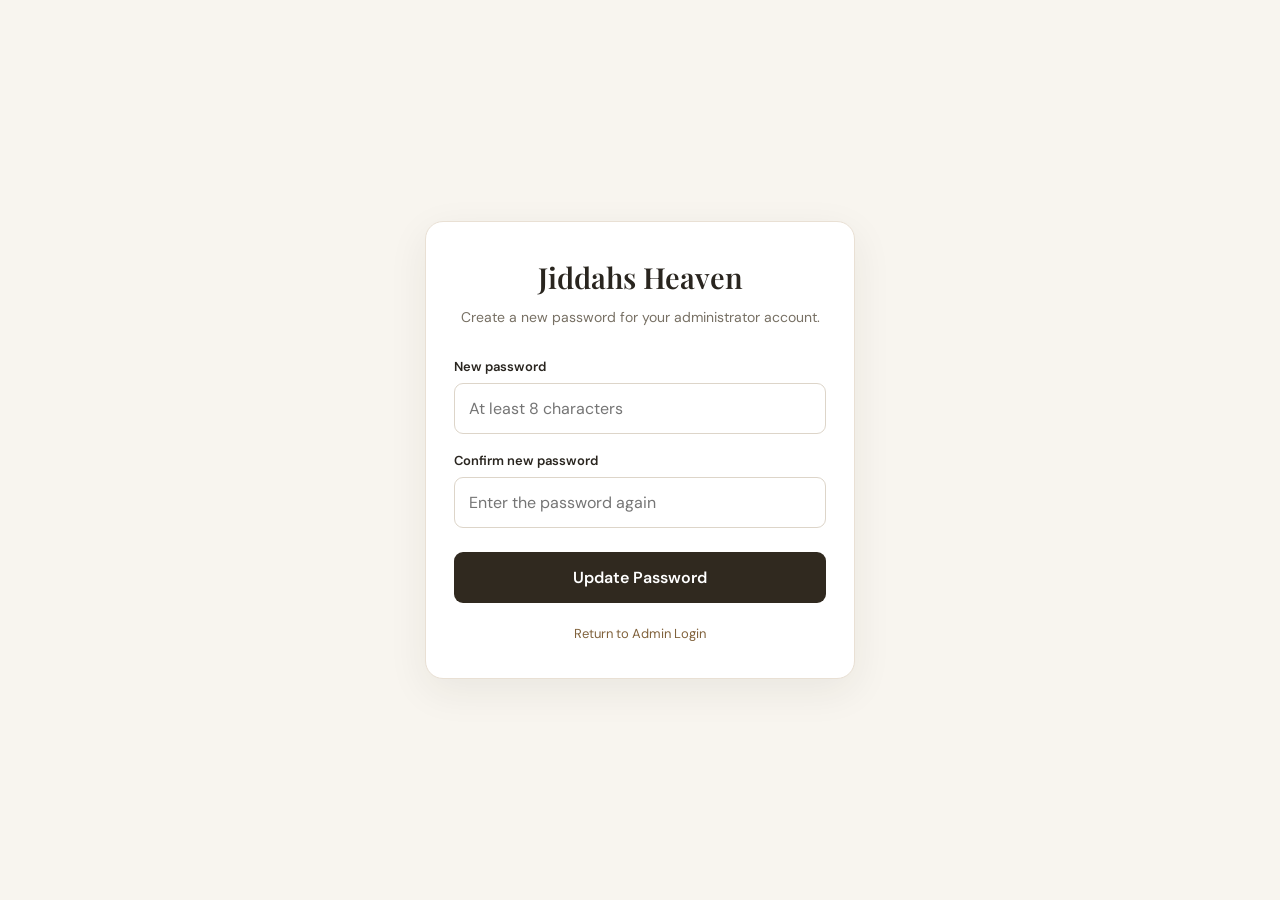
<file: reset-password.html>
<!DOCTYPE html>
<html lang="en">
<head>
  <meta charset="UTF-8">
  <meta name="viewport" content="width=device-width, initial-scale=1.0">
  <meta name="theme-color" content="#f8f5ef">
  <title>Reset Password | Jiddahs Heaven</title>

  <link rel="preconnect" href="https://fonts.googleapis.com">
  <link rel="preconnect" href="https://fonts.gstatic.com" crossorigin>
  <link href="https://fonts.googleapis.com/css2?family=DM+Sans:wght@400;500;600;700&family=Playfair+Display:wght@500;600;700&display=swap" rel="stylesheet">

  <style>
    * {
      box-sizing: border-box;
    }

    body {
      margin: 0;
      min-height: 100vh;
      display: flex;
      align-items: center;
      justify-content: center;
      padding: 24px;
      background: #f8f5ef;
      color: #29251f;
      font-family: "DM Sans", sans-serif;
    }

    .card {
      width: 100%;
      max-width: 430px;
      padding: 36px 28px;
      background: #fff;
      border: 1px solid #e9e0d4;
      border-radius: 18px;
      box-shadow: 0 12px 40px rgba(41, 37, 31, 0.07);
    }

    .brand {
      margin: 0 0 10px;
      text-align: center;
      font-family: "Playfair Display", serif;
      font-size: 29px;
      font-weight: 600;
    }

    .subtitle {
      margin: 0 0 28px;
      color: #777064;
      text-align: center;
      font-size: 14px;
      line-height: 1.7;
    }

    label {
      display: block;
      margin: 18px 0 8px;
      font-size: 13px;
      font-weight: 600;
    }

    input {
      width: 100%;
      padding: 14px;
      border: 1px solid #ddd5c9;
      border-radius: 9px;
      background: #fff;
      color: #29251f;
      font: inherit;
      outline: none;
    }

    input:focus {
      border-color: #94764c;
      box-shadow: 0 0 0 3px rgba(148, 118, 76, 0.12);
    }

    button {
      width: 100%;
      margin-top: 24px;
      padding: 15px;
      border: 0;
      border-radius: 9px;
      background: #30291f;
      color: #fff;
      font: inherit;
      font-weight: 600;
      cursor: pointer;
    }

    button:disabled {
      cursor: not-allowed;
      opacity: 0.6;
    }

    .message {
      display: none;
      margin-top: 18px;
      padding: 12px;
      border-radius: 8px;
      font-size: 13px;
      line-height: 1.6;
      overflow-wrap: anywhere;
    }

    .message.error {
      display: block;
      background: #fff0ee;
      color: #a12d23;
    }

    .message.success {
      display: block;
      background: #edf8ef;
      color: #216b35;
    }

    .back {
      display: block;
      margin-top: 22px;
      color: #80623c;
      text-align: center;
      text-decoration: none;
      font-size: 13px;
    }
  </style>
</head>

<body>
  <main class="card">
    <h1 class="brand">Jiddahs Heaven</h1>

    <p class="subtitle">
      Create a new password for your administrator account.
    </p>

    <form id="resetForm">
      <label for="password">New password</label>
      <input
        id="password"
        type="password"
        minlength="8"
        autocomplete="new-password"
        placeholder="At least 8 characters"
        required
      >

      <label for="confirmPassword">Confirm new password</label>
      <input
        id="confirmPassword"
        type="password"
        minlength="8"
        autocomplete="new-password"
        placeholder="Enter the password again"
        required
      >

      <button id="submitButton" type="submit">
        Update Password
      </button>

      <div id="message" class="message" role="status" aria-live="polite"></div>
    </form>

    <a class="back" href="./admin.html">Return to Admin Login</a>
  </main>

  <script type="module">
    import { supabase } from "./assets/javascript/supabase.js";

    const form = document.getElementById("resetForm");
    const passwordInput = document.getElementById("password");
    const confirmInput = document.getElementById("confirmPassword");
    const button = document.getElementById("submitButton");
    const message = document.getElementById("message");

    function showMessage(text, type) {
      message.textContent = text;
      message.className = "message " + type;
    }

    async function initializeRecovery() {
      const url = new URL(window.location.href);
      const params = new URLSearchParams(url.hash.slice(1));

      const recoveryError =
        params.get("error_description") ||
        url.searchParams.get("error_description");

      if (recoveryError) {
        showMessage(
          "The recovery link is invalid or expired. Request a new one when email recovery is available.",
          "error"
        );
        button.disabled = true;
        return;
      }

      const code = url.searchParams.get("code");

      if (code) {
        const { error } = await supabase.auth.exchangeCodeForSession(code);

        if (error) {
          showMessage(
            "The recovery link could not be verified. It may have expired or already been used.",
            "error"
          );
          button.disabled = true;
          return;
        }

        history.replaceState(
          null,
          "",
          window.location.pathname
        );
      }

      const { data, error } = await supabase.auth.getSession();

      if (error || !data.session) {
        showMessage(
          "Open this page using a valid password recovery link from Supabase before updating your password.",
          "error"
        );
        button.disabled = true;
        return;
      }

      button.disabled = false;
    }

    button.disabled = true;

    form.addEventListener("submit", async (event) => {
      event.preventDefault();

      const password = passwordInput.value;
      const confirmation = confirmInput.value;

      if (password.length < 8) {
        showMessage(
          "Your password must contain at least 8 characters.",
          "error"
        );
        return;
      }

      if (password !== confirmation) {
        showMessage("The passwords do not match.", "error");
        return;
      }

      button.disabled = true;
      button.textContent = "Updating...";

      try {
        const { data, error } = await supabase.auth.updateUser({
          password
        });

        if (error) {
          throw error;
        }

        if (!data.user) {
          throw new Error("The password update could not be confirmed.");
        }

        await supabase.auth.signOut();

        form.reset();

        showMessage(
          "Your password has been updated. You can now return to Admin Login and sign in with your new password.",
          "success"
        );
      } catch (error) {
        showMessage(error.message || "Unable to update your password.", "error");
      } finally {
        button.disabled = false;
        button.textContent = "Update Password";
      }
    });

    initializeRecovery().catch((error) => {
      console.error("Password recovery initialization failed:", error);

      showMessage(
        "Unable to verify the recovery session. Please use a valid recovery link.",
        "error"
      );

      button.disabled = true;
    });
  </script>
</body>
</html>
</file>
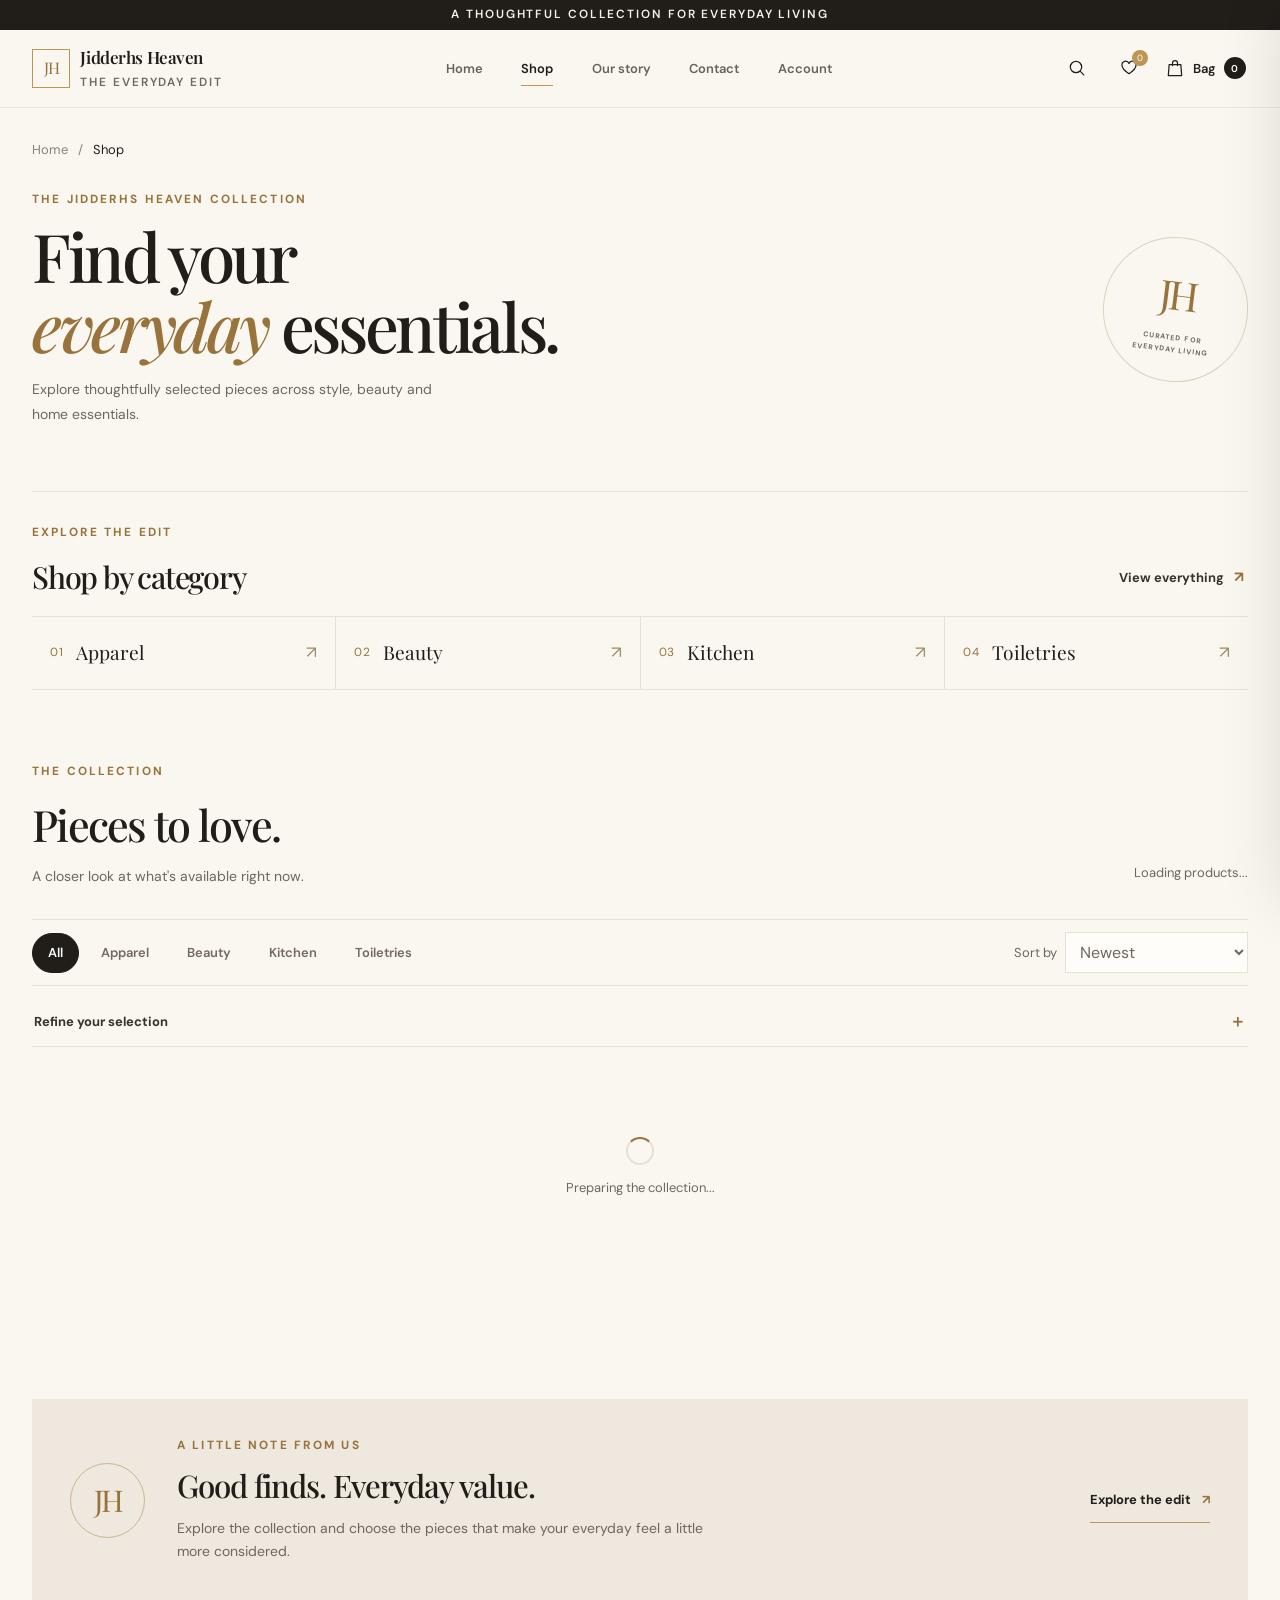
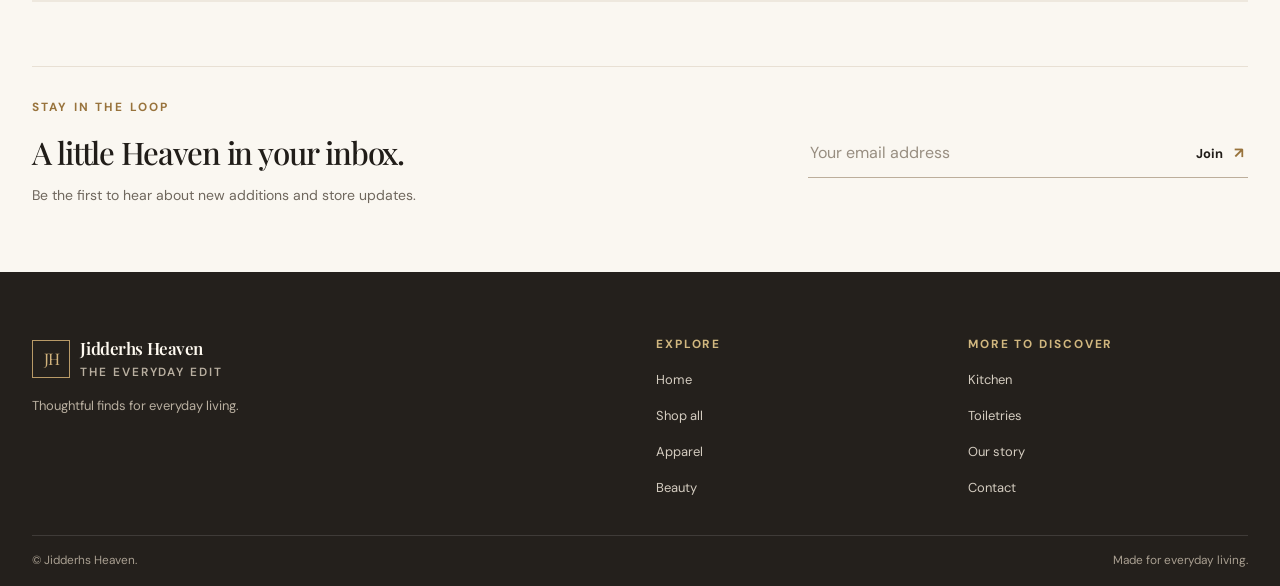
<file: shop.html>
<!DOCTYPE html>
<html lang="en">
<head>
  <meta charset="UTF-8">
  <meta name="viewport" content="width=device-width, initial-scale=1.0">
  <meta name="theme-color" content="#faf7f1">
  <meta name="description" content="Explore the Jidderhs Heaven collection of apparel, beauty, kitchen and toiletry essentials.">
  <title>Shop the Collection | Jidderhs Heaven</title>

  <link rel="preconnect" href="https://fonts.googleapis.com">
  <link rel="preconnect" href="https://fonts.gstatic.com" crossorigin>
  <link href="https://fonts.googleapis.com/css2?family=DM+Sans:wght@400;500;600;700&family=Playfair+Display:wght@500;600;700&display=swap" rel="stylesheet">
  <link rel="stylesheet" href="./assets/css/shop.css">
</head>
<body class="shop-page">
  <!-- ANNOUNCEMENT BAR -->
  <div class="announcement-bar">
    <p>A thoughtful collection for everyday living</p>
  </div>

  <!-- SITE HEADER -->
  <header class="site-header">
    <div class="header-inner page-shell">
      <a class="brand" href="./index.html" aria-label="Jidderhs Heaven home">
        <span class="brand-mark">JH</span>
        <span class="brand-copy">
          <strong>Jidderhs Heaven</strong>
          <small>THE EVERYDAY EDIT</small>
        </span>
      </a>

      <nav class="desktop-nav" aria-label="Main navigation">
        <a href="./index.html">Home</a>
        <a class="is-current" href="./shop.html" aria-current="page">Shop</a>
        <a href="./index.html#about">Our story</a>
        <a href="./index.html#contact">Contact</a>
        <a href="./login.html">Account</a>
      </nav>

      <div class="header-actions">
        <button class="icon-button" id="openSearchButton" type="button" aria-label="Open search">
          <svg viewBox="0 0 24 24" aria-hidden="true"><circle cx="10.8" cy="10.8" r="6.8"></circle><path d="m16 16 4.2 4.2"></path></svg>
        </button>
        <button class="icon-button favorites-header-button" id="favoritesButton" type="button" aria-label="Show favorites" aria-pressed="false">
          <svg viewBox="0 0 24 24" aria-hidden="true"><path d="M20.4 8.8c0 5-8.4 10-8.4 10s-8.4-5-8.4-10A4.4 4.4 0 0 1 12 6.5a4.4 4.4 0 0 1 8.4 2.3Z"></path></svg>
          <span class="favorites-count" id="favoritesCount">0</span>
        </button>
        <button class="bag-button" id="headerCartButton" type="button" aria-label="Open shopping bag">
          <svg viewBox="0 0 24 24" aria-hidden="true"><path d="M5 8h14l1 13H4L5 8Z"></path><path d="M9 9V6a3 3 0 0 1 6 0v3"></path></svg>
          <span>Bag</span>
          <span class="bag-count" id="bagCount">0</span>
        </button>
      </div>
    </div>
  </header>

  <!-- SEARCH PANEL -->
  <section class="search-panel" id="searchPanel" hidden aria-label="Product search">
    <div class="search-panel-inner page-shell">
      <form id="shopSearchForm" class="search-form" role="search">
        <svg viewBox="0 0 24 24" aria-hidden="true"><circle cx="10.8" cy="10.8" r="6.8"></circle><path d="m16 16 4.2 4.2"></path></svg>
        <input id="searchInput" type="search" placeholder="Search products, categories..." autocomplete="off" aria-label="Search products">
        <button class="search-submit" type="submit">Search</button>
        <button class="search-close" id="closeSearch" type="button" aria-label="Close search">×</button>
      </form>
      <div class="search-suggestions" id="searchSuggestions" hidden></div>
    </div>
  </section>

  <main>
    <!-- SHOP INTRO: THIS IS A SHOP SUBPAGE, NOT THE HOMEPAGE HERO -->
    <section class="shop-intro page-shell">
      <div class="breadcrumb"><a href="./index.html">Home</a><span>/</span><span>Shop</span></div>
      <div class="shop-intro-content">
        <div>
          <p class="eyebrow">THE JIDDERHS HEAVEN COLLECTION</p>
          <h1>Find your <em>everyday</em> essentials.</h1>
          <p class="intro-description">Explore thoughtfully selected pieces across style, beauty and home essentials.</p>
        </div>
        <div class="intro-side-note" aria-hidden="true">
          <span>JH</span>
          <small>CURATED FOR<br>EVERYDAY LIVING</small>
        </div>
      </div>
    </section>

    <!-- CATEGORY FILTERS -->
    <section class="category-section page-shell" aria-label="Shop by category">
      <div class="section-topline">
        <div>
          <p class="eyebrow">EXPLORE THE EDIT</p>
          <h2>Shop by category</h2>
        </div>
        <button class="text-button" type="button" data-filter="All">View everything <span>↗</span></button>
      </div>

      <div class="category-list">
        <button class="category-tile" type="button" data-category="Apparel">
          <span class="category-number">01</span><span class="category-name">Apparel</span><span class="category-arrow">↗</span>
        </button>
        <button class="category-tile" type="button" data-category="Beauty">
          <span class="category-number">02</span><span class="category-name">Beauty</span><span class="category-arrow">↗</span>
        </button>
        <button class="category-tile" type="button" data-category="Kitchen">
          <span class="category-number">03</span><span class="category-name">Kitchen</span><span class="category-arrow">↗</span>
        </button>
        <button class="category-tile" type="button" data-category="Toiletries">
          <span class="category-number">04</span><span class="category-name">Toiletries</span><span class="category-arrow">↗</span>
        </button>
      </div>
    </section>

    <!-- PRODUCT CATALOGUE -->
    <section class="catalogue-section page-shell" id="catalogue">
      <div class="catalogue-heading">
        <div>
          <p class="eyebrow">THE COLLECTION</p>
          <h2>Pieces to love.</h2>
          <p class="catalogue-subtitle">A closer look at what's available right now.</p>
        </div>
        <span class="results-count" id="resultsCount" aria-live="polite">Loading products...</span>
      </div>

      <div class="catalogue-controls">
        <div class="filter-tabs" role="group" aria-label="Filter products by category">
          <button class="filter-tab active" type="button" data-filter="All" aria-pressed="true">All</button>
          <button class="filter-tab" type="button" data-filter="Apparel" aria-pressed="false">Apparel</button>
          <button class="filter-tab" type="button" data-filter="Beauty" aria-pressed="false">Beauty</button>
          <button class="filter-tab" type="button" data-filter="Kitchen" aria-pressed="false">Kitchen</button>
          <button class="filter-tab" type="button" data-filter="Toiletries" aria-pressed="false">Toiletries</button>
        </div>
        <label class="sort-control">Sort by
          <select id="sortSelect" aria-label="Sort products">
            <option value="newest">Newest</option>
            <option value="price-low">Price: low to high</option>
            <option value="price-high">Price: high to low</option>
            <option value="name-asc">Name: A–Z</option>
          </select>
        </label>
      </div>

      <details class="filter-panel" id="filterPanel">
        <summary><span>Refine your selection</span><span class="filter-summary-mark">＋</span></summary>
        <div class="filter-panel-content">
          <label class="price-field">Minimum price <span>₦</span><input id="minimumPrice" type="number" min="0" inputmode="numeric" placeholder="0"></label>
          <label class="price-field">Maximum price <span>₦</span><input id="maximumPrice" type="number" min="0" inputmode="numeric" placeholder="No limit"></label>
          <label class="stock-checkbox"><input id="inStockOnly" type="checkbox"><span>Show in-stock items only</span></label>
          <div class="filter-actions">
            <button class="button button-dark button-small" id="applyFiltersButton" type="button">Apply filters</button>
            <button class="button button-quiet button-small" id="resetFilters" type="button">Reset</button>
          </div>
        </div>
      </details>

      <div class="loading-state" id="loadingState" role="status">
        <span class="loading-spinner" aria-hidden="true"></span>
        <p>Preparing the collection...</p>
      </div>

      <div class="product-grid" id="productGrid" aria-live="polite"></div>

      <div class="empty-state" id="emptyState" hidden>
        <span class="empty-state-mark">JH</span>
        <p class="eyebrow">NOTHING HERE JUST YET</p>
        <h3>No products found.</h3>
        <p>Try another category or adjust your filters.</p>
        <button class="button button-dark" id="emptyStateReset" type="button">Clear filters</button>
      </div>
    </section>

    <!-- EDITORIAL STRIP -->
    <section class="shop-note page-shell">
      <div class="shop-note-inner">
        <span class="shop-note-monogram">JH</span>
        <div><p class="eyebrow">A LITTLE NOTE FROM US</p><h2>Good finds. Everyday value.</h2><p>Explore the collection and choose the pieces that make your everyday feel a little more considered.</p></div>
        <a href="#catalogue" class="shop-note-link">Explore the edit <span>↗</span></a>
      </div>
    </section>

    <!-- NEWSLETTER: FRONTEND STATUS ONLY UNTIL A SUBSCRIPTION SERVICE IS CONNECTED -->
    <section class="newsletter-section page-shell">
      <div class="newsletter-copy"><p class="eyebrow">STAY IN THE LOOP</p><h2>A little Heaven in your inbox.</h2><p>Be the first to hear about new additions and store updates.</p></div>
      <form class="newsletter-form" id="newsletterForm">
        <label class="visually-hidden" for="newsletterEmail">Email address</label>
        <input id="newsletterEmail" type="email" placeholder="Your email address" required autocomplete="email">
        <button type="submit" aria-label="Submit newsletter email">Join <span>↗</span></button>
        <p id="newsletterMessage" class="newsletter-message" aria-live="polite"></p>
      </form>
    </section>
  </main>

  <!-- FOOTER -->
  <footer class="site-footer" id="contact">
    <div class="footer-inner page-shell">
      <div class="footer-brand"><a class="brand" href="./index.html"><span class="brand-mark">JH</span><span class="brand-copy"><strong>Jidderhs Heaven</strong><small>THE EVERYDAY EDIT</small></span></a><p>Thoughtful finds for everyday living.</p></div>
      <div class="footer-links"><h3>Explore</h3><a href="./index.html">Home</a><a href="./shop.html">Shop all</a><button type="button" data-footer-category="Apparel">Apparel</button><button type="button" data-footer-category="Beauty">Beauty</button></div>
      <div class="footer-links"><h3>More to discover</h3><button type="button" data-footer-category="Kitchen">Kitchen</button><button type="button" data-footer-category="Toiletries">Toiletries</button><a href="./index.html#about">Our story</a><a href="./index.html#contact">Contact</a></div>
    </div>
    <div class="footer-bottom page-shell"><span>© <span id="currentYear"></span> Jidderhs Heaven.</span><span>Made for everyday living.</span></div>
  </footer>

  <!-- MOBILE FROSTED BOTTOM NAVIGATION -->
  <nav class="jh-bottom-nav" aria-label="Mobile navigation">
    <a class="jh-nav-item" href="./index.html">
      <svg viewBox="0 0 24 24" aria-hidden="true"><path d="m3 10 9-7 9 7v10a1 1 0 0 1-1 1h-6v-7h-4v7H4a1 1 0 0 1-1-1V10Z"></path></svg>
      <span>Home</span>
    </a>
    <a class="jh-nav-item is-active" href="./shop.html" aria-current="page">
      <svg viewBox="0 0 24 24" aria-hidden="true"><path d="M4 5h7v7H4zM13 5h7v7h-7zM4 14h7v6H4zM13 14h7v6h-7z"></path></svg>
      <span>Shop</span>
    </a>
    <button class="jh-nav-item" type="button" data-action="favorites-view">
      <svg viewBox="0 0 24 24" aria-hidden="true"><path d="M20.4 8.8c0 5-8.4 10-8.4 10s-8.4-5-8.4-10A4.4 4.4 0 0 1 12 6.5a4.4 4.4 0 0 1 8.4 2.3Z"></path></svg>
      <span>Saved</span>
    </button>
<button
  type="button"
  class="jh-nav-item"
  id="mobileCartButton"
  aria-label="Shopping bag"
>
  <span class="nav-icon-wrap">
    <svg
      viewBox="0 0 24 24"
      fill="none"
      stroke="currentColor"
      stroke-width="1.7"
      stroke-linecap="round"
      stroke-linejoin="round"
      aria-hidden="true"
    >
      <path d="M5 8h14l1 13H4L5 8Z"></path>
      <path d="M9 8V6a3 3 0 0 1 6 0v2"></path>
    </svg>

    <span class="nav-bag-count" id="mobileCartCount">0</span>
  </span>

  <span>Bag</span>
</button>

    <a href="login.html" class="jh-nav-item" aria-label="Account">
  <svg viewBox="0 0 24 24" aria-hidden="true">
    <path d="M12 12a4 4 0 1 0 0-8 4 4 0 0 0 0 8Z"></path>
    <path d="M4 21v-2a8 8 0 0 1 16 0v2Z"></path>
  </svg>
  <span>Account</span>
</a>
</nav>

<!-- CART BACKDROP AND DRAWER -->
  
  <div class="drawer-overlay" id="overlay" hidden></div>
  <aside class="cart-drawer" id="cartDrawer" aria-hidden="true" aria-label="Shopping bag">
    <div class="cart-drawer-header"><div><p class="eyebrow">YOUR SELECTION</p><h2>Your bag <span id="drawerCount">(0)</span></h2></div><button class="drawer-close" id="closeCartButton" type="button" aria-label="Close shopping bag">×</button></div>
    <div class="cart-items" id="cartItems"></div>
    <div class="cart-empty" id="cartEmpty"><span class="empty-state-mark">JH</span><h3>Your bag is waiting.</h3><p>There are no items in your bag yet.</p><button class="button button-dark" id="continueShopping" type="button">Continue shopping</button></div>
    <div class="cart-summary" id="cartSummary" hidden><div class="cart-subtotal-row"><span>Subtotal</span><strong id="cartSubtotal">₦0</strong></div><p class="cart-summary-note">Delivery charges, if applicable, are confirmed during checkout.</p><a class="button button-dark checkout-button" id="checkoutButton" href="./checkout.html">Continue to checkout <span>→</span></a><button class="continue-shopping-footer" id="continueShoppingFooter" type="button">Continue browsing</button></div>
  </aside>

  <!-- PRODUCT DETAILS DIALOG -->
  <dialog class="product-modal" id="productModal" aria-label="Product details">
    <button class="modal-close" id="closeProductModal" type="button" aria-label="Close product details">×</button>
    <div id="productModalContent"></div>
  </dialog>

  <!-- TOAST NOTIFICATION -->
  <div class="shop-toast" id="toast" role="status" aria-live="polite"></div>

  <script type="module" src="./assets/javascript/shop.js"></script>
</body>
</html>
</file>
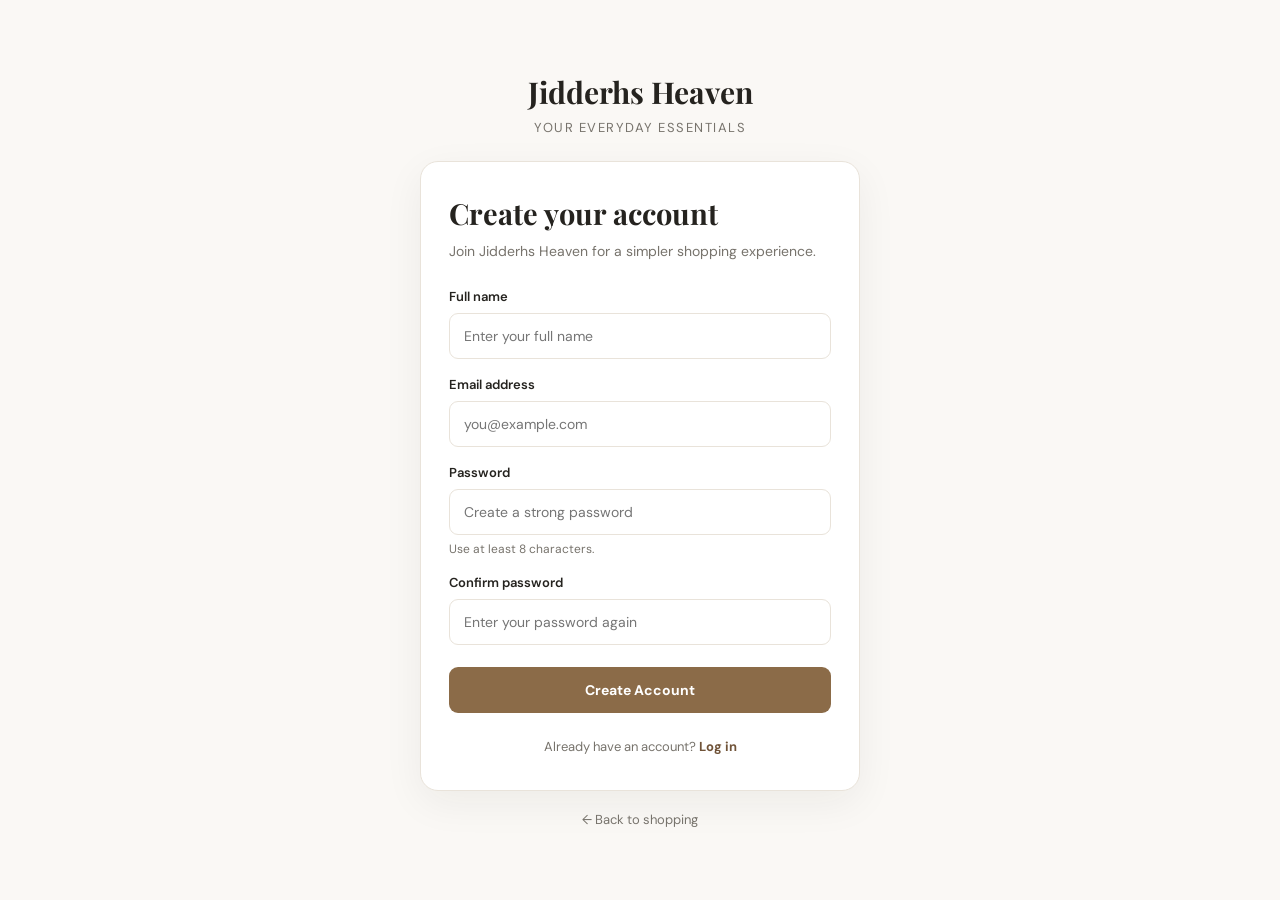
<file: signup.html>
<!DOCTYPE html>
<html lang="en">
<head>
  <meta charset="UTF-8">
  <meta name="viewport" content="width=device-width, initial-scale=1.0">

  <title>Create Account | Jidderhs Heaven</title>

  <link rel="preconnect" href="https://fonts.googleapis.com">
  <link rel="preconnect" href="https://fonts.gstatic.com" crossorigin>

  <link href="https://fonts.googleapis.com/css2?family=DM+Sans:wght@400;500;600;700&family=Playfair+Display:wght@500;600;700&display=swap" rel="stylesheet">

  <style>
    * {
      box-sizing: border-box;
      margin: 0;
      padding: 0;
    }

    :root {
      --bg: #faf8f5;
      --card: #ffffff;
      --text: #25231f;
      --muted: #77736c;
      --accent: #8b6b48;
      --accent-dark: #705338;
      --border: #e9e3da;
      --success: #236b47;
      --error: #b42318;
    }

    body {
      min-height: 100vh;
      padding: 24px 16px;
      display: flex;
      align-items: center;
      justify-content: center;
      background: var(--bg);
      color: var(--text);
      font-family: "DM Sans", sans-serif;
    }

    .auth-container {
      width: 100%;
      max-width: 440px;
    }

    .brand {
      text-align: center;
      margin-bottom: 25px;
    }

    .brand a {
      color: var(--text);
      text-decoration: none;
      font-family: "Playfair Display", serif;
      font-size: 30px;
      font-weight: 700;
    }

    .brand p {
      margin-top: 7px;
      color: var(--muted);
      font-size: 13px;
      letter-spacing: 1.5px;
      text-transform: uppercase;
    }

    .auth-card {
      padding: 32px 28px;
      background: var(--card);
      border: 1px solid var(--border);
      border-radius: 18px;
      box-shadow: 0 12px 40px rgba(35, 30, 20, 0.06);
    }

    h1 {
      font-family: "Playfair Display", serif;
      font-size: 29px;
      margin-bottom: 8px;
    }

    .subtitle {
      color: var(--muted);
      font-size: 14px;
      line-height: 1.6;
      margin-bottom: 25px;
    }

    .field {
      margin-bottom: 17px;
    }

    label {
      display: block;
      font-size: 13px;
      font-weight: 600;
      margin-bottom: 8px;
    }

    input {
      width: 100%;
      padding: 13px 14px;
      border: 1px solid var(--border);
      border-radius: 9px;
      background: #fff;
      color: var(--text);
      font: inherit;
      font-size: 14px;
      outline: none;
      transition: border-color 0.2s, box-shadow 0.2s;
    }

    input:focus {
      border-color: var(--accent);
      box-shadow: 0 0 0 3px rgba(139, 107, 72, 0.12);
    }

    .password-hint {
      margin-top: 6px;
      color: var(--muted);
      font-size: 12px;
    }

    .primary-button {
      width: 100%;
      padding: 14px;
      margin-top: 5px;
      border: none;
      border-radius: 9px;
      background: var(--accent);
      color: #fff;
      font: inherit;
      font-size: 14px;
      font-weight: 700;
      cursor: pointer;
      transition: background 0.2s, transform 0.2s;
    }

    .primary-button:hover {
      background: var(--accent-dark);
    }

    .primary-button:active {
      transform: scale(0.99);
    }

    .primary-button:disabled {
      opacity: 0.65;
      cursor: not-allowed;
    }

    .message {
      display: none;
      margin-top: 17px;
      padding: 12px;
      border-radius: 8px;
      font-size: 13px;
      line-height: 1.6;
      overflow-wrap: anywhere;
    }

    .message.success {
      display: block;
      background: #eaf6ee;
      color: var(--success);
    }

    .message.error {
      display: block;
      background: #fff0ee;
      color: var(--error);
    }

    .auth-footer {
      margin-top: 22px;
      text-align: center;
      font-size: 13px;
      color: var(--muted);
      line-height: 1.8;
    }

    .auth-footer a {
      color: var(--accent-dark);
      font-weight: 700;
      text-decoration: none;
    }

    .auth-footer a:hover {
      text-decoration: underline;
    }

    .back-link {
      display: block;
      margin-top: 20px;
      text-align: center;
      color: var(--muted);
      text-decoration: none;
      font-size: 13px;
    }

    @media (max-width: 400px) {
      .auth-card {
        padding: 27px 20px;
      }

      .brand a {
        font-size: 27px;
      }

      h1 {
        font-size: 26px;
      }
    }
  </style>
</head>

<body>
  <main class="auth-container">

    <div class="brand">
      <a href="index.html">Jidderhs Heaven</a>
      <p>Your everyday essentials</p>
    </div>

    <section class="auth-card">
      <h1>Create your account</h1>

      <p class="subtitle">
        Join Jidderhs Heaven for a simpler shopping experience.
      </p>

      <form id="signupForm">

        <div class="field">
          <label for="fullName">Full name</label>
          <input
            type="text"
            id="fullName"
            name="fullName"
            placeholder="Enter your full name"
            autocomplete="name"
            maxlength="100"
            required
          >
        </div>

        <div class="field">
          <label for="email">Email address</label>
          <input
            type="email"
            id="email"
            name="email"
            placeholder="you@example.com"
            autocomplete="email"
            maxlength="254"
            required
          >
        </div>

        <div class="field">
          <label for="password">Password</label>
          <input
            type="password"
            id="password"
            name="password"
            placeholder="Create a strong password"
            autocomplete="new-password"
            minlength="8"
            required
          >
          <p class="password-hint">
            Use at least 8 characters.
          </p>
        </div>

        <div class="field">
          <label for="confirmPassword">Confirm password</label>
          <input
            type="password"
            id="confirmPassword"
            name="confirmPassword"
            placeholder="Enter your password again"
            autocomplete="new-password"
            minlength="8"
            required
          >
        </div>

        <button
          type="submit"
          class="primary-button"
          id="signupButton"
        >
          Create Account
        </button>

        <div
          id="signupMessage"
          class="message"
          role="status"
          aria-live="polite"
        ></div>

      </form>

      <div class="auth-footer">
        Already have an account?
        <a href="login.html">Log in</a>
      </div>
    </section>

    <a href="index.html" class="back-link">
      ← Back to shopping
    </a>

  </main>

  <script type="module">
    import { supabase } from "./assets/javascript/supabase.js";

    const signupForm = document.getElementById("signupForm");
    const signupButton = document.getElementById("signupButton");
    const signupMessage = document.getElementById("signupMessage");

    function showMessage(message, type) {
      signupMessage.textContent = message;
      signupMessage.className = "message " + type;
    }

    signupForm.addEventListener("submit", async (event) => {
      event.preventDefault();

      const fullName = document
        .getElementById("fullName")
        .value.trim();

      const email = document
        .getElementById("email")
        .value.trim();

      const password = document
        .getElementById("password")
        .value;

      const confirmPassword = document
        .getElementById("confirmPassword")
        .value;

      if (!fullName) {
        showMessage("Please enter your full name.", "error");
        return;
      }

      if (password.length < 8) {
        showMessage(
          "Your password must contain at least 8 characters.",
          "error"
        );
        return;
      }

      if (password !== confirmPassword) {
        showMessage("Your passwords do not match.", "error");
        return;
      }

      signupButton.disabled = true;
      signupButton.textContent = "Creating account...";

      signupMessage.className = "message";
      signupMessage.textContent = "";

      try {
        const { data, error } = await supabase.auth.signUp({
          email,
          password,
          options: {
            data: {
              full_name: fullName
            },
            emailRedirectTo: new URL("login.html", window.location.href).href
          }
        });

        if (error) {
          throw error;
        }

        if (data.session) {
          showMessage(
            "Your account has been created successfully. You can now log in.",
            "success"
          );
        } else {
          showMessage(
            "Registration received! Check your email for a verification link. Verify your email before logging in.",
            "success"
          );
        }

        signupForm.reset();

      } catch (error) {
        console.error("Customer registration error:", error);

        showMessage(
          error.message || "Registration failed. Please try again.",
          "error"
        );

      } finally {
        signupButton.disabled = false;
        signupButton.textContent = "Create Account";
      }
    });
  </script>

</body>
</html>
</file>
<file: assets/css/style.css>
/* ==========================================================
/* ==========================================================
   ALL BY JIDDAMARH
   Premium responsive storefront — HTML/CSS/JS
   ========================================================== */

:root {
  --ink: #171717;
  --muted: #6c6965;
  --paper: #f7f3ee;
  --cream: #eee7de;
  --white: #fff;
  --line: rgba(23, 23, 23, 0.12);
  --line-light: rgba(255, 255, 255, 0.16);
  --black: #101010;
  --serif: "Playfair Display", Georgia, serif;
  --sans: "DM Sans", Arial, sans-serif;
  --container: 1240px;
  --radius: 2px;
  --shadow: 0 24px 70px rgba(0, 0, 0, 0.10);
}

* { box-sizing: border-box; }

html {
  scroll-behavior: smooth;
  font-size: 16px;
}

body {
  margin: 0;
  background: var(--paper);
  color: var(--ink);
  font-family: var(--sans);
  overflow-x: hidden;
}

body.no-scroll { overflow: hidden; }

img {
  display: block;
  width: 100%;
}

a {
  color: inherit;
  text-decoration: none;
}

button, input {
  font: inherit;
}

button { cursor: pointer; }

.container {
  width: min(var(--container), calc(100% - 48px));
  margin-inline: auto;
}

/* ---------- Announcement ---------- */
.announcement-bar {
  background: var(--black);
  color: var(--white);
  font-size: 10px;
  letter-spacing: 0.20em;
  text-transform: uppercase;
}

.announcement-inner {
  min-height: 34px;
  display: flex;
  align-items: center;
  justify-content: center;
  gap: 56.5px;
}

.announcement-dot { opacity: 0.6; }

/* ---------- Header ---------- */
.site-header {
  position: sticky;
  top: 0;
  z-index: 1000;
  background: rgba(247, 243, 238, 0.94);
  backdrop-filter: blur(18px);
  border-bottom: 1px solid var(--line);
}

.nav-wrap {
  min-height: 84px;
  display: grid;
  grid-template-columns: 1fr auto 1fr;
  align-items: center;
  gap: 30px;
}

.brand {
  display: inline-flex;
  flex-direction: column;
  align-items: flex-start;
  width: max-content;
  line-height: 1;
}

.brand-all {
  font-family: var(--serif);
  font-size: 28px;
  letter-spacing: -0.04em;
}

.brand-by {
  font-size: 8px;
  letter-spacing: 0.28em;
  text-transform: uppercase;
  margin: -1px 0 1px 1px;
}

.brand-name {
  font-size: 11px;
  font-weight: 500;
  letter-spacing: 0.30em;
  text-transform: uppercase;
  margin-right: 0px;
}

.desktop-nav {
  display: flex;
  gap: 31px;
  font-size: 11px;
  letter-spacing: 0.1em;
  text-transform: uppercase;
}

.desktop-nav a,
.footer-column a {
  position: relative;
}

.desktop-nav a::after,
.footer-column a::after {
  content: "";
  position: absolute;
  left: 0;
  bottom: -5px;
  width: 100%;
  height: 1px;
  background: currentColor;
  transform: scaleX(0);
  transform-origin: right;
  transition: transform 250ms ease;
}

.desktop-nav a:hover::after,
.footer-column a:hover::after {
  transform: scaleX(1);
  transform-origin: left;
}

.nav-actions {
  display: flex;
  justify-content: flex-end;
  gap: 8px;
}

.icon-button {
  border: 0;
  background: transparent;
  padding: 9px;
  width: 38px;
  height: 38px;
  display: grid;
  place-items: center;
  color: inherit;
  font-size: 21px;
}

.menu-toggle {
  display: none;
}

.menu-toggle span {
  width: 18px;
  height: 1px;
  background: currentColor;
  display: block;
  transition: transform 200ms ease;
}

.menu-toggle span + span { margin-top: -1px; }

.bag-button {
  position: relative;
}

.bag-count {
  position: absolute;
  right: 1px;
  top: 0;
  background: var(--ink);
  color: var(--white);
  width: 15px;
  height: 15px;
  border-radius: 999px;
  font-size: 8px;
  display: grid;
  place-items: center;
}

.mobile-nav {
  display: none;
  border-top: 1px solid var(--line);
  padding: 8px 24px 18px;
}

.mobile-nav a {
  display: block;
  padding: 14px 0;
  border-bottom: 1px solid var(--line);
  font-size: 12px;
  letter-spacing: 0.12em;
  text-transform: uppercase;
}
/* ---------- Search panel ---------- */
.search-panel {
  display: none;
  border-top: 1px solid var(--line);
  box-shadow: 0 10px 35px rgba(0,0,0,0.08);
}

.search-panel.open { display: block; }

.search-inner { padding: 22px 0 28px; }

.search-inner label {
  display: block;
  font-size: 10px;
  letter-spacing: 0.16em;
  text-transform: uppercase;
  margin-bottom: 9px;
}

.search-row {
  display: grid;
  grid-template-columns: 1fr auto;
  align-items: center;
  border-bottom: 1px solid var(--ink);
}

.search-row input {
  border: 0;
  background: transparent;
  outline: 0;
  padding: 8px 0 12px;
  font-size: clamp(22px, 3vw, 36px);
  color: var(--ink);
}

.search-row input::placeholder { color: #9a948e; }

.search-close {
  border: 0;
  background: transparent;
  font-size: 30px;
  padding: 8px;
}

.search-inner p {
  margin: 12px 0 0;
  color: var(--muted);
  font-size: 12px;
}

/* ---------- Hero ---------- */
/* ===================================
   JIDDAH'S HEAVEN HERO FIX
   =================================== */

.hero {
  position: relative;
  isolation: isolate;
  display: flex;
  align-items: center;
  width: 100%;
  min-height: 580px;
  overflow: hidden;
  box-sizing: border-box;
}

/* Background image */
.hero .hero-media {
  position: absolute;
  inset: 0;
  width: 100%;
  height: 100%;
  z-index: -2;
  overflow: hidden;
}

.hero .hero-media .slot-image {
  display: block;
  width: 100%;
  height: 100%;
  object-fit: cover;
  object-position: center;
}

/* Image overlay */
.hero .hero-shade {
  position: absolute;
  inset: 0;
  z-index: -1;
  background: linear-gradient(
    90deg,
    rgba(0, 0, 0, 0.70),
    rgba(0, 0, 0, 0.30),
    rgba(0, 0, 0, 0.05)
  );
}

/* Text and buttons */
.hero .hero-content {
  position: relative;
  z-index: 1;
  width: 100%;
  max-width: 1200px;
  margin: 0 auto;
  padding: 110px 6% 50px;
  box-sizing: border-box;
  color: #ffffff;
}

.hero .hero-content h1 {
  max-width: 750px;
  font-size: clamp(2rem, 5vw, 4.5rem);
  line-height: 1.12;
  overflow-wrap: break-word;
}

.hero .hero-content p,
.hero .hero-content .hero-text {
  max-width: 580px;
  font-size: clamp(0.95rem, 1.5vw, 1.15rem);
  line-height: 1.7;
}

/* Tablet */
@media (max-width: 768px) {
  .hero {
    min-height: 520px;
  }

  .hero .hero-content {
    padding: 55px 5%;
  }

  .hero .hero-media .slot-image {
    object-position: center;
  }
}

/* Mobile */
@media (max-width: 480px) {
  .hero {
    min-height: 480px;
  }

  .hero .hero-content {
    padding: 40px 22px;
  }

  .hero .hero-content h1 {
    font-size: clamp(1.9rem, 8vw, 2.8rem);
  }

  .hero .hero-content p,
  .hero .hero-content .hero-text {
    font-size: 0.95rem;
  }

  .hero .hero-shade {
    background: rgba(0, 0, 0, 0.48);
  }

  .hero .hero-media .slot-image {
    object-position: center;
  }
}
.eyebrow {
  margin: 0 0 17px;
  font-size: 10px;
  letter-spacing: 0.2em;
  text-transform: uppercase;
  color: var(--muted);
}

.eyebrow-light { color: rgba(255,255,255,0.76); }

.hero h1 {
  margin: 0;
  max-width: 800px;
  font-family: var(--serif);
  font-weight: 500;
  font-size: clamp(50px, 7vw, 94px);
  line-height: 0.95;
  letter-spacing: -0.045em;
}

.hero h1 em,
h2 em {
  font-style: italic;
  font-weight: 500;
}

.hero-text {
  max-width: 590px;
  line-height: 1.75;
  color: rgba(255,255,255,0.82);
  margin: 25px 0 33px;
  font-size: 14px;
}

.button {
  border: 1px solid var(--ink);
  background: transparent;
  color: var(--ink);
  min-height: 48px;
  display: inline-flex;
  justify-content: center;
  align-items: center;
  gap: 16px;
  padding: 0 22px;
  font-size: 11px;
  font-weight: 700;
  letter-spacing: 0.12em;
  text-transform: uppercase;
  transition: 250ms ease;
}

.button:hover {
  transform: translateY(-2px);
}

.button-light {
  border-color: rgba(255,255,255,0.7);
  color: var(--white);
}

.button-light:hover {
  background: var(--white);
  color: var(--ink);
}

.button-dark {
  background: var(--ink);
  color: var(--white);
  border-color: var(--ink);
}

.button-dark:hover {
  background: transparent;
  color: var(--ink);
}

.hero-scroll {
  position: absolute;
  right: 24px;
  bottom: 28px;
  font-size: 9px;
  letter-spacing: 0.18em;
  color: rgba(255,255,255,0.7);
  writing-mode: vertical-rl;
  transform: rotate(180deg);
  display: flex;
  align-items: center;
  gap: 9px;
}

/* ---------- Marquee ---------- */
.marquee {
  overflow: hidden;
  background: var(--black);
  color: var(--white);
  border-bottom: 1px solid var(--line-light);
}

.marquee-track {
  white-space: nowrap;
  display: inline-flex;
  align-items: center;
  gap: 22px;
  min-height: 50px;
  padding-left: 4vw;
  font-size: 10px;
  letter-spacing: 0.2em;
  animation: marquee 24s linear infinite;
}

.marquee-track b { opacity: 0.5; }

@keyframes marquee {
  to { transform: translateX(-32%); }
}

/* ---------- Sections ---------- */
.section {
  padding: 110px 0;
}

.section-cream { background: var(--paper); }
.section-white { background: #fbfaf8; }
.section-dark { background: var(--black); color: var(--white); }

.section-heading {
  display: flex;
  justify-content: space-between;
  align-items: flex-end;
  gap: 40px;
  margin-bottom: 45px;
}

.section-heading h2,
.statement h2,
.newsletter h2 {
  margin: 0;
  font-family: var(--serif);
  font-weight: 500;
  font-size: clamp(40px, 5vw, 68px);
  line-height: 0.98;
  letter-spacing: -0.04em;
}

.heading-note {
  max-width: 380px;
  margin: 0;
  font-size: 13px;
  line-height: 1.75;
  color: var(--muted);
}

.light-heading .eyebrow { color: rgba(255,255,255,0.6); }

.text-link {
  font-size: 10px;
  letter-spacing: 0.16em;
  text-transform: uppercase;
  padding-bottom: 6px;
  border-bottom: 1px solid currentColor;
}

.text-link-light { color: rgba(255,255,255,0.88); }

/* ---------- Image Slots ---------- */
.image-slot {
  position: relative;
  overflow: hidden;
  isolation: isolate;
  background-color: #ded7cf;
}

/* All website imagery is loaded through ordinary HTML img src attributes. */
.slot-image {
  position: absolute;
  inset: 0;
  z-index: 0;
  display: block;
  width: 100%;
  height: 100%;
  object-fit: cover;
  object-position: center;
}

.image-slot::after {
  content: "";
  position: absolute;
  inset: 0;
  z-index: 1;
  border: 1px solid rgba(255,255,255,0.12);
  pointer-events: none;
}


/* ---------- Category Cards ---------- */
.category-grid {
  display: grid;
  grid-template-columns: repeat(2, 1fr);
  grid-template-rows: repeat(2, minmax(340px, 520px));
  gap: 18px;
}

.category-large { grid-row: span 2; }

.category-card {
  position: relative;
  min-height: 340px;
  color: var(--white);
  overflow: hidden;
}

.category-media {
  position: absolute;
  inset: 0;
  transition: transform 700ms cubic-bezier(.2,.75,.2,1);
}

.category-overlay {
  position: absolute;
  inset: 0;
  background: linear-gradient(180deg, rgba(0,0,0,0.08), rgba(0,0,0,0.7));
}

.category-content {
  position: absolute;
  inset: auto 27px 27px;
}

.category-content small {
  font-size: 9px;
  letter-spacing: 0.18em;
  opacity: 0.7;
}

.category-content h3 {
  margin: 8px 0 8px;
  font-family: var(--serif);
  font-size: clamp(30px, 4vw, 52px);
  font-weight: 500;
  line-height: 1;
  letter-spacing: -0.04em;
}

.category-content span {
  font-size: 10px;
  letter-spacing: 0.13em;
  text-transform: uppercase;
}

.category-card:hover .category-media { transform: scale(1.035); }

/* ---------- Product Cards ---------- */
.product-grid {
  display: grid;
  grid-template-columns: repeat(4, 1fr);
  gap: 20px;
}

.product-card { min-width: 0; }

.product-media {
  aspect-ratio: 0.82;
  position: relative;
  background: #e8e0d7;
  overflow: hidden;
}


.product-media::before {
  content: "";
  position: absolute;
  inset: 0;
  z-index: 1;
  background: linear-gradient(145deg, rgba(255,255,255,0.22), rgba(0,0,0,0.05));
  pointer-events: none;
}

.product-media {
  transition: transform 350ms ease;
}

.product-card:hover .product-media { transform: translateY(-3px); }

.product-tag {
  position: absolute;
  z-index: 3;
  top: 12px;
  left: 12px;
  background: var(--black);
  color: var(--white);
  padding: 7px 8px;
  font-size: 8px;
  letter-spacing: 0.13em;
  text-transform: uppercase;
}

.product-info {
  padding: 16px 2px 4px;
}

.product-meta {
  display: flex;
  justify-content: space-between;
  gap: 15px;
  font-size: 8px;
  text-transform: uppercase;
  letter-spacing: 0.12em;
  color: var(--muted);
  margin-bottom: 8px;
}

.product-name {
  margin: 0;
  font-family: var(--serif);
  font-size: 22px;
  font-weight: 500;
  line-height: 1.05;
  letter-spacing: -0.02em;
}

.product-desc {
  margin: 7px 0 12px;
  color: var(--muted);
  font-size: 11px;
  line-height: 1.55;
}

.product-bottom {
  display: flex;
  justify-content: space-between;
  align-items: center;
  gap: 10px;
}

.product-price { font-size: 12px; font-weight: 700; }

.add-to-bag {
  border: 0;
  border-bottom: 1px solid currentColor;
  background: transparent;
  color: inherit;
  padding: 0 0 3px;
  font-size: 9px;
  letter-spacing: 0.13em;
  text-transform: uppercase;
  font-weight: 700;
}

.product-grid-dark .product-card { color: var(--white); }
.product-grid-dark .product-desc,
.product-grid-dark .product-meta { color: rgba(255,255,255,0.52); }
.product-grid-dark .product-media {
  background: #292929;
}
.product-grid-dark .empty-state {
  grid-column: 1 / -1;
  padding: 70px 20px;
  text-align: center;
  color: var(--muted);
  border: 1px dashed var(--line);
}

.empty-state h3 {
  margin: 0 0 8px;
  font-family: var(--serif);
  font-size: 30px;
}

.whatsapp-order-btn {
    display: block;
    padding: 12px;
    margin-top: 10px;
    background: #25D366;
    color: white;
    text-align: center;
    text-decoration: none;
    font-weight: 600;
    border-radius: 8px;
    transition: 0.3s ease;
}

.whatsapp-order-btn:hover {
    background: #1ebe5d;
    transform: translateY(-3px);
}
/* ---------- Editorial ---------- */
.editorial-grid {
  display: grid;
  grid-template-columns: 0.85fr 1.15fr;
  min-height: 600px;
  align-items: stretch;
}

.editorial-grid-reverse {
  grid-template-columns: 1.15fr 0.85fr;
}

.editorial-copy {
  padding: 50px clamp(10px, 6vw, 110px) 50px 0;
  align-self: center;
  max-width: 560px;
}

.editorial-grid-reverse .editorial-copy {
  padding: 50px 0 50px clamp(10px, 6vw, 110px);
}

.editorial-copy h2 {
  margin: 0 0 26px;
  font-family: var(--serif);
  font-size: clamp(45px, 5.5vw, 76px);
  font-weight: 500;
  line-height: 0.96;
  letter-spacing: -0.045em;
}

.editorial-copy > p:not(.eyebrow) {
  margin: 0 0 30px;
  color: var(--muted);
  font-size: 13px;
  line-height: 1.8;
  max-width: 470px;
}

.editorial-media {
  min-height: 580px;
}

.editorial-grid-reverse .editorial-media { order: 1; }
.editorial-grid-reverse .editorial-copy { order: 2; }

/* ---------- Statement ---------- */
.statement {
  background: var(--black);
  color: var(--white);
  padding: 150px 0;
  text-align: center;
}

.statement-inner {
  max-width: 880px;
}

.statement .eyebrow { margin-bottom: 25px; color: rgba(255,255,255,0.55); }

.statement h2 {
  font-size: clamp(52px, 7.5vw, 104px);
}

.statement p:last-child {
  max-width: 590px;
  margin: 30px auto 0;
  color: rgba(255,255,255,0.66);
  font-size: 13px;
  line-height: 1.8;
}

/* ---------- Filters ---------- */
.products-heading { align-items: flex-end; }

.filter-wrap {
  display: flex;
  flex-wrap: wrap;
  justify-content: flex-end;
  gap: 8px;
}

.filter-button {
  border: 1px solid var(--line);
  background: transparent;
  padding: 9px 13px;
  font-size: 9px;
  text-transform: uppercase;
  letter-spacing: 0.12em;
  color: var(--muted);
}

.filter-button:hover,
.filter-button.active {
  background: var(--ink);
  border-color: var(--ink);
  color: var(--white);
}

/* ---------- Service ---------- */
.service-grid {
  display: grid;
  grid-template-columns: repeat(4, 1fr);
  border-top: 1px solid var(--line);
  border-bottom: 1px solid var(--line);
}

.service-card {
  padding: 34px 25px 40px;
  border-right: 1px solid var(--line);
}

.service-card:last-child { border-right: 0; }

.service-card span {
  font-size: 9px;
  letter-spacing: 0.16em;
  color: var(--muted);
}

.service-card h3 {
  font-family: var(--serif);
  font-weight: 500;
  font-size: 28px;
  margin: 34px 0 10px;
}

.service-card p {
  color: var(--muted);
  font-size: 11px;
  line-height: 1.65;
  margin: 0;
}

/* ---------- Newsletter ---------- */
.newsletter {
  background: var(--cream);
  padding: 95px 0;
}

.newsletter-inner {
  display: grid;
  grid-template-columns: 0.8fr 1.2fr;
  gap: 70px;
  align-items: center;
}

.newsletter-form {
  justify-self: stretch;
}

.newsletter-input-row {
  display: grid;
  grid-template-columns: 1fr auto;
  border-bottom: 1px solid var(--ink);
}

.newsletter-input-row input {
  border: 0;
  background: transparent;
  outline: 0;
  min-width: 0;
  padding: 12px 0;
  font-size: 20px;
}

.newsletter-input-row input::placeholder { color: #938d86; }

.newsletter-input-row .button {
  align-self: center;
  margin-bottom: 4px;
}

.newsletter-form > p {
  margin: 14px 0 0;
  color: var(--muted);
  font-size: 11px;
}

.newsletter-form.success > p {
  color: var(--ink);
}

/* ---------- Footer ---------- */
.site-footer {
  background: #0f0f0f;
  color: var(--white);
  padding: 75px 0 26px;
}

.footer-grid {
  display: grid;
  grid-template-columns: 1.7fr 1fr 1fr 1fr;
  gap: 50px;
  padding-bottom: 65px;
}

.footer-brand p {
  color: rgba(255,255,255,0.54);
  font-size: 11px;
  line-height: 1.7;
  max-width: 220px;
  margin-top: 19px;
}

.footer-brand-logo .brand-all { font-size: 32px; }
.footer-brand-logo .brand-by,
.footer-brand-logo .brand-name { color: rgba(255,255,255,0.85); }

.footer-column h4 {
  margin: 0 0 20px;
  font-size: 9px;
  letter-spacing: 0.17em;
  text-transform: uppercase;
  color: rgba(255,255,255,0.45);
}

.footer-column a {
  display: block;
  width: max-content;
  max-width: 100%;
  margin-bottom: 13px;
  color: rgba(255,255,255,0.82);
  font-size: 11px;
}

.footer-column a::after {
  bottom: -3px;
}

.footer-bottom {
  border-top: 1px solid var(--line-light);
  display: flex;
  justify-content: space-between;
  gap: 20px;
  padding-top: 22px;
  color: rgba(255,255,255,0.4);
  font-size: 9px;
  letter-spacing: 0.08em;
  text-transform: uppercase;
}

/* ---------- Cart Drawer ---------- */
.cart-overlay {
  position: fixed;
  inset: 0;
  background: rgba(0,0,0,0.44);
  opacity: 0;
  visibility: hidden;
  transition: 250ms ease;
  z-index: 1100;
}

.cart-overlay.open {
  opacity: 1;
  visibility: visible;
}

.cart-drawer {
  position: fixed;
  top: 0;
  right: 0;
  height: 100dvh;
  width: min(470px, 100%);
  z-index: 1200;
  background: var(--paper);
  color: var(--ink);
  transform: translateX(100%);
  transition: transform 350ms cubic-bezier(.2,.75,.2,1);
  display: grid;
  grid-template-rows: auto 1fr auto;
}

.cart-drawer.open { transform: translateX(0); }

.cart-header {
  display: flex;
  justify-content: space-between;
  align-items: flex-start;
  padding: 28px;
  border-bottom: 1px solid var(--line);
}

.cart-header h2 {
  font-family: var(--serif);
  font-weight: 500;
  font-size: 34px;
  margin: 4px 0 0;
}

.cart-close {
  font-size: 29px;
}

.cart-items {
  overflow-y: auto;
  padding: 10px 28px 20px;
}

.cart-empty {
  color: var(--muted);
  font-size: 13px;
  line-height: 1.7;
  padding: 50px 0;
}

.cart-item {
  display: grid;
  grid-template-columns: 74px 1fr auto;
  gap: 13px;
  align-items: center;
  padding: 16px 0;
  border-bottom: 1px solid var(--line);
}

.cart-item-thumb {
  display: block;
  width: 100%;
  height: 90px;
  object-fit: cover;
  background: #e5ddd3;
  border: 1px solid var(--line);
}

.cart-item h4 {
  font-family: var(--serif);
  font-weight: 500;
  font-size: 18px;
  margin: 0 0 5px;
}

.cart-item p {
  margin: 0;
  color: var(--muted);
  font-size: 10px;
  line-height: 1.45;
}

.cart-item-price {
  font-size: 11px;
  font-weight: 700;
  white-space: nowrap;
}

.cart-footer {
  padding: 22px 28px 30px;
  border-top: 1px solid var(--line);
  background: rgba(247,243,238,0.96);
}

.cart-total-row {
  display: flex;
  justify-content: space-between;
  align-items: center;
  font-size: 12px;
  margin-bottom: 9px;
}

.cart-total-row strong { font-size: 16px; }

.cart-note {
  color: var(--muted);
  font-size: 9px;
  line-height: 1.55;
  margin: 0 0 17px;
}

.button-full { width: 100%; }

/* ---------- Toast ---------- */
.toast {
  position: fixed;
  z-index: 1400;
  left: 50%;
  bottom: 22px;
  transform: translate(-50%, 25px);
  background: var(--black);
  color: var(--white);
  padding: 13px 17px;
  font-size: 10px;
  letter-spacing: 0.05em;
  opacity: 0;
  visibility: hidden;
  transition: 250ms ease;
  max-width: calc(100% - 30px);
  text-align: center;
}

.toast.show {
  opacity: 1;
  visibility: visible;
  transform: translate(-50%, 0);
}

/* ---------- Responsive ---------- */
@media (max-width: 1100px) {
  .desktop-nav { gap: 19px; }
  .product-grid { grid-template-columns: repeat(2, 1fr); }
  .service-grid { grid-template-columns: repeat(2, 1fr); }
  .service-card:nth-child(2) { border-right: 0; }
  .service-card:nth-child(-n+2) { border-bottom: 1px solid var(--line); }
}

@media (max-width: 820px) {
  .container { width: min(var(--container), calc(100% - 34px)); }

  .desktop-nav { display: none; }
  .nav-wrap { grid-template-columns: 1fr auto 1fr; min-height: 70px; }
  .menu-toggle { display: grid; justify-self: start; }
  .mobile-nav.open { display: block; }

  .hero { min-height: 78vh; }
  .hero-content { padding: 125px 0 80px; }
  .hero-scroll { display: none; }

  .section { padding: 78px 0; }
  .section-heading,
  .split-heading,
  .newsletter-inner {
    grid-template-columns: 1fr;
    display: grid;
    gap: 23px;
  }

  .heading-note { max-width: 520px; }

  .category-grid {
    grid-template-columns: 1fr 1fr;
    grid-template-rows: repeat(2, minmax(300px, 50vw));
  }

  .category-large { grid-row: span 1; }

  .editorial-grid,
  .editorial-grid-reverse {
    grid-template-columns: 1fr;
    min-height: 0;
  }

  .editorial-grid-reverse .editorial-media,
  .editorial-grid-reverse .editorial-copy {
    order: initial;
  }

  .editorial-copy,
  .editorial-grid-reverse .editorial-copy {
    padding: 10px 0 50px;
  }

  .editorial-media { min-height: 500px; }
  .newsletter-inner { gap: 40px; }
  .newsletter-input-row { grid-template-columns: 1fr; border-bottom: 0; gap: 10px; }
  .newsletter-input-row input { border-bottom: 1px solid var(--ink); }
  .newsletter-input-row .button { margin: 0; width: 100%; }

  .footer-grid { grid-template-columns: 1fr 1fr; }
  .footer-brand { grid-column: 1 / -1; }
}

@media (max-width: 560px) {
  .announcement-inner {
    justify-content: flex-start;
    overflow: hidden;
    white-space: nowrap;
    min-height: 31px;
    font-size: 8px;
  }

  .container { width: min(var(--container), calc(100% - 26px)); }

  .brand-all { font-size: 24px; }
  .brand-name { font-size: 9px; }

  .hero {
    min-height: 72vh;
  }

  .hero-shade {
    background: linear-gradient(180deg, rgba(0,0,0,0.16), rgba(0,0,0,0.75));
  }

  .hero-content { padding: 85px 0 50px; }
  .hero h1 { font-size: clamp(43px, 13vw, 68px); }
  .hero-text { font-size: 12px; line-height: 1.65; margin: 18px 0 24px; }

  .marquee-track {
    min-height: 43px;
    font-size: 8px;
    gap: 13px;
  }

  .section { padding: 64px 0; }
  .section-heading h2,
  .statement h2,
  .newsletter h2 { font-size: 45px; }

  .category-grid {
    display: grid;
    grid-template-columns: 1fr;
    grid-template-rows: none;
    gap: 12px;
  }

  .category-large,
  .category-card {
    min-height: 78vw;
  }

  .product-grid { grid-template-columns: 1fr 1fr; gap: 13px; }
  .product-name { font-size: 18px; }
  .product-desc { font-size: 10px; }
  .product-info { padding-top: 11px; }
  .product-media { aspect-ratio: 0.82; }
  .filter-wrap { justify-content: flex-start; }
  .filter-button { font-size: 8px; padding: 8px 9px; }

  .editorial-media { min-height: 110vw; }
  .editorial-copy h2 { font-size: 54px; }
  .statement { padding: 105px 0; }

  .service-grid { grid-template-columns: 1fr 1fr; }
  .service-card { padding: 24px 16px 30px; }
  .service-card:nth-child(2) { border-bottom: 1px solid var(--line); }
  .service-card h3 { margin-top: 24px; font-size: 22px; }

  .footer-grid { grid-template-columns: 1fr 1fr; gap: 28px 20px; }
  .footer-brand { grid-column: 1 / -1; }
  .footer-bottom { flex-direction: column; gap: 8px; }
}

/* ---------- Reduced motion ---------- */
@media (prefers-reduced-motion: reduce) {
  html { scroll-behavior: auto; }
  *,
  *::before,
  *::after {
    animation-duration: 0.01ms !important;
    animation-iteration-count: 1 !important;
    transition-duration: 0.01ms !important;
  }
}


/* ---------- Image clarity and polished motion ---------- */
.slot-image {
  object-fit: cover;
  object-position: center;
  image-rendering: auto;
  backface-visibility: hidden;
  transform: translateZ(0) scale(1.001);
  transition: transform 800ms cubic-bezier(.2,.75,.2,1), filter 500ms ease;
}

.hero-media .slot-image { object-position: center 48%; }
.category-card .slot-image { object-position: center; }
.editorial-media .slot-image { object-position: center; }
.product-media .slot-image { object-position: center 35%; }

.category-card .category-media { overflow: hidden; }
.category-card:hover .slot-image,
.category-card:focus-visible .slot-image { transform: translateZ(0) scale(1.055); }

.product-card { transition: transform 300ms ease, opacity 300ms ease; }
.product-media { overflow: hidden; }
.product-card:hover .slot-image,
.product-card:focus-within .slot-image { transform: translateZ(0) scale(1.045); }

.image-slot { background-image: linear-gradient(135deg, #eee7de, #d8cec3); }

/* Reveal sections as they enter the viewport, including on phones. */
.reveal-on-scroll {
  opacity: 1;
  transform: none;
}
.reveal-ready .reveal-on-scroll {
  opacity: 0;
  transform: translateY(22px);
  transition: opacity 600ms ease, transform 600ms cubic-bezier(.2,.75,.2,1);
  transition-delay: var(--reveal-delay, 0ms);
}
.reveal-ready .reveal-on-scroll.is-visible {
  opacity: 1;
  transform: translateY(0);
}

@media (hover: hover) and (pointer: fine) {
  .category-card:hover { box-shadow: 0 18px 45px rgba(0,0,0,.12); }
  .service-card { transition: transform 300ms ease, background-color 300ms ease; }
  .service-card:hover { transform: translateY(-5px); }
  .product-card:hover { transform: translateY(-3px); }
}

@media (hover: none), (pointer: coarse) {
  .category-card:active { transform: scale(.99); }
  .button:active, .filter-button:active, .add-to-bag:active { transform: scale(.98); }
  .category-card, .product-card, .service-card { -webkit-tap-highlight-color: transparent; }
}

@media (max-width: 560px) {
  .hero-media .slot-image { object-position: 60% center; }
  .category-card .slot-image { object-position: center 40%; }
  .product-card { min-width: 0; }
  .product-media { border-radius: 2px; }
  .search-inner { padding: 16px 0 20px; }
  .search-row input { min-width: 0; font-size: 21px; }
}

@media (prefers-reduced-motion: reduce) {
  .reveal-ready .reveal-on-scroll,
  .reveal-ready .reveal-on-scroll.is-visible { opacity: 1; transform: none; }
}


/* Consistent outline icon for the shopping bag control. */
.bag-button svg {
  width: 20px;
  height: 20px;
  fill: none;
  stroke: currentColor;
  stroke-width: 1.5;
  stroke-linecap: round;
  stroke-linejoin: round;
}

/* Shopping cart quantity controls */

.quantity-controls {
  display: flex;
  align-items: center;
  gap: 12px;
  margin-top: 12px;
}

.quantity-btn {
  display: inline-flex;
  align-items: center;
  justify-content: center;
  width: 28px;
  height: 28px;
  border: 1px solid #d8d0c5;
  border-radius: 50%;
  background: transparent;
  color: inherit;
  font-size: 16px;
  cursor: pointer;
  transition: background 0.2s, opacity 0.2s;
}

.quantity-btn:hover:not(:disabled) {
  background: #eee8df;
  color: #222;
}

.quantity-btn:disabled {
  opacity: 0.35;
  cursor: not-allowed;
}

.quantity-value {
  min-width: 18px;
  text-align: center;
  font-weight: 600;
}

.cart-item-details {
  min-width: 0;
}

.cart-item-details h4 {
  overflow-wrap: anywhere;
}


/* ========================================
   JIDDERHS HEAVEN
   PREMIUM FROSTED GLASS NAVIGATION
======================================== */

.jh-bottom-nav {
  position: fixed;
  z-index: 9999;

  left: 50%;
  bottom: calc(16px + env(safe-area-inset-bottom, 0px));

  width: min(390px, calc(100% - 30px));
  min-height: 72px;

  padding: 8px;
  box-sizing: border-box;

  display: grid;
  grid-template-columns: repeat(4, minmax(0, 1fr));

  transform: translateX(-50%);

  /* CLEAR FROSTED GLASS */
  background: rgba(255, 252, 247, 0.58);

  -webkit-backdrop-filter: blur(24px) saturate(165%);
  backdrop-filter: blur(24px) saturate(165%);

  border: 1px solid rgba(255, 255, 255, 0.85);
  border-radius: 23px;

  box-shadow:
    0 10px 35px rgba(33, 26, 23, 0.12),
    0 2px 8px rgba(33, 26, 23, 0.04),
    inset 0 1px 0 rgba(255, 255, 255, 0.85);

  isolation: isolate;

  animation: jhNavEnter 550ms cubic-bezier(.2, .75, .25, 1) both;
}

/* SLIDING ACTIVE BACKGROUND */

.jh-bottom-nav::before {
  content: "";

  position: absolute;
  z-index: -1;

  top: 8px;
  bottom: 8px;
  left: 8px;

  width: calc((100% - 16px) / 4);

  border-radius: 16px;

  background: rgba(189, 150, 83, 0.15);

  border: 1px solid rgba(189, 150, 83, 0.10);

  transition:
    transform 350ms cubic-bezier(.2, .8, .2, 1);
}

/* Move the highlight between tabs */

.jh-bottom-nav[data-active="home"]::before {
  transform: translateX(0);
}

.jh-bottom-nav[data-active="shop"]::before {
  transform: translateX(100%);
}

.jh-bottom-nav[data-active="bag"]::before {
  transform: translateX(200%);
}

.jh-bottom-nav[data-active="account"]::before {
  transform: translateX(300%);
}

/* NAVIGATION BUTTONS */

.jh-bottom-nav .jh-nav-item {
  position: relative;

  min-width: 0;
  min-height: 54px;

  padding: 5px 1px;

  display: flex;
  flex-direction: column;
  align-items: center;
  justify-content: center;
  gap: 4px;

  border: 0;
  border-radius: 15px;
  background: transparent;

  color: rgba(33, 26, 23, 0.68);

  font: inherit;
  font-size: 10px;
  font-weight: 500;
  letter-spacing: 0.1px;

  cursor: pointer;
  -webkit-tap-highlight-color: transparent;

  transition:
    color 220ms ease,
    transform 180ms ease;
}

/* LINE ICONS */

.jh-bottom-nav .jh-nav-item svg {
  width: 21px;
  height: 21px;

  fill: none;
  stroke: currentColor;

  stroke-width: 1.65;
  stroke-linecap: round;
  stroke-linejoin: round;

  flex-shrink: 0;

  transition:
    transform 250ms ease,
    stroke-width 250ms ease;
}

/* ACTIVE ITEM */

.jh-bottom-nav .jh-nav-item.is-active {
  color: #98713b;
  font-weight: 650;
}

.jh-bottom-nav .jh-nav-item.is-active svg {
  stroke-width: 2;
  transform: translateY(-1px);
}

/* BAG ICON AND COUNT */

.jh-bottom-nav .jh-bag-icon {
  position: relative;
  display: flex;
}

.jh-bottom-bag-count {
  position: absolute;

  top: -5px;
  right: -8px;

  min-width: 15px;
  height: 15px;
  padding: 0 3px;

  display: flex;
  align-items: center;
  justify-content: center;

  box-sizing: border-box;

  background: #bd9653;
  color: #fff;

  border: 1.5px solid #fffaf4;
  border-radius: 20px;

  font-size: 9px;
  font-weight: 700;
  line-height: 1;
}

/* BUTTON INTERACTIONS */

.jh-bottom-nav .jh-nav-item:active {
  transform: scale(0.93);
}

@media (hover: hover) {
  .jh-bottom-nav .jh-nav-item:hover {
    color: #98713b;
  }
}

/* ENTRANCE ANIMATION */

@keyframes jhNavEnter {
  from {
    opacity: 0;
    transform: translate(-50%, 14px);
  }

  to {
    opacity: 1;
    transform: translate(-50%, 0);
  }
}

/* SMALL PHONES */

@media (max-width: 360px) {
  .jh-bottom-nav {
    width: calc(100% - 22px);
    bottom: calc(10px + env(safe-area-inset-bottom, 0px));
    min-height: 67px;
    padding: 6px;
    border-radius: 20px;
  }

  .jh-bottom-nav::before {
    top: 6px;
    bottom: 6px;
    left: 6px;
    width: calc((100% - 12px) / 4);
  }

  .jh-bottom-nav .jh-nav-item {
    min-height: 53px;
    font-size: 9px;
  }

  .jh-bottom-nav .jh-nav-item svg {
    width: 20px;
    height: 20px;
  }
}

/* ACCESSIBILITY */

.jh-bottom-nav .jh-nav-item:focus-visible {
  outline: 2px solid #bd9653;
  outline-offset: -2px;
}

@media (prefers-reduced-motion: reduce) {
  .jh-bottom-nav,
  .jh-bottom-nav *,
  .jh-bottom-nav::before {
    animation: none !important;
    transition: none !important;
  }
}

/* Leave room for the fixed navigation */

body {
  padding-bottom: 100px;
}
/* =========================================
   JIDDERHS HEAVEN — FROSTED ACCOUNT PANEL
========================================= */

.account-overlay {
  position: fixed;
  inset: 0;
  z-index: 10000;

  background: rgba(12, 10, 9, 0.42);
  backdrop-filter: blur(5px);
  -webkit-backdrop-filter: blur(5px);

  opacity: 0;
  visibility: hidden;
  pointer-events: none;

  transition:
    opacity 0.4s ease,
    visibility 0.3s ease;
}

.account-overlay.open {
  opacity: 1;
  visibility: visible;
  pointer-events: auto;
}

.account-panel {
  position: fixed;
  z-index: 10002;

  left: 50%;
  bottom: 86px;

  width: min(100% - 20px, 480px);
  max-height: min(78dvh, 720px);

  overflow-y: auto;
  overscroll-behavior: contain;

  padding: 12px 20px 22px;

  color: #f8f1e7;

  background:
    linear-gradient(
      145deg,
      rgba(48, 39, 33, 0.97),
      rgba(23, 20, 18, 0.98)
    );

  border: 1px solid rgba(234, 217, 183, 0.24);
  border-radius: 25px;

  box-shadow:
    0 18px 60px rgba(0, 0, 0, 0.35),
    inset 0 1px 0 rgba(255, 255, 255, 0.07);

  backdrop-filter: blur(24px);
  -webkit-backdrop-filter: blur(24px);

  transform: translate(-50%, 24px);
  opacity: 0;
  visibility: hidden;
  pointer-events: none;

  transition:
    transform 0.32s ease,
    opacity 0.32s ease,
    visibility 0.32s ease;
}

.account-panel.open {
  transform: translate(-50%, 0);
  opacity: 1;
  visibility: visible;
  pointer-events: auto;
}

.account-panel-handle {
  width: 42px;
  height: 4px;

  margin: 0 auto 19px;

  border-radius: 20px;
  background: rgba(234, 217, 183, 0.45);
}

.account-panel-header {
  display: flex;
  align-items: flex-start;
  justify-content: space-between;
  gap: 14px;

  margin-bottom: 20px;
}

.account-eyebrow {
  color: #d6b77c;

  font-size: 10px;
  font-weight: 700;
  letter-spacing: 2.2px;
}

.account-panel-header h2 {
  margin: 7px 0 5px;

  color: #fff8ed;

  font-family: "Playfair Display", serif;
  font-size: 27px;
  font-weight: 500;
}

.account-panel-header p {
  margin: 0;

  color: #c5b9aa;
  font-size: 12px;
  line-height: 1.6;
}

.account-close {
  display: grid;
  place-items: center;

  flex-shrink: 0;

  width: 37px;
  height: 37px;

  border: 1px solid rgba(234, 217, 183, 0.2);
  border-radius: 50%;

  background: rgba(255, 255, 255, 0.06);
  color: #f5e6cb;

  font-size: 26px;
  line-height: 1;

  cursor: pointer;
}

.account-welcome {
  display: flex;
  align-items: center;
  gap: 13px;

  padding: 15px;

  border: 1px solid rgba(234, 217, 183, 0.17);
  border-radius: 17px;

  background: rgba(255, 255, 255, 0.045);
}

.account-avatar {
  display: grid;
  place-items: center;

  flex-shrink: 0;

  width: 47px;
  height: 47px;

  border: 1px solid rgba(234, 217, 183, 0.6);
  border-radius: 50%;

  background: rgba(189, 150, 83, 0.16);
  color: #ead9b7;

  font-family: "Playfair Display", serif;
  font-size: 17px;
}

.account-welcome-text h3 {
  margin: 0 0 5px;

  color: #fff8ed;
  font-size: 13px;
  font-weight: 600;
}

.account-welcome-text p {
  margin: 0;

  color: #c5b9aa;
  font-size: 11px;
  line-height: 1.5;
}

.account-signin {
  display: flex;
  align-items: center;
  justify-content: space-between;
  gap: 12px;

  margin-top: 12px;
  padding: 14px 16px;

  border: 1px solid rgba(234, 217, 183, 0.4);
  border-radius: 13px;

  background: linear-gradient(
    110deg,
    rgba(189, 150, 83, 0.25),
    rgba(189, 150, 83, 0.09)
  );

  color: #f2d9a8;
  font-size: 13px;
  font-weight: 600;

  text-decoration: none;

  transition: background 0.2s ease;
}

.account-signin:hover {
  background: rgba(189, 150, 83, 0.3);
}

.account-menu-section {
  margin-top: 24px;
}

.account-section-label {
  display: block;

  margin: 0 0 9px 3px;

  color: #d2b47c;

  font-size: 9px;
  font-weight: 700;
  letter-spacing: 1.8px;
}

.account-menu-item {
  display: flex;
  align-items: center;
  gap: 12px;

  width: 100%;
  min-height: 66px;

  padding: 11px 9px;

  border: 0;
  border-bottom: 1px solid rgba(255, 255, 255, 0.075);
  border-radius: 0;

  background: transparent;
  color: inherit;

  text-align: left;
  text-decoration: none;

  cursor: pointer;

  transition:
    background 0.2s ease,
    border-radius 0.2s ease;
}

.account-menu-item:hover,
.account-menu-item:focus-visible {
  border-radius: 11px;
  background: rgba(234, 217, 183, 0.075);
  outline: none;
}

.account-menu-icon {
  display: grid;
  place-items: center;

  flex-shrink: 0;

  width: 38px;
  height: 38px;

  border: 1px solid rgba(234, 217, 183, 0.16);
  border-radius: 12px;

  background: rgba(189, 150, 83, 0.09);
  color: #dfc18b;

  font-size: 19px;
}

.account-menu-copy {
  display: flex;
  flex: 1;
  flex-direction: column;
  gap: 4px;

  min-width: 0;
}

.account-menu-copy strong {
  color: #f8f1e7;
  font-size: 12px;
  font-weight: 600;
}

.account-menu-copy small {
  color: #bfb2a4;
  font-size: 10px;
  line-height: 1.5;
}

.account-arrow {
  color: #d6b77c;
  font-size: 24px;
}

.account-panel-footer {
  margin-top: 22px;
  padding-top: 15px;

  border-top: 1px solid rgba(234, 217, 183, 0.13);

  color: #a99b8d;
  font-family: "Playfair Display", serif;
  font-size: 12px;
  font-style: italic;

  text-align: center;
}

/* Keep the panel comfortable on smaller phones. */

@media (max-width: 380px) {
  .account-panel {
    width: calc(100% - 12px);
    bottom: 80px;
    max-height: 76dvh;
    padding: 11px 15px 18px;
  }

  .account-panel-header h2 {
    font-size: 24px;
  }

  .account-menu-item {
    gap: 9px;
    min-height: 62px;
  }

  .account-menu-icon {
    width: 34px;
    height: 34px;
  }
}

@media (prefers-reduced-motion: reduce) {
  .account-panel,
  .account-overlay,
  .account-signin,
  .account-menu-item {
    transition: none;
  }
}

/* =====================================
   FIX: CHECKOUT BUTTON HIDDEN BY BOTTOM BAR
   JIDDERHS HEAVEN
===================================== */

/* Keep enough space below page content */
body {
  padding-bottom: 110px;
}

/* Ensure checkout content has room */
.checkout-container,
.checkout-content,
.checkout-summary {
  padding-bottom: 30px;
}

/* Keep the checkout button visible and clickable */
#placeOrderButton,
#checkoutButton {
  position: relative;
  z-index: 2;
  margin-bottom: 25px;
  scroll-margin-bottom: 120px;
}

/* Extra room on mobile devices */
@media (max-width: 768px) {
  body {
    padding-bottom: calc(100px + env(safe-area-inset-bottom, 0px));
  }

  #placeOrderButton,
  #checkoutButton {
    margin-bottom: 35px;
    width: 100%;
  }
}

/* =========================================
   JIDDERHS HEAVEN MAINTENANCE NOTICE
========================================= */

.jh-maintenance-banner {
    width: 100%;
    padding: 12px 16px;

    display: flex;
    align-items: center;
    justify-content: center;
    gap: 9px;

    background: #edf0e5;
    color: #53643a;

    font-family: 'DM Sans', sans-serif;
    font-size: 12px;
    font-weight: 600;

    text-align: center;
}

.jh-maintenance-dot {
    width: 8px;
    height: 8px;

    background: #75844f;
    border-radius: 50%;

    flex-shrink: 0;
}

/* POPUP BACKGROUND */

.jh-maintenance-overlay {
    position: fixed;
    inset: 0;

    z-index: 99999;

    display: none;
    align-items: center;
    justify-content: center;

    padding: 20px;

    background: rgba(20, 23, 17, 0.65);
    backdrop-filter: blur(7px);
    -webkit-backdrop-filter: blur(7px);
}

.jh-maintenance-overlay.active {
    display: flex;
}

/* POPUP CARD */

.jh-maintenance-modal {
    width: 100%;
    max-width: 380px;

    padding: 32px 25px;

    background: #faf9f5;

    border-radius: 24px;

    text-align: center;

    box-shadow: 0 20px 70px rgba(0,0,0,0.2);

    animation: jhPopupAnimation .3s ease;
}

@keyframes jhPopupAnimation {
    from {
        opacity: 0;
        transform: translateY(20px) scale(.96);
    }

    to {
        opacity: 1;
        transform: translateY(0) scale(1);
    }
}

.jh-maintenance-icon {
    width: 65px;
    height: 65px;

    margin: 0 auto 18px;

    display: flex;
    align-items: center;
    justify-content: center;

    background: #edf0e5;
    border-radius: 20px;

    font-size: 27px;
}

.jh-maintenance-label {
    color: #75844f;

    font-size: 10px;
    font-weight: 800;
    letter-spacing: 1.5px;
}

.jh-maintenance-modal h2 {
    margin: 13px 0;

    color: #24271f;

    font-family: 'Manrope', sans-serif;
    font-size: 22px;
    font-weight: 800;
}

.jh-maintenance-modal p {
    color: #85877d;

    font-size: 13px;
    line-height: 1.8;

    margin: 10px 0;
}

.jh-maintenance-modal button {
    width: 100%;

    margin-top: 18px;
    padding: 15px;

    border: none;
    border-radius: 13px;

    background: #75844f;
    color: white;

    font-size: 14px;
    font-weight: 700;

    cursor: pointer;
}

.jh-maintenance-modal button:active {
    transform: scale(.98);
}

.jh-maintenance-modal small {
    display: block;
    margin-top: 17px;

    color: #a0a195;
    font-size: 11px;
}
</file>
<file: assets/css/shop.css>
/* =============================================================
   JIDDERHS HEAVEN — SHOP PAGE STYLES (modern + fluid)
   Same palette and class names as before: drop-in replacement.
   Techniques: fluid clamp() tokens, auto-fit grids, container
   queries, dvh units, logical properties, safe-area insets,
   hover-only effects, reduced-motion support.
   ============================================================= */

/* ---------- TOKENS ---------- */
:root {
  --jh-ink: #211d19;
  --jh-ink-soft: #38322b;
  --jh-gold: #bd9653;
  --jh-gold-dark: #98733c;
  --jh-cream: #faf7f1;
  --jh-paper: #fffdf9;
  --jh-sand: #f1ece3;
  --jh-line: #e8e0d4;
  --jh-muted: #6f675d;           /* darker than before: passes AA on cream */
  --jh-white: #fff;
  --jh-danger: #b34c43;
  --jh-success: #467b5c;
  --jh-serif: "Playfair Display", Georgia, serif;
  --jh-sans: "DM Sans", system-ui, -apple-system, "Segoe UI", Arial, sans-serif;
  --jh-shadow: 0 18px 50px rgb(39 31 21 / .09);

  /* layout */
  --jh-width: 1240px;
  --gutter: clamp(16px, 4vw, 32px);
  --header-h: clamp(66px, 6vw, 82px);
  --nav-h: 66px;

  /* fluid type (min, preferred, max) — smallest text is now ~11px */
  --fs-2xs: clamp(.6875rem, .66rem + .1vw, .75rem);
  --fs-xs:  clamp(.72rem, .69rem + .15vw, .8125rem);
  --fs-sm:  clamp(.78rem, .75rem + .2vw, .875rem);
  --fs-md:  clamp(.875rem, .84rem + .2vw, 1rem);
  --fs-lg:  clamp(1.05rem, .98rem + .4vw, 1.25rem);
  --fs-h3:  clamp(1.4rem, 1.2rem + 1vw, 1.75rem);
  --fs-h2:  clamp(1.75rem, 1.3rem + 2vw, 2.7rem);
  --fs-h1:  clamp(2.4rem, 1.4rem + 5vw, 4.2rem);

  /* fluid spacing */
  --space-s: clamp(10px, 1.5vw, 16px);
  --space-m: clamp(18px, 3vw, 32px);
  --space-l: clamp(32px, 6vw, 64px);
  --space-xl: clamp(48px, 8vw, 96px);

  --ease: cubic-bezier(.2, .7, .2, 1);
}

/* ---------- BASE ---------- */
*, *::before, *::after { box-sizing: border-box; }
html { scroll-behavior: smooth; scroll-padding-top: calc(var(--header-h) + 30px); -webkit-text-size-adjust: 100%; text-size-adjust: 100%; }
body.shop-page { min-height: 100dvh; margin: 0; color: var(--jh-ink); background: var(--jh-cream); font-family: var(--jh-sans); font-size: var(--fs-md); line-height: 1.5; -webkit-font-smoothing: antialiased; text-rendering: optimizeLegibility; }
body.shop-page.cart-open { overflow: hidden; overscroll-behavior: none; }
img, svg, video { max-width: 100%; }
button, input, select { font: inherit; color: inherit; }
button, a { -webkit-tap-highlight-color: transparent; }
a { color: inherit; text-decoration: none; }
h1, h2, h3 { text-wrap: balance; }
p { text-wrap: pretty; }
:focus-visible { outline: 2px solid var(--jh-gold); outline-offset: 3px; }
[hidden] { display: none !important; }
.page-shell { width: min(var(--jh-width), 100% - var(--gutter) * 2); margin-inline: auto; }
.visually-hidden { position: absolute; width: 1px; height: 1px; padding: 0; margin: -1px; overflow: hidden; clip-path: inset(50%); white-space: nowrap; border: 0; }

/* ---------- ANNOUNCEMENT + HEADER ---------- */
.announcement-bar { min-height: 30px; display: grid; place-items: center; padding: 6px 16px; background: var(--jh-ink); color: #f7f1e7; text-align: center; }
.announcement-bar p { margin: 0; font-size: var(--fs-2xs); font-weight: 600; letter-spacing: .16em; text-transform: uppercase; }
.site-header { position: sticky; top: 0; z-index: 40; background: rgb(250 247 241 / .92); border-bottom: 1px solid rgb(232 224 212 / .8); backdrop-filter: blur(18px) saturate(1.2); -webkit-backdrop-filter: blur(18px) saturate(1.2); }
.header-inner { min-height: var(--header-h); display: flex; align-items: center; justify-content: space-between; gap: clamp(10px, 2vw, 28px); }
.brand { display: inline-flex; align-items: center; gap: 10px; min-width: max-content; }
.brand-mark { width: clamp(34px, 3vw, 39px); aspect-ratio: 1; display: grid; place-items: center; border: 1px solid var(--jh-gold); color: var(--jh-gold-dark); font-family: var(--jh-serif); font-size: clamp(14px, 1.3vw, 16px); letter-spacing: -.07em; }
.brand-copy { display: grid; gap: 3px; }
.brand-copy strong { font-family: var(--jh-serif); font-weight: 600; font-size: clamp(14px, 1.4vw, 17px); letter-spacing: -.025em; }
.brand-copy small { color: var(--jh-muted); font-size: var(--fs-2xs); font-weight: 600; letter-spacing: .16em; }
.desktop-nav { display: flex; align-items: center; gap: clamp(18px, 3vw, 42px); margin-inline: auto; }
.desktop-nav a { position: relative; padding: 12px 0; color: #6a6258; font-size: var(--fs-xs); font-weight: 600; transition: color .2s; }
.desktop-nav a.is-current { color: var(--jh-ink); }
.desktop-nav a.is-current::after { position: absolute; inset: auto 0 4px; height: 1px; background: var(--jh-gold); content: ""; }
.header-actions { display: flex; align-items: center; gap: 8px; }
.icon-button, .bag-button { min-height: 44px; display: inline-flex; align-items: center; justify-content: center; border: 0; background: transparent; cursor: pointer; }
.icon-button { position: relative; width: 44px; border-radius: 50%; }
.icon-button svg, .bag-button svg, .search-form svg, .jh-nav-item svg { width: 20px; height: 20px; fill: none; stroke: currentColor; stroke-width: 1.5; stroke-linecap: round; stroke-linejoin: round; }
.favorites-count { position: absolute; top: 4px; right: 3px; min-width: 16px; height: 16px; display: grid; place-items: center; border-radius: 50%; background: var(--jh-gold); color: #fff; font-size: 9px; }
.bag-button { gap: 8px; padding-inline: 6px 2px; font-size: var(--fs-xs); font-weight: 600; }
.bag-count { min-width: 22px; height: 22px; display: grid; place-items: center; border-radius: 50%; background: var(--jh-ink); color: #fff; font-size: 10px; }

/* ---------- SEARCH ---------- */
.search-panel { position: sticky; top: var(--header-h); z-index: 35; padding-block: 14px 16px; background: rgb(255 253 249 / .98); border-bottom: 1px solid var(--jh-line); box-shadow: 0 12px 25px rgb(31 25 18 / .06); }
.search-form { min-height: 49px; display: flex; align-items: center; gap: 12px; border-bottom: 1px solid #cfc4b4; }
.search-form svg { flex: none; color: var(--jh-gold-dark); }
.search-form input { flex: 1; min-width: 0; height: 46px; border: 0; outline: 0; background: transparent; font-size: max(16px, var(--fs-md)); } /* 16px stops iOS zoom-on-focus */
.search-form input::placeholder { color: #988e81; }
.search-submit { min-height: 44px; padding-inline: 6px; border: 0; background: transparent; color: var(--jh-gold-dark); font-size: var(--fs-xs); font-weight: 700; cursor: pointer; }
.search-close { width: 44px; height: 44px; border: 0; background: transparent; color: var(--jh-muted); font-size: 26px; line-height: 1; cursor: pointer; }
.search-suggestions { display: flex; flex-wrap: wrap; gap: 8px; padding-top: 12px; }
.suggestion-chip { min-height: 34px; padding: 6px 13px; border: 1px solid var(--jh-line); border-radius: 99px; background: var(--jh-cream); color: var(--jh-ink-soft); font-size: var(--fs-xs); cursor: pointer; }

/* ---------- SHOP INTRO ---------- */
.shop-intro { padding-block: var(--space-m) var(--space-l); }
.breadcrumb { display: flex; align-items: center; flex-wrap: wrap; gap: 10px; color: #8b8176; font-size: var(--fs-xs); }
.breadcrumb span:last-child { color: var(--jh-ink); }
.shop-intro-content { display: flex; align-items: center; justify-content: space-between; gap: var(--space-m); padding-top: var(--space-m); }
.eyebrow { margin: 0 0 12px; color: var(--jh-gold-dark); font-size: var(--fs-2xs); font-weight: 700; letter-spacing: .18em; line-height: 1.5; }
.shop-intro h1 { max-width: 14ch; margin: 0; font-family: var(--jh-serif); font-size: var(--fs-h1); font-weight: 500; letter-spacing: -.05em; line-height: 1.04; }
.shop-intro h1 em { color: var(--jh-gold-dark); font-weight: 500; }
.intro-description { max-width: 46ch; margin: 1rem 0 0; color: var(--jh-muted); font-size: var(--fs-sm); line-height: 1.8; }
.intro-side-note { width: clamp(70px, 12vw, 145px); aspect-ratio: 1; flex: none; display: flex; flex-direction: column; align-items: center; justify-content: center; gap: 8px; border: 1px solid #dfd2bd; border-radius: 50%; color: var(--jh-gold-dark); transform: rotate(7deg); }
.intro-side-note span { font-family: var(--jh-serif); font-size: clamp(22px, 3.2vw, 40px); letter-spacing: -.09em; }
.intro-side-note small { color: var(--jh-muted); font-size: 7px; font-weight: 700; letter-spacing: .16em; line-height: 1.6; text-align: center; }

/* ---------- CATEGORY RAIL ---------- */
.category-section { padding-block: var(--space-m) var(--space-l); border-top: 1px solid var(--jh-line); }
.section-topline, .catalogue-heading { display: flex; align-items: end; justify-content: space-between; gap: 20px; margin-bottom: var(--space-s); }
.section-topline h2, .catalogue-heading h2 { margin: 0; font-family: var(--jh-serif); font-size: clamp(1.6rem, 1.3rem + 1.2vw, 1.9rem); font-weight: 500; letter-spacing: -.04em; }
.text-button { min-height: 44px; padding-inline: 4px; border: 0; background: transparent; color: var(--jh-ink-soft); font-size: var(--fs-xs); font-weight: 700; cursor: pointer; }
.text-button span { margin-left: 7px; color: var(--jh-gold-dark); font-size: 15px; }
/* hairlines drawn by the grid gap: no border juggling at any column count */
.category-list { display: grid; grid-template-columns: repeat(auto-fit, minmax(min(100%, 200px), 1fr)); gap: 1px; border-block: 1px solid var(--jh-line); background: var(--jh-line); }
.category-tile { min-height: 72px; display: flex; align-items: center; gap: 12px; padding: 12px clamp(12px, 2vw, 18px); border: 0; background: var(--jh-cream); text-align: start; cursor: pointer; transition: background .2s; }
.category-tile.active { background: #f2ece2; }
.category-number { color: var(--jh-gold-dark); font-size: var(--fs-2xs); letter-spacing: .08em; }
.category-name { flex: 1; font-family: var(--jh-serif); font-size: clamp(1rem, .9rem + .5vw, 1.2rem); }
.category-arrow { color: #a18a66; font-size: 17px; transition: transform .2s; }

/* ---------- CATALOGUE + FILTERS ---------- */
.catalogue-section { padding-block: 9px var(--space-xl); }
.catalogue-heading { margin-bottom: var(--space-m); }
.catalogue-heading h2 { font-size: var(--fs-h2); }
.catalogue-subtitle { max-width: 40ch; margin: 9px 0 0; color: var(--jh-muted); font-size: var(--fs-sm); }
.results-count { padding-bottom: 5px; color: var(--jh-muted); font-size: var(--fs-xs); white-space: nowrap; }
.catalogue-controls { display: flex; align-items: center; justify-content: space-between; flex-wrap: wrap; gap: 12px 20px; padding-block: 12px; border-block: 1px solid var(--jh-line); }
.filter-tabs { display: flex; align-items: center; gap: 6px; min-width: 0; overflow-x: auto; scroll-snap-type: x proximity; scrollbar-width: none; overscroll-behavior-x: contain; }
.filter-tabs::-webkit-scrollbar { display: none; }
.filter-tab { flex: none; min-height: 40px; padding: 8px 15px; border: 1px solid transparent; border-radius: 99px; background: transparent; color: #75695d; font-size: var(--fs-xs); font-weight: 600; white-space: nowrap; cursor: pointer; scroll-snap-align: start; transition: background .2s, color .2s, border-color .2s; }
.filter-tab.active { border-color: var(--jh-ink); background: var(--jh-ink); color: #fff; }
.sort-control { display: flex; align-items: center; gap: 8px; color: var(--jh-muted); font-size: var(--fs-xs); white-space: nowrap; }
.sort-control select { max-width: 190px; min-height: 40px; padding: 8px 28px 8px 10px; border: 1px solid var(--jh-line); border-radius: 0; background: var(--jh-paper); font-size: max(16px, var(--fs-xs)); cursor: pointer; }
.filter-panel { margin-top: 12px; border-bottom: 1px solid var(--jh-line); }
.filter-panel summary { min-height: 48px; display: flex; align-items: center; justify-content: space-between; padding-inline: 2px; color: var(--jh-ink-soft); font-size: var(--fs-xs); font-weight: 700; list-style: none; cursor: pointer; }
.filter-panel summary::-webkit-details-marker { display: none; }
.filter-summary-mark { color: var(--jh-gold-dark); font-size: 17px; transition: transform .2s; }
.filter-panel[open] .filter-summary-mark { transform: rotate(45deg); }
.filter-panel-content { display: flex; align-items: end; flex-wrap: wrap; gap: 14px; padding-block: 4px 18px; }
.price-field { position: relative; display: grid; flex: 1 1 140px; max-width: 220px; gap: 6px; color: var(--jh-muted); font-size: var(--fs-2xs); }
.price-field span { position: absolute; bottom: 12px; left: 10px; color: var(--jh-gold-dark); font-size: 12px; }
.price-field input { width: 100%; height: 44px; padding: 0 10px 0 25px; border: 1px solid var(--jh-line); background: var(--jh-paper); font-size: max(16px, var(--fs-xs)); }
.stock-checkbox { display: inline-flex; align-items: center; gap: 10px; min-height: 44px; color: var(--jh-ink-soft); font-size: var(--fs-xs); }
.stock-checkbox input { width: 18px; height: 18px; accent-color: var(--jh-gold-dark); }
.filter-actions { display: flex; gap: 8px; }
.button { min-height: 44px; display: inline-flex; align-items: center; justify-content: center; gap: 12px; padding-inline: 20px; border: 1px solid transparent; font-size: var(--fs-xs); font-weight: 700; cursor: pointer; transition: background .2s, border-color .2s, transform .2s; }
.button-dark { background: var(--jh-ink); color: #fff; }
.button-quiet { border-color: var(--jh-line); background: transparent; color: var(--jh-ink-soft); }
.button-small { min-height: 40px; padding-inline: 14px; }

/* ---------- PRODUCT GRID + CARDS ---------- */
.loading-state { min-height: 240px; display: flex; flex-direction: column; align-items: center; justify-content: center; gap: 13px; color: var(--jh-muted); }
.loading-state p { margin: 0; font-size: var(--fs-xs); }
.loading-spinner { width: 28px; height: 28px; border: 2px solid #e8dfd1; border-top-color: var(--jh-gold-dark); border-radius: 50%; animation: jh-spin .8s linear infinite; }
@keyframes jh-spin { to { transform: rotate(360deg); } }

/* one rule replaces 3 breakpoints: 2 cols on phones, up to 4–5 on wide screens */
.product-grid { --card-min: 150px; display: grid; grid-template-columns: repeat(auto-fill, minmax(min(100%, var(--card-min)), 1fr)); gap: clamp(24px, 3vw, 34px) clamp(12px, 1.6vw, 20px); padding-top: var(--space-s); }
@media (min-width: 600px) { .product-grid { --card-min: 210px; } }
@media (min-width: 1100px) { .product-grid { --card-min: 240px; } }
.product-card { min-width: 0; position: relative; container-type: inline-size; container-name: card; }
.product-card-image-wrap { position: relative; overflow: hidden; aspect-ratio: 4 / 4.9; background: #eee8de; }
.product-image { width: 100%; height: 100%; display: block; object-fit: cover; transition: transform .6s var(--ease); }
.product-image-placeholder { width: 100%; height: 100%; min-height: 150px; display: grid; place-items: center; background: linear-gradient(145deg, #eee8de, #e4d9c9); color: #a58d68; font-family: var(--jh-serif); font-size: 37px; letter-spacing: -.1em; }
.product-category-label { position: absolute; bottom: 8px; left: 8px; max-width: calc(100% - 16px); padding: 5px 8px; background: rgb(255 253 249 / .91); color: var(--jh-ink-soft); font-size: 8px; font-weight: 700; letter-spacing: .1em; text-transform: uppercase; overflow: hidden; text-overflow: ellipsis; white-space: nowrap; }
.product-favorite-button { position: absolute; top: 8px; right: 8px; width: 40px; height: 40px; display: grid; place-items: center; border: 0; border-radius: 50%; background: rgb(255 253 249 / .94); font-size: 19px; line-height: 1; cursor: pointer; transition: color .2s, background .2s; }
.product-favorite-button.is-favorite { color: #a14a45; }
.product-stock-badge { position: absolute; top: 10px; left: 8px; padding: 5px 7px; background: var(--jh-ink); color: #fff; font-size: 8px; font-weight: 700; letter-spacing: .07em; text-transform: uppercase; }
.product-stock-badge.sold-out { background: #8a514b; }
.product-card-content { padding: 12px 1px 0; }
.product-stock-text { min-height: 12px; margin: 0 0 6px; color: var(--jh-success); font-size: var(--fs-2xs); font-weight: 700; letter-spacing: .08em; text-transform: uppercase; }
.product-stock-text.is-low { color: var(--jh-gold-dark); }
.product-stock-text.is-out { color: var(--jh-danger); }
.product-title { min-height: 2.5em; margin: 0; font-family: var(--jh-serif); font-size: clamp(.95rem, .88rem + .35vw, 1.1rem); font-weight: 500; line-height: 1.25; }
.product-description { display: -webkit-box; min-height: 3.1em; margin: 6px 0 10px; overflow: hidden; color: var(--jh-muted); font-size: var(--fs-xs); line-height: 1.55; -webkit-box-orient: vertical; -webkit-line-clamp: 2; line-clamp: 2; }
.product-card-bottom { display: flex; align-items: center; justify-content: space-between; gap: 6px; padding-top: 8px; border-top: 1px solid var(--jh-line); }
.product-price { font-size: var(--fs-sm); font-weight: 700; }
.product-view-button { min-height: 36px; padding-inline: 2px; border: 0; background: transparent; color: var(--jh-gold-dark); font-size: var(--fs-2xs); font-weight: 700; white-space: nowrap; cursor: pointer; }
.product-add-button { width: 100%; min-height: 44px; margin-top: 10px; border: 1px solid var(--jh-ink); background: transparent; font-size: var(--fs-2xs); font-weight: 700; letter-spacing: .04em; cursor: pointer; transition: background .2s, color .2s; }
.product-add-button:disabled { border-color: #d8d0c5; background: #eee9e1; color: #8b8277; cursor: not-allowed; }
/* card adapts to its own width, not the viewport */
@container card (max-width: 170px) { .product-description { display: none; } .product-title { min-height: 3em; } }
.empty-state { padding: var(--space-xl) 20px; text-align: center; }
.empty-state-mark { width: 52px; height: 52px; display: grid; place-items: center; margin: 0 auto 18px; border: 1px solid #ddcdb5; color: var(--jh-gold-dark); font-family: var(--jh-serif); font-size: 21px; }
.empty-state .eyebrow { margin-bottom: 7px; }
.empty-state h3 { margin: 0; font-family: var(--jh-serif); font-size: var(--fs-h3); font-weight: 500; }
.empty-state > p:not(.eyebrow) { margin: 9px 0 19px; color: var(--jh-muted); font-size: var(--fs-sm); }

/* ---------- EDITORIAL NOTE + NEWSLETTER ---------- */
.shop-note { padding-bottom: var(--space-l); container-type: inline-size; }
.shop-note-inner { display: grid; grid-template-columns: auto 1fr auto; align-items: center; gap: var(--space-m); padding: clamp(22px, 4vw, 38px); background: #eee8de; }
.shop-note-monogram { width: clamp(54px, 7vw, 75px); aspect-ratio: 1; display: grid; place-items: center; border: 1px solid #cbb58e; border-radius: 50%; color: var(--jh-gold-dark); font-family: var(--jh-serif); font-size: clamp(22px, 3vw, 30px); letter-spacing: -.1em; }
.shop-note-inner .eyebrow { margin-bottom: 7px; }
.shop-note-inner h2, .newsletter-copy h2 { margin: 0; font-family: var(--jh-serif); font-size: clamp(1.4rem, 1.1rem + 1.2vw, 1.95rem); font-weight: 500; letter-spacing: -.035em; }
.shop-note-inner p:not(.eyebrow), .newsletter-copy > p:last-child { max-width: 54ch; margin: 8px 0 0; color: var(--jh-muted); font-size: var(--fs-sm); line-height: 1.7; }
.shop-note-link { padding: 12px 0; border-bottom: 1px solid var(--jh-gold); font-size: var(--fs-xs); font-weight: 700; white-space: nowrap; }
.shop-note-link span { margin-left: 8px; color: var(--jh-gold-dark); }
@container (max-width: 760px) {
  .shop-note-inner { grid-template-columns: auto 1fr; }
  .shop-note-link { grid-column: 2; justify-self: start; }
}
@container (max-width: 520px) {
  .shop-note-inner { grid-template-columns: 1fr; }
  .shop-note-link { grid-column: auto; }
}
.newsletter-section { display: flex; align-items: center; justify-content: space-between; flex-wrap: wrap; gap: var(--space-m); padding-block: var(--space-m) var(--space-l); border-top: 1px solid var(--jh-line); }
.newsletter-form { position: relative; flex: 1 1 300px; max-width: 440px; display: flex; border-bottom: 1px solid #bcae9b; }
.newsletter-form input { flex: 1; min-width: 0; height: 48px; border: 0; outline: 0; background: transparent; font-size: max(16px, var(--fs-sm)); }
.newsletter-form input::placeholder { color: #988e81; }
.newsletter-form button { min-height: 44px; padding-inline: 4px; border: 0; background: transparent; font-size: var(--fs-xs); font-weight: 700; cursor: pointer; }
.newsletter-form button span { margin-left: 8px; color: var(--jh-gold-dark); font-size: 15px; }
.newsletter-message { position: absolute; top: calc(100% + 4px); left: 0; margin: 0; color: var(--jh-muted); font-size: var(--fs-2xs); }

/* ---------- FOOTER ---------- */
.site-footer { background: #24201c; color: #f6f0e6; }
.footer-inner { display: grid; grid-template-columns: repeat(auto-fit, minmax(min(100%, 160px), 1fr)); gap: var(--space-m); padding-block: var(--space-l) var(--space-m); }
.footer-brand { grid-column: span 2; }
.site-footer .brand-mark { border-color: #b99a67; color: #d2b37d; }
.site-footer .brand-copy strong { color: #fffaf1; }
.site-footer .brand-copy small { color: #b9afa0; }
.footer-brand > p { margin: 14px 0 0; color: #b9afa0; font-size: var(--fs-xs); }
.footer-links { display: grid; justify-items: start; align-content: start; gap: 4px; }
.footer-links h3 { margin: 0 0 6px; color: #d1b77f; font-size: var(--fs-2xs); letter-spacing: .16em; text-transform: uppercase; }
.footer-links a, .footer-links button { min-height: 32px; display: inline-flex; align-items: center; padding: 0; border: 0; background: transparent; color: #d4ccc0; font-size: var(--fs-xs); cursor: pointer; }
.footer-bottom { display: flex; justify-content: space-between; flex-wrap: wrap; gap: 8px 15px; padding-block: 16px; border-top: 1px solid rgb(255 255 255 / .12); color: #a99f91; font-size: var(--fs-2xs); }

/* ---------- FROSTED MOBILE NAV ---------- */
.jh-bottom-nav { display: none; }

/* ---------- CART DRAWER ---------- */
.drawer-overlay { position: fixed; inset: 0; z-index: 80; background: rgb(24 21 18 / .46); opacity: 0; transition: opacity .25s; }
.drawer-overlay.is-visible { opacity: 1; }
.cart-drawer { position: fixed; inset-block: 0; right: 0; z-index: 81; width: min(440px, 100%); height: 100dvh; display: flex; flex-direction: column; padding: 24px clamp(16px, 3vw, 25px) max(18px, env(safe-area-inset-bottom)); background: var(--jh-paper); box-shadow: -20px 0 60px rgb(0 0 0 / .12); transform: translateX(105%); transition: transform .3s var(--ease); }
.cart-drawer.is-open { transform: translateX(0); }
.cart-drawer-header { display: flex; align-items: center; justify-content: space-between; padding-bottom: 18px; border-bottom: 1px solid var(--jh-line); }
.cart-drawer-header .eyebrow { margin-bottom: 5px; }
.cart-drawer-header h2 { margin: 0; font-family: var(--jh-serif); font-size: 1.8rem; font-weight: 500; }
.cart-drawer-header h2 span { color: var(--jh-muted); font-family: var(--jh-sans); font-size: var(--fs-xs); }
.drawer-close, .modal-close { width: 44px; height: 44px; display: grid; place-items: center; border: 1px solid var(--jh-line); border-radius: 50%; background: transparent; font-size: 23px; cursor: pointer; }
.cart-items { flex: 1; overflow-y: auto; overscroll-behavior: contain; }
.cart-items:empty { flex: 0; }
.cart-item { display: grid; grid-template-columns: 76px minmax(0, 1fr) auto; gap: 13px; padding-block: 16px; border-bottom: 1px solid var(--jh-line); }
.cart-item-image, .cart-item-image-placeholder { width: 76px; aspect-ratio: 76 / 91; object-fit: cover; background: var(--jh-sand); }
.cart-item-image-placeholder { display: grid; place-items: center; color: var(--jh-gold-dark); font-family: var(--jh-serif); font-size: 21px; }
.cart-item-details h3 { margin: 2px 0 6px; font-family: var(--jh-serif); font-size: 1rem; font-weight: 500; line-height: 1.3; }
.cart-item-price { margin: 0; color: var(--jh-muted); font-size: var(--fs-xs); }
.cart-item-controls { display: inline-flex; align-items: center; margin-top: 10px; border: 1px solid var(--jh-line); }
.cart-item-controls button { width: 36px; height: 36px; border: 0; background: transparent; font-size: 16px; cursor: pointer; }
.cart-item-controls span { min-width: 22px; font-size: var(--fs-xs); text-align: center; }
.cart-item-end { display: flex; flex-direction: column; align-items: end; justify-content: space-between; padding-block: 2px; }
.cart-item-end strong { font-size: var(--fs-xs); white-space: nowrap; }
.cart-item-remove { min-height: 36px; padding-inline: 2px; border: 0; background: transparent; color: var(--jh-danger); font-size: var(--fs-2xs); cursor: pointer; }
.cart-empty { flex: 1; display: flex; flex-direction: column; align-items: center; justify-content: center; text-align: center; }
.cart-empty .empty-state-mark { margin-bottom: 14px; }
.cart-empty h3 { margin: 0; font-family: var(--jh-serif); font-size: 1.5rem; font-weight: 500; }
.cart-empty p { margin: 8px 0 18px; color: var(--jh-muted); font-size: var(--fs-xs); }
.cart-summary { padding-top: 16px; border-top: 1px solid var(--jh-line); }
.cart-subtotal-row { display: flex; justify-content: space-between; font-size: var(--fs-sm); }
.cart-subtotal-row strong { font-size: var(--fs-md); }
.cart-summary-note { margin: 9px 0 14px; color: var(--jh-muted); font-size: var(--fs-2xs); line-height: 1.5; }
.checkout-button { width: 100%; min-height: 50px; justify-content: space-between; padding-inline: 17px; }
.continue-shopping-footer { width: 100%; min-height: 44px; margin-top: 8px; border: 0; background: transparent; color: var(--jh-muted); font-size: var(--fs-2xs); cursor: pointer; }

/* ---------- PRODUCT DETAILS MODAL ---------- */
.product-modal { width: min(790px, 100% - 24px); max-width: 790px; max-height: min(88dvh, 720px); margin: auto; padding: 0; overflow: auto; overscroll-behavior: contain; border: 0; background: var(--jh-paper); color: var(--jh-ink); box-shadow: var(--jh-shadow); }
.product-modal::backdrop { background: rgb(26 22 18 / .56); backdrop-filter: blur(3px); }
.modal-close { position: sticky; top: 12px; z-index: 2; margin: 12px 12px -56px auto; background: rgb(255 253 249 / .95); }
.product-modal-layout { display: grid; grid-template-columns: 1fr 1fr; }
.product-modal-visual { min-height: 440px; background: var(--jh-sand); }
.product-modal-image, .product-modal-image-placeholder { width: 100%; height: 100%; min-height: 440px; display: block; object-fit: cover; }
.product-modal-image-placeholder { display: grid; place-items: center; color: var(--jh-gold-dark); font-family: var(--jh-serif); font-size: 55px; }
.product-modal-details { display: flex; flex-direction: column; align-items: start; justify-content: center; padding: clamp(24px, 5vw, 48px) clamp(22px, 4vw, 35px); }
.product-modal-category { color: var(--jh-gold-dark); font-size: var(--fs-2xs); font-weight: 700; letter-spacing: .15em; text-transform: uppercase; }
.product-modal-details h2 { margin: 12px 0 8px; font-family: var(--jh-serif); font-size: clamp(1.7rem, 1.3rem + 1.6vw, 2.1rem); font-weight: 500; line-height: 1.12; }
.product-modal-price { margin: 0; font-size: var(--fs-lg); font-weight: 700; }
.product-modal-description { margin: 18px 0 12px; color: var(--jh-muted); font-size: var(--fs-sm); line-height: 1.8; }
.product-modal-stock { margin: 0 0 20px; color: var(--jh-success); font-size: var(--fs-2xs); font-weight: 700; text-transform: uppercase; }
.product-modal-actions { width: 100%; display: grid; gap: 9px; }
.product-modal-actions .product-add-button { margin: 0; min-height: 48px; background: var(--jh-ink); color: #fff; }
.product-modal-actions .product-favorite-button { position: static; width: 100%; height: 44px; border: 1px solid var(--jh-line); border-radius: 0; background: transparent; font-size: var(--fs-xs); }

/* ---------- TOAST ---------- */
.shop-toast { position: fixed; right: 22px; bottom: max(22px, env(safe-area-inset-bottom)); z-index: 120; max-width: min(360px, 100% - 36px); padding: 13px 17px; border: 1px solid rgb(255 255 255 / .1); background: var(--jh-ink); color: #fff; box-shadow: var(--jh-shadow); font-size: var(--fs-xs); line-height: 1.5; opacity: 0; pointer-events: none; transform: translateY(12px); transition: opacity .2s, transform .2s; }
.shop-toast.show { opacity: 1; transform: none; }
.shop-toast.error { background: #833f39; }
.shop-toast.warning { background: #78613f; }

/* ---------- HOVER ONLY ON DEVICES THAT CAN HOVER (no sticky hover on touch) ---------- */
@media (hover: hover) and (pointer: fine) {
  .icon-button:hover { background: var(--jh-sand); }
  .desktop-nav a:hover { color: var(--jh-ink); }
  .breadcrumb a:hover, .footer-links a:hover, .footer-links button:hover { color: var(--jh-gold-dark); }
  .footer-links a:hover, .footer-links button:hover { color: #fff; }
  .suggestion-chip:hover { border-color: var(--jh-gold); }
  .category-tile:hover { background: #f2ece2; }
  .category-tile:hover .category-arrow { transform: translate(2px, -2px); }
  .filter-tab:hover { color: var(--jh-ink); }
  .button:hover { transform: translateY(-1px); }
  .button-dark:hover { background: #3c332b; }
  .product-card:hover .product-image { transform: scale(1.045); }
  .product-add-button:hover:not(:disabled) { background: var(--jh-ink); color: #fff; }
  .product-modal-actions .product-add-button:hover:not(:disabled) { background: #3c332b; }
}

/* ---------- TABLET ---------- */
@media (max-width: 1000px) {
  .desktop-nav { gap: 18px; }
}

/* ---------- MOBILE ---------- */
@media (max-width: 720px) {
  .desktop-nav, .favorites-header-button { display: none; }
  .header-actions { gap: 2px; }
  .intro-side-note small { display: none; }
  .shop-intro h1 { max-width: 12ch; }
  .catalogue-controls { flex-direction: column; align-items: stretch; }
  .sort-control { justify-content: space-between; }
  .sort-control select { flex: 1; max-width: 72%; }
  .filter-panel-content { align-items: center; }
  .price-field { max-width: none; }
  .stock-checkbox, .filter-actions { width: 100%; }
  .filter-actions .button { flex: 1; }
  .footer-brand { grid-column: 1 / -1; }
  .footer-bottom { padding-bottom: calc(var(--nav-h) + 30px + env(safe-area-inset-bottom)); }

  /* modal becomes a bottom sheet */
  .product-modal { width: 100%; max-width: none; max-height: 92dvh; margin-block-end: 0; }
  .product-modal-layout { grid-template-columns: 1fr; }
  .product-modal-visual, .product-modal-image, .product-modal-image-placeholder { min-height: 260px; max-height: 38dvh; }

  .shop-toast { inset-inline: 15px; bottom: calc(var(--nav-h) + 24px + env(safe-area-inset-bottom)); max-width: none; text-align: center; }

  .jh-bottom-nav { position: fixed; inset-inline: 12px; bottom: max(10px, env(safe-area-inset-bottom)); z-index: 70; min-height: var(--nav-h); display: grid; grid-template-columns: repeat(5, 1fr); align-items: center; padding: 7px 5px; border: 1px solid rgb(255 255 255 / .76); border-radius: 20px; background: rgb(255 253 249 / .86); box-shadow: 0 10px 35px rgb(39 31 21 / .16); backdrop-filter: blur(22px) saturate(1.3); -webkit-backdrop-filter: blur(22px) saturate(1.3); }
  .jh-nav-item { position: relative; min-width: 0; min-height: 50px; display: flex; flex-direction: column; align-items: center; justify-content: center; gap: 4px; padding: 4px 2px; border: 0; border-radius: 13px; background: transparent; color: #7c7367; font-size: 10px; font-weight: 600; cursor: pointer; }
  .jh-nav-item svg { width: 19px; height: 19px; }
  .jh-nav-item.is-active { color: var(--jh-gold-dark); background: #f3ede3; }
  .nav-icon-wrap { position: relative; display: inline-flex; }
  .nav-bag-count { position: absolute; top: -7px; right: -10px; min-width: 16px; height: 16px; display: grid; place-items: center; border: 1px solid var(--jh-paper); border-radius: 50%; background: var(--jh-ink); color: #fff; font-size: 9px; }
}

/* ---------- SHORT LANDSCAPE PHONES ---------- */
@media (max-height: 480px) and (orientation: landscape) {
  .search-panel, .site-header { position: static; }
  .jh-bottom-nav { min-height: 54px; }
  .jh-nav-item { min-height: 42px; flex-direction: row; justify-content: center; }
}

/* ---------- USER PREFERENCES ---------- */
@media (prefers-reduced-motion: reduce) {
  *, *::before, *::after { animation-duration: .01ms !important; animation-iteration-count: 1 !important; transition-duration: .01ms !important; scroll-behavior: auto !important; }
}
@media (forced-colors: active) {
  .filter-tab.active, .button-dark, .product-stock-badge { border: 1px solid CanvasText; }
}
@media print {
  .announcement-bar, .site-header, .search-panel, .jh-bottom-nav, .cart-drawer, .drawer-overlay, .shop-toast { display: none !important; }
}
</file>
